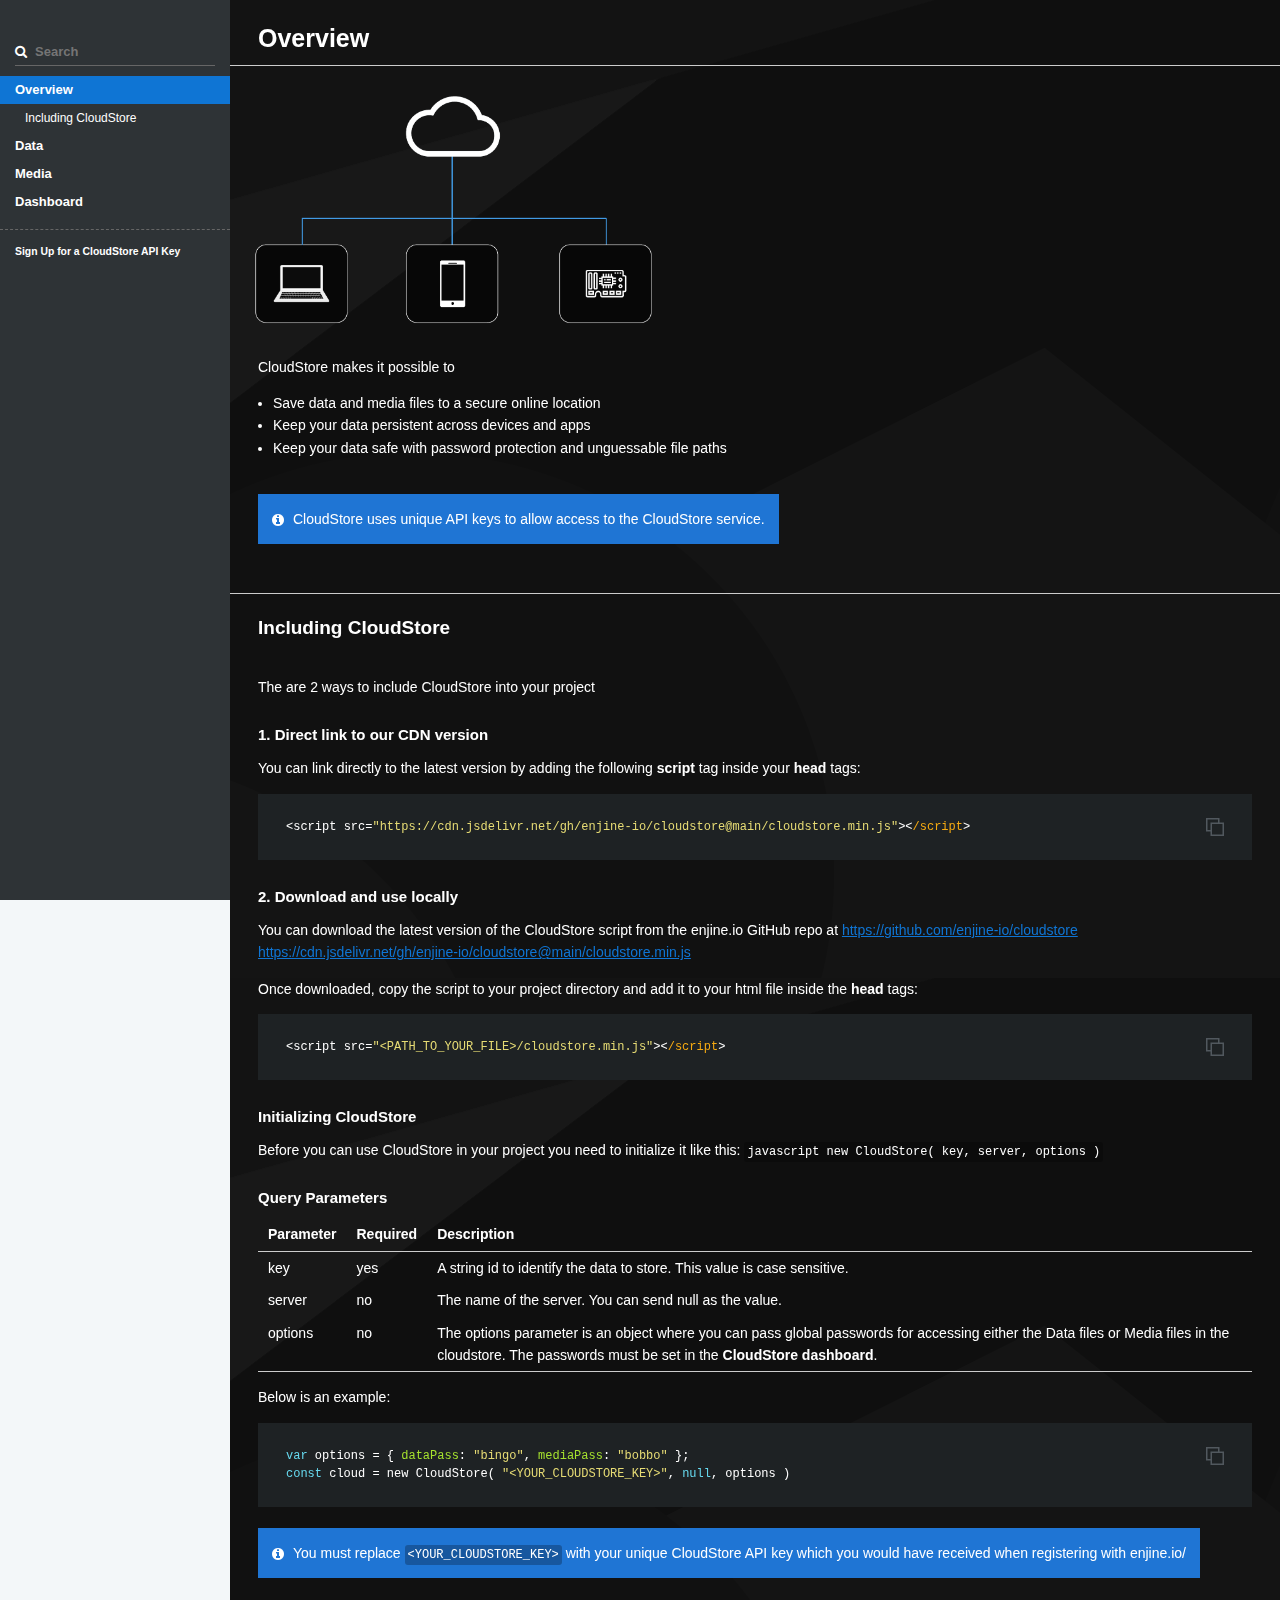
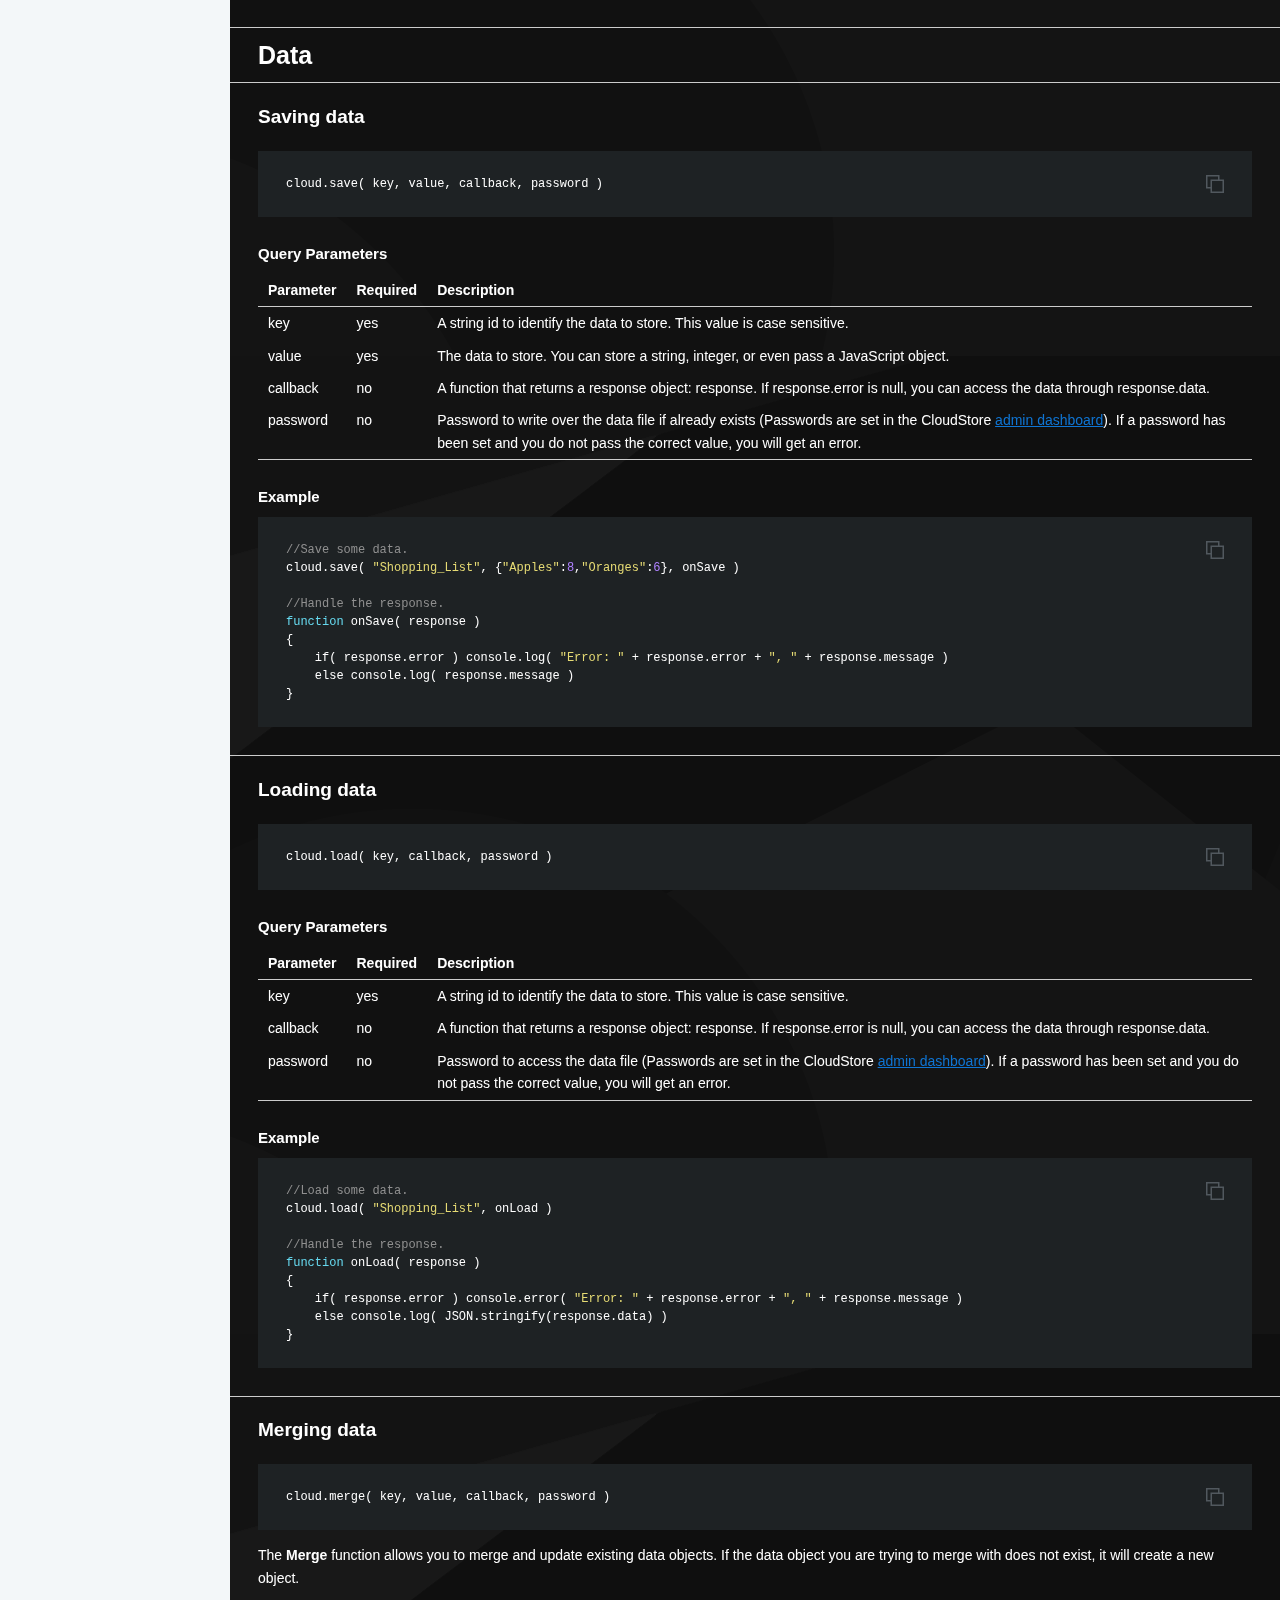
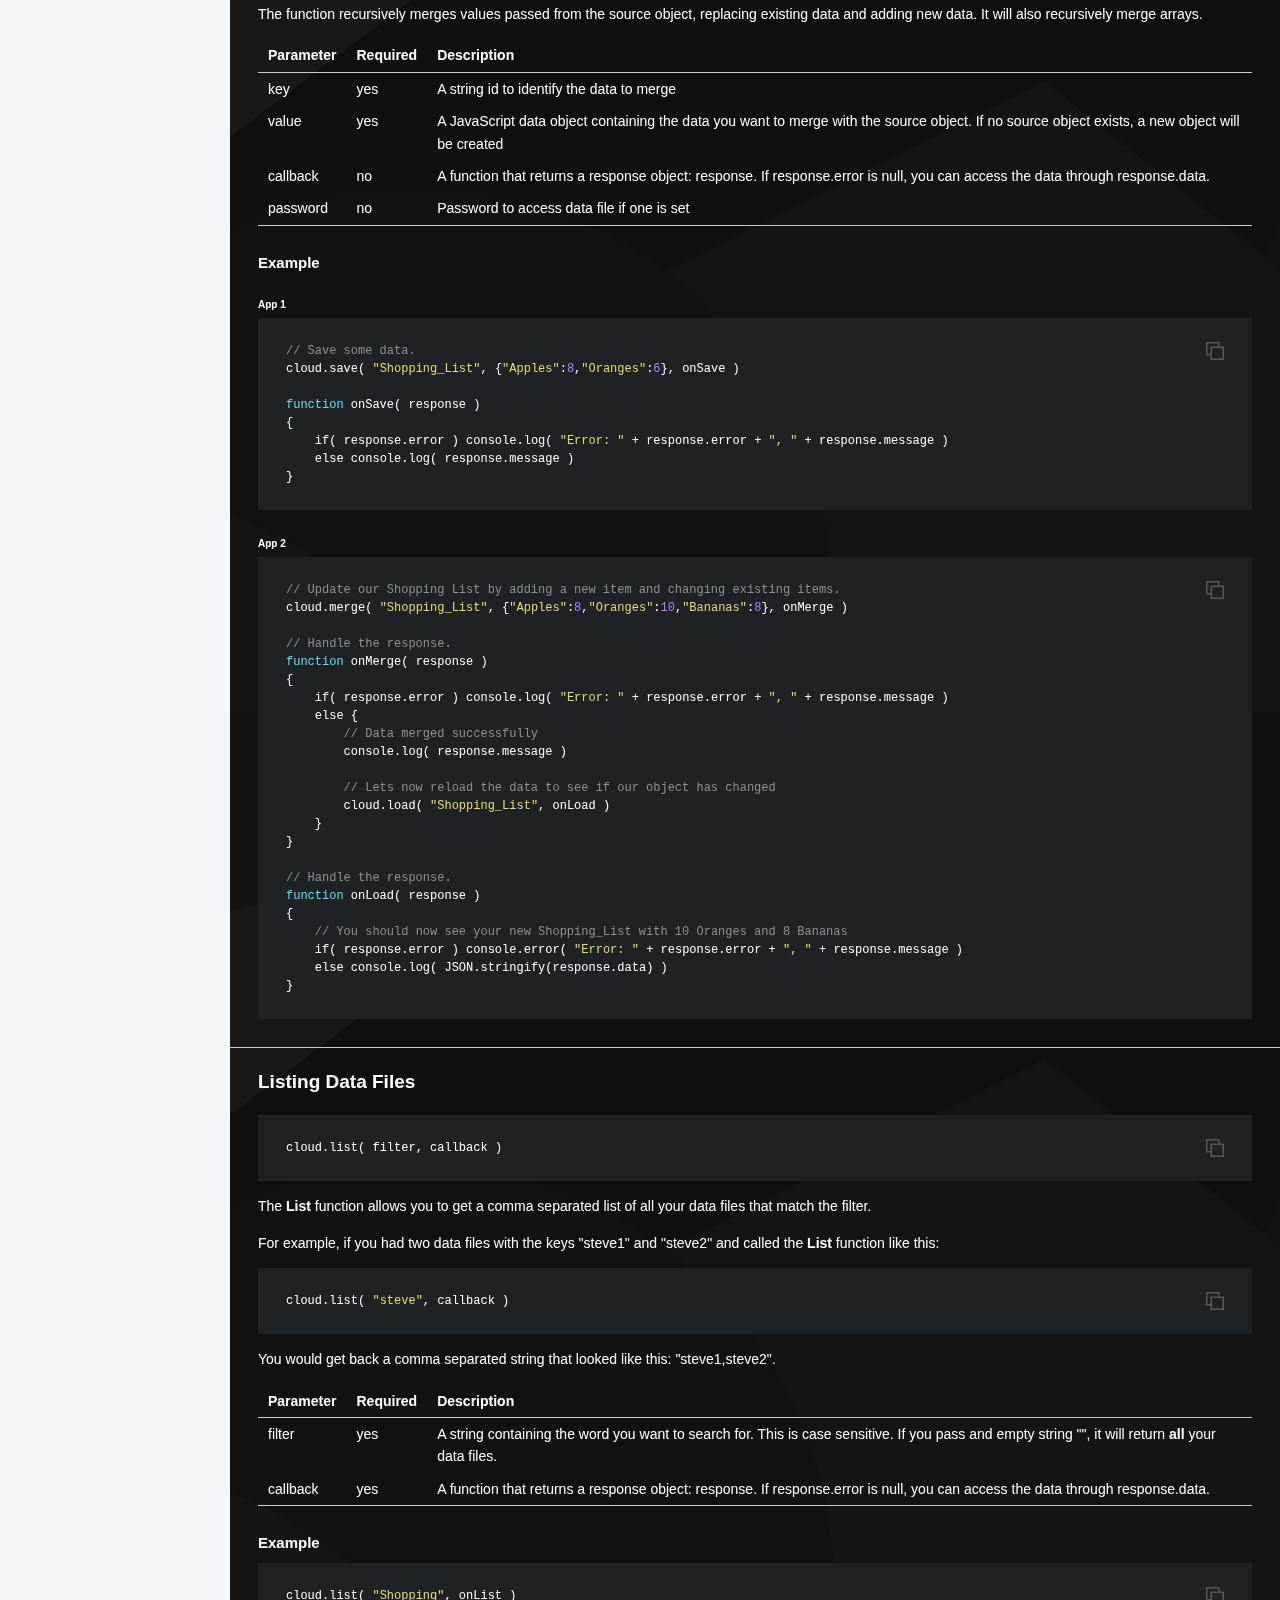
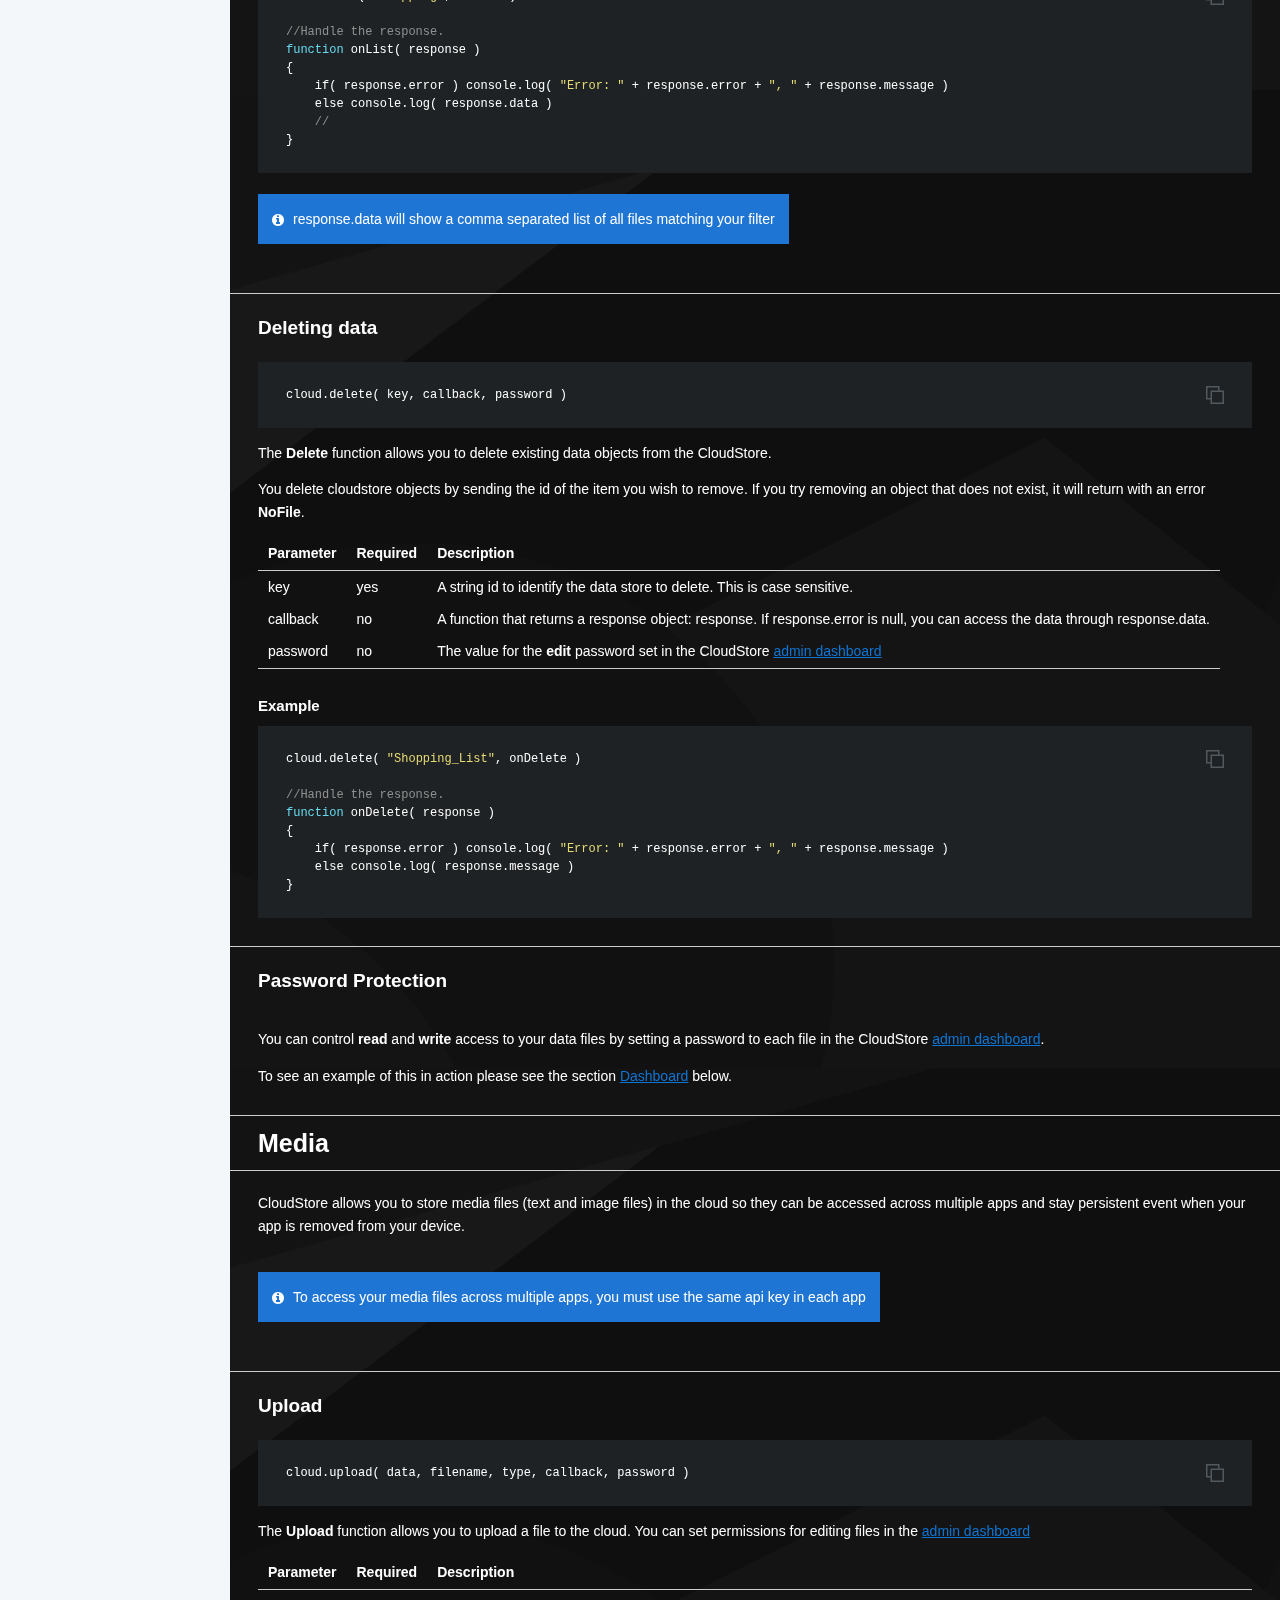
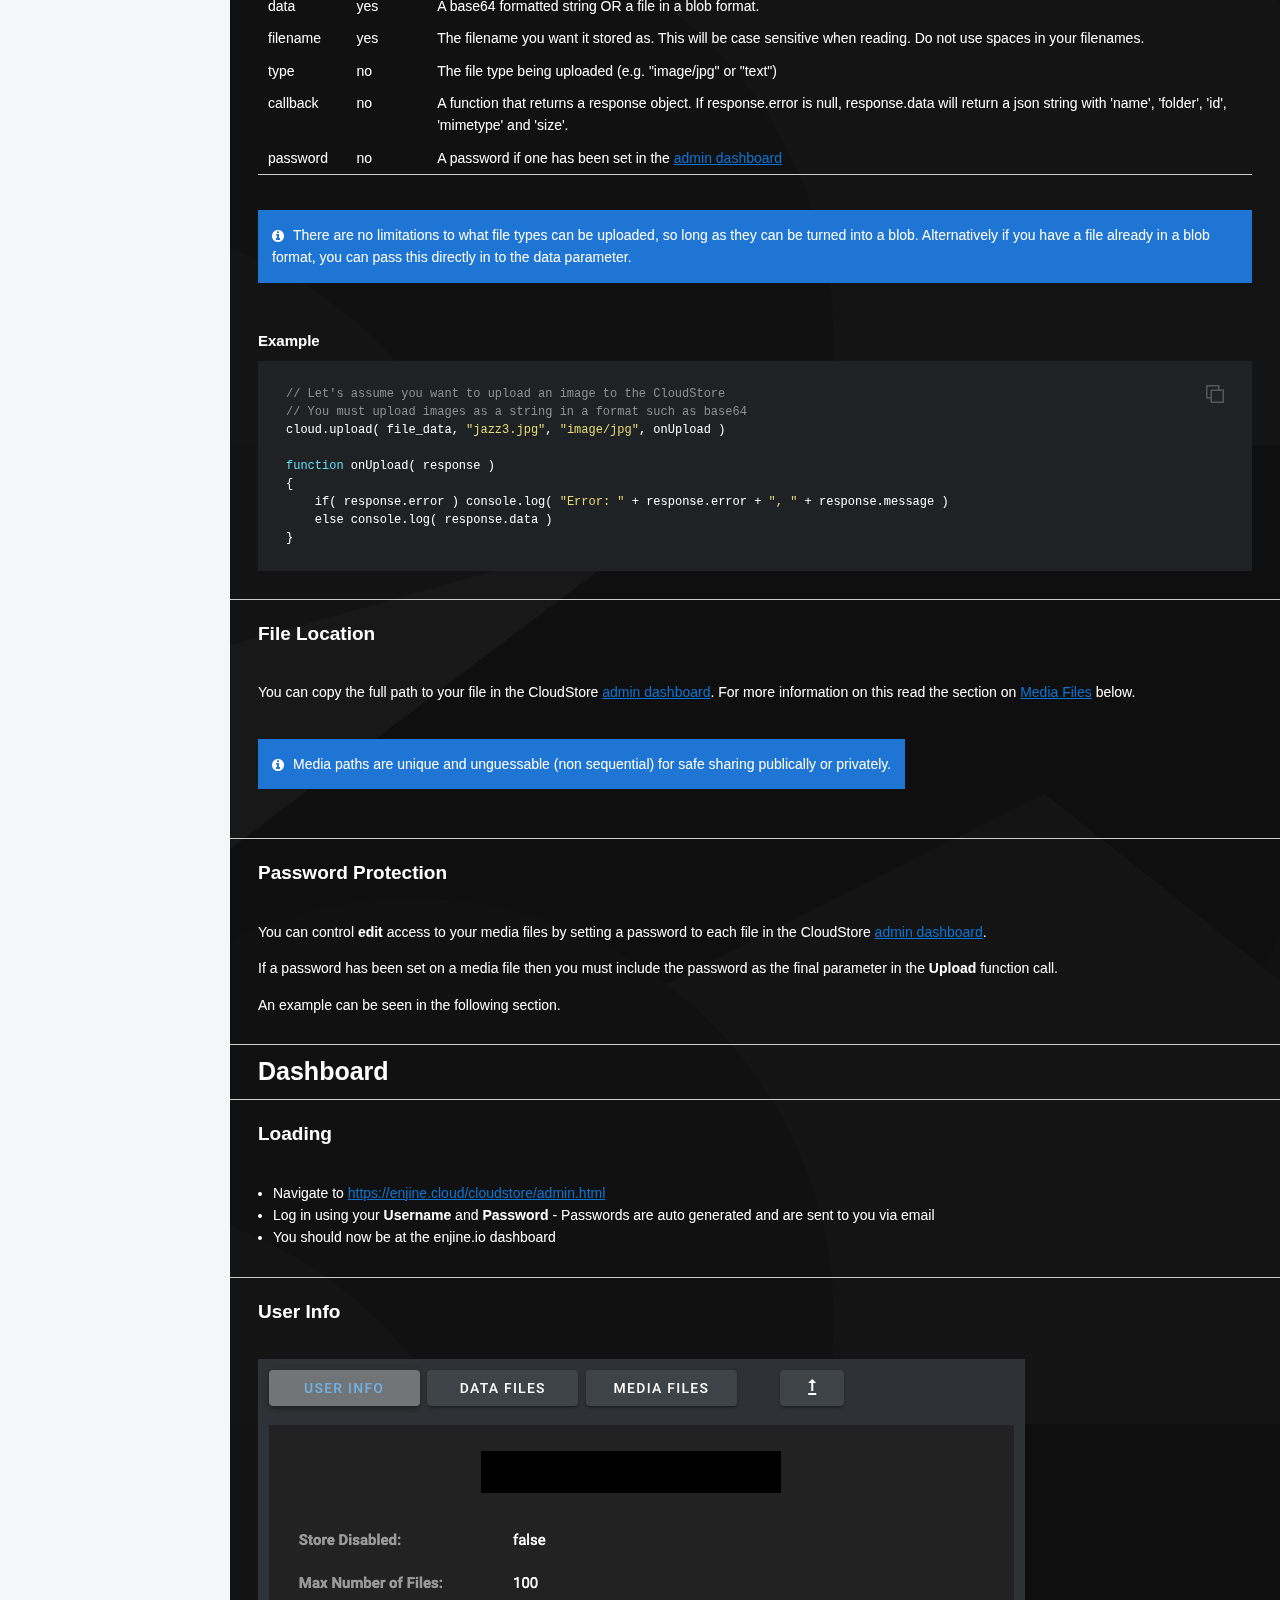
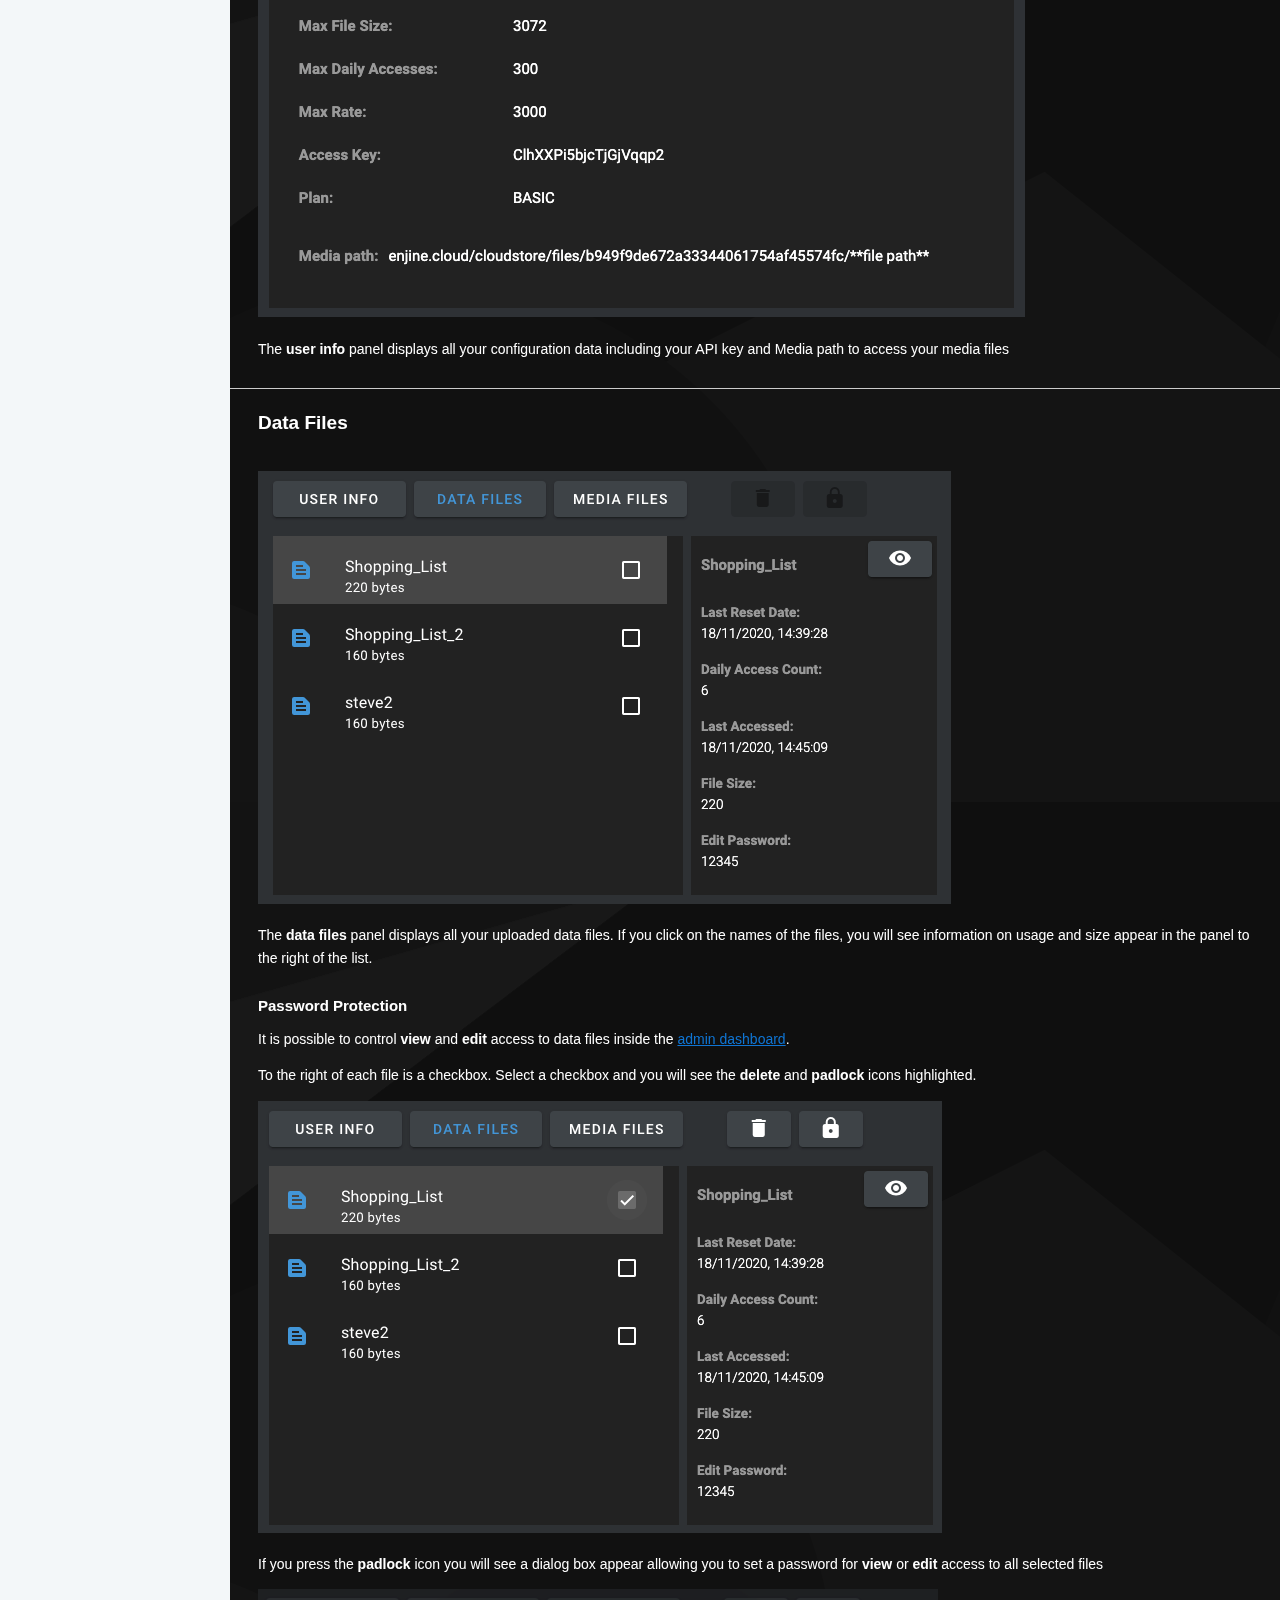
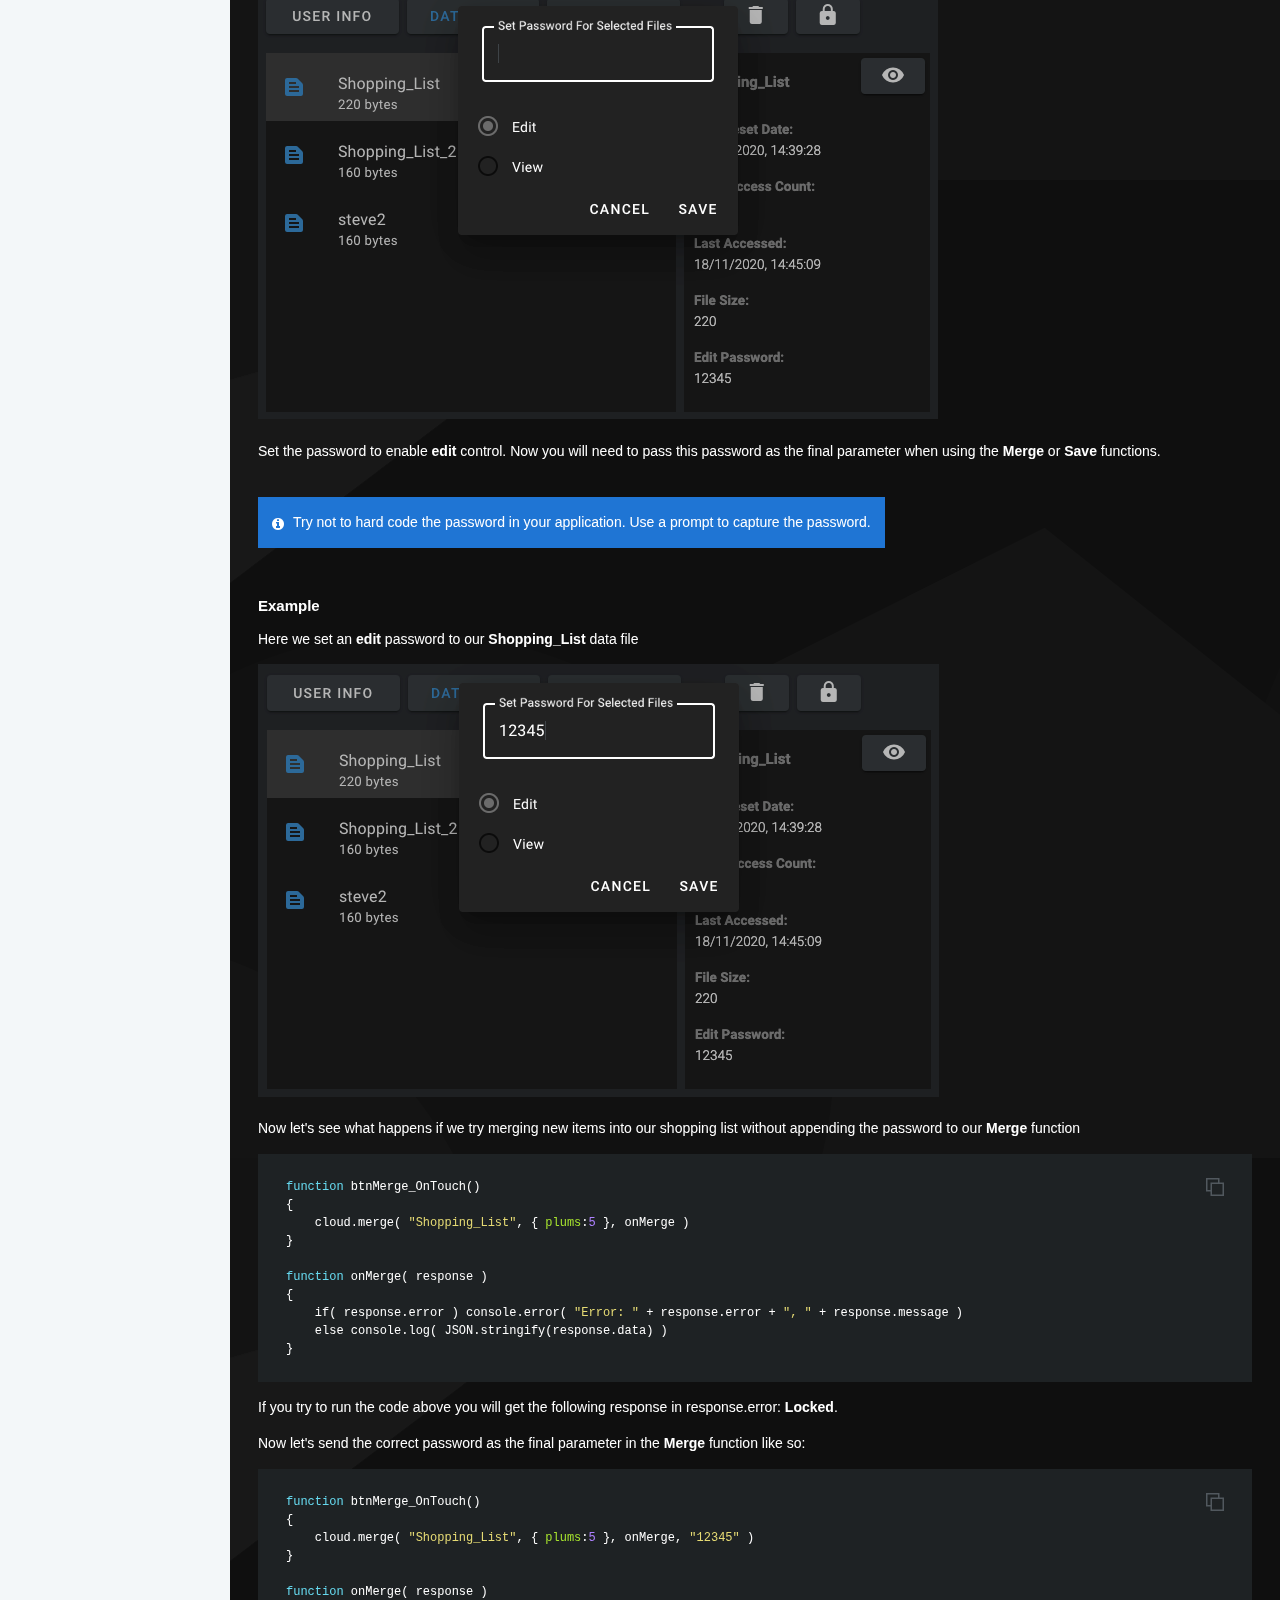
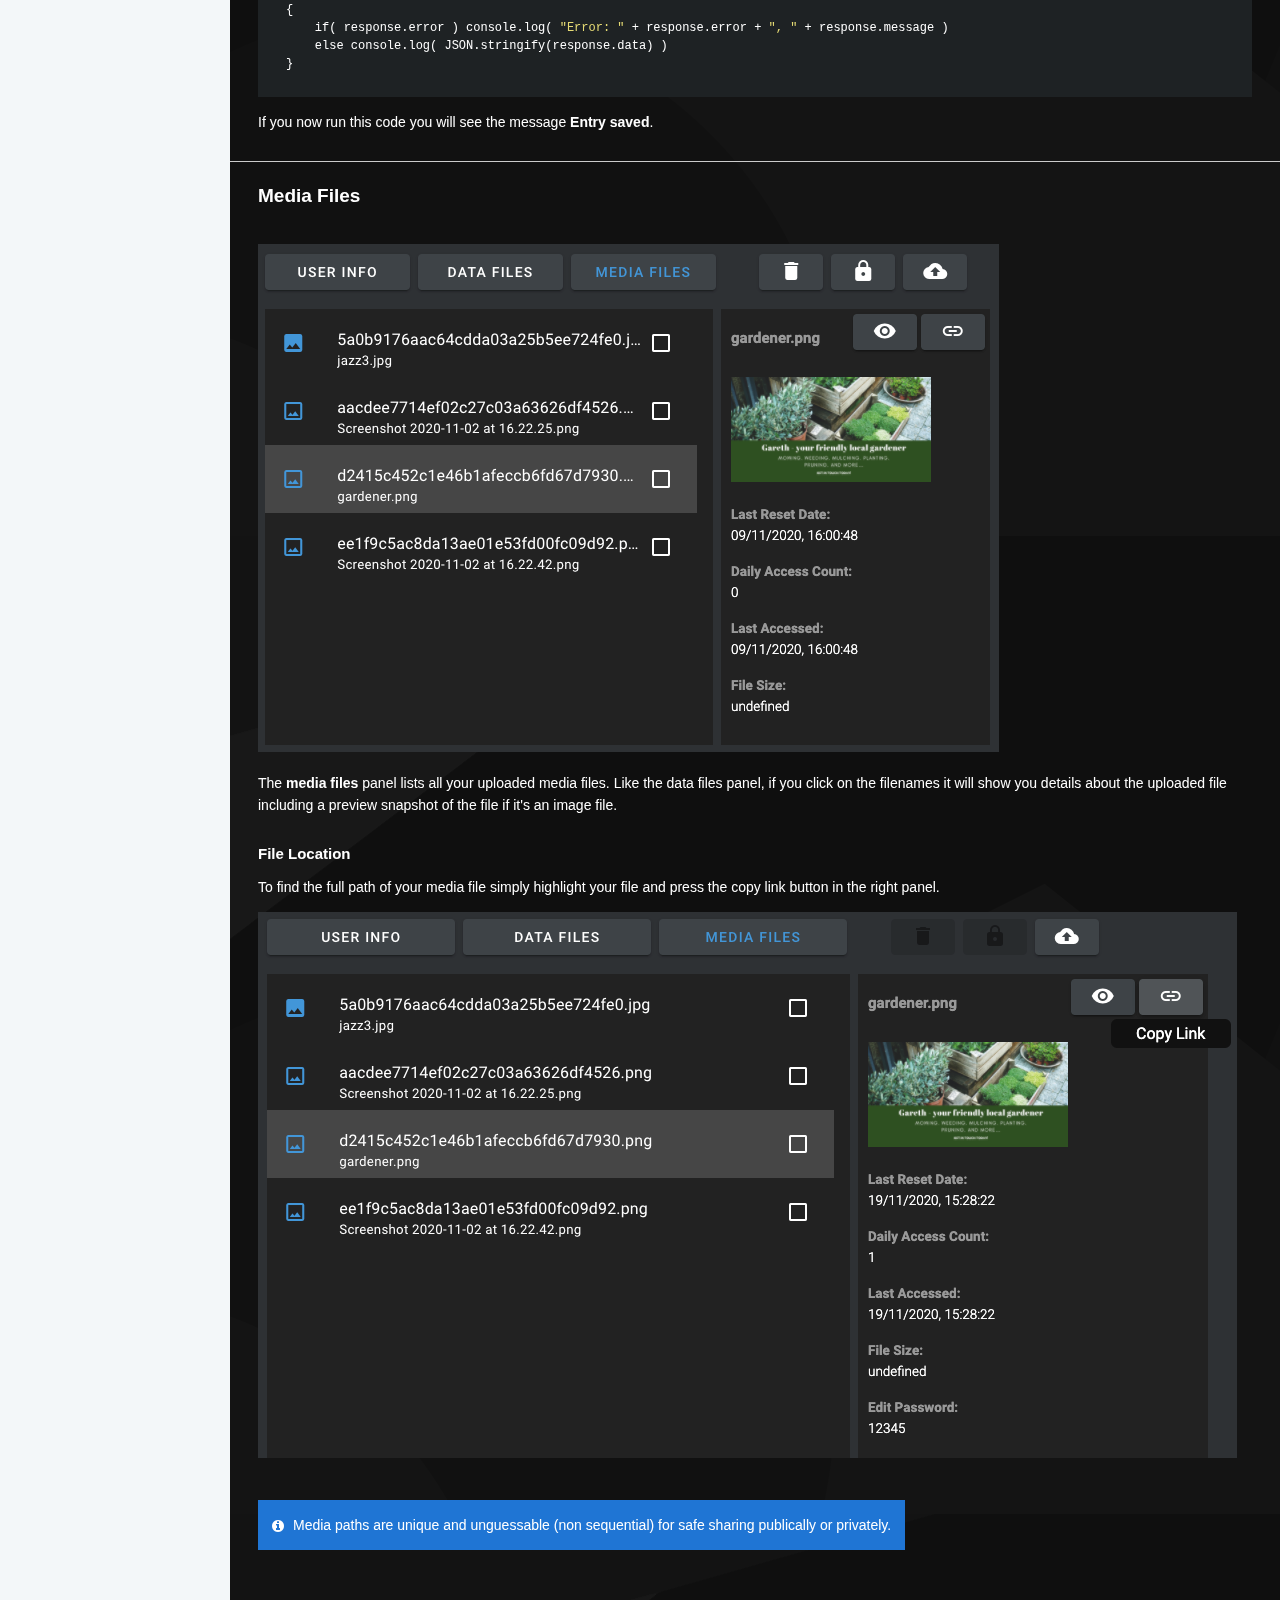
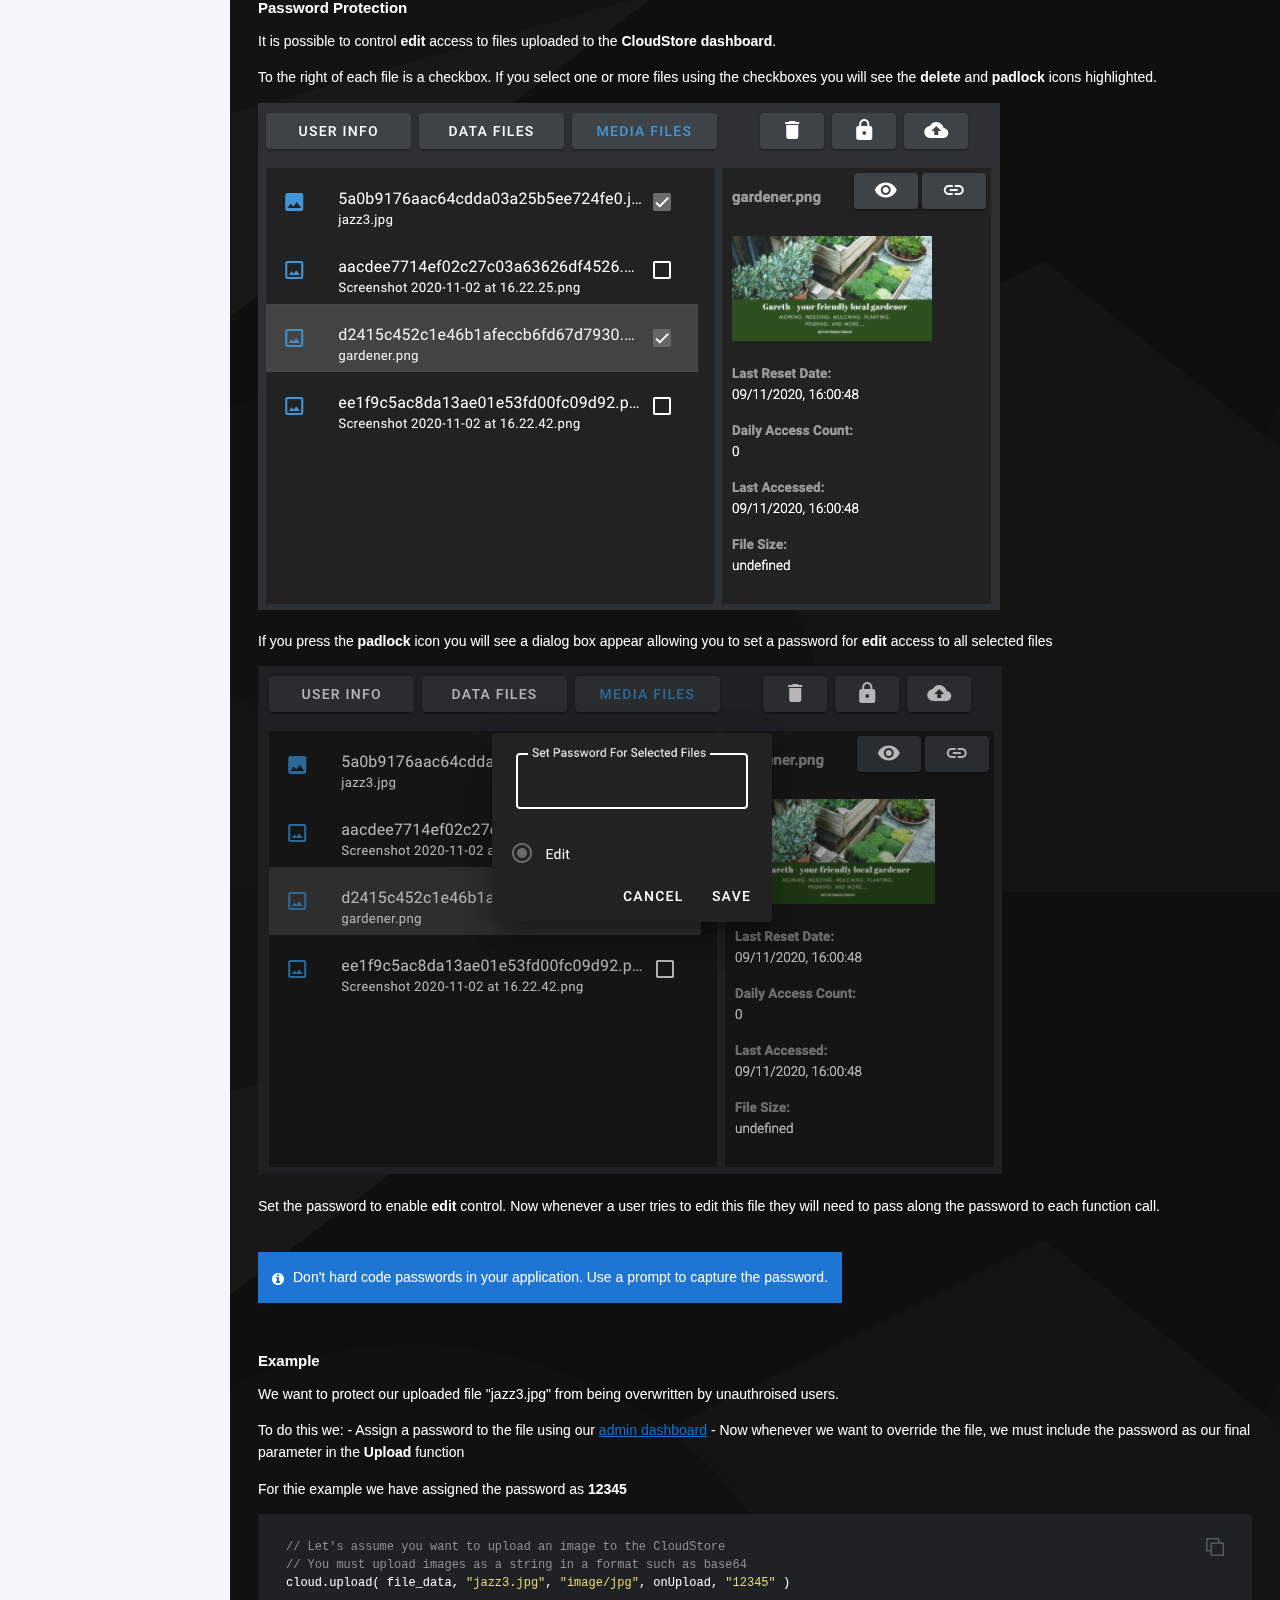
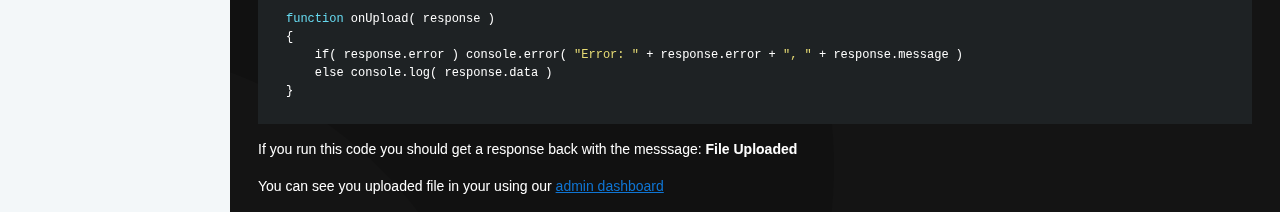
<file: docs/index.html>
<!doctype html>
<html>
  <head>
    <meta charset="utf-8">
    <meta content="IE=edge,chrome=1" http-equiv="X-UA-Compatible">
    <meta name="viewport" content="width=device-width, initial-scale=1, maximum-scale=1">
    <title>enjine.io CloudStore</title>

    <style media="screen">
      .highlight table td { padding: 5px; }
.highlight table pre { margin: 0; }
.highlight .gh {
  color: #999999;
}
.highlight .sr {
  color: #f6aa11;
}
.highlight .go {
  color: #888888;
}
.highlight .gp {
  color: #555555;
}
.highlight .gs {
}
.highlight .gu {
  color: #aaaaaa;
}
.highlight .nb {
  color: #f6aa11;
}
.highlight .cm {
  color: #75715e;
}
.highlight .cp {
  color: #75715e;
}
.highlight .c1 {
  color: #75715e;
}
.highlight .cs {
  color: #75715e;
}
.highlight .c, .highlight .ch, .highlight .cd, .highlight .cpf {
  color: #75715e;
}
.highlight .err {
  color: #960050;
}
.highlight .gr {
  color: #960050;
}
.highlight .gt {
  color: #960050;
}
.highlight .gd {
  color: #49483e;
}
.highlight .gi {
  color: #49483e;
}
.highlight .ge {
  color: #49483e;
}
.highlight .kc {
  color: #66d9ef;
}
.highlight .kd {
  color: #66d9ef;
}
.highlight .kr {
  color: #66d9ef;
}
.highlight .no {
  color: #66d9ef;
}
.highlight .kt {
  color: #66d9ef;
}
.highlight .mf {
  color: #ae81ff;
}
.highlight .mh {
  color: #ae81ff;
}
.highlight .il {
  color: #ae81ff;
}
.highlight .mi {
  color: #ae81ff;
}
.highlight .mo {
  color: #ae81ff;
}
.highlight .m, .highlight .mb, .highlight .mx {
  color: #ae81ff;
}
.highlight .sc {
  color: #ae81ff;
}
.highlight .se {
  color: #ae81ff;
}
.highlight .ss {
  color: #ae81ff;
}
.highlight .sd {
  color: #e6db74;
}
.highlight .s2 {
  color: #e6db74;
}
.highlight .sb {
  color: #e6db74;
}
.highlight .sh {
  color: #e6db74;
}
.highlight .si {
  color: #e6db74;
}
.highlight .sx {
  color: #e6db74;
}
.highlight .s1 {
  color: #e6db74;
}
.highlight .s, .highlight .sa, .highlight .dl {
  color: #e6db74;
}
.highlight .na {
  color: #a6e22e;
}
.highlight .nc {
  color: #a6e22e;
}
.highlight .nd {
  color: #a6e22e;
}
.highlight .ne {
  color: #a6e22e;
}
.highlight .nf, .highlight .fm {
  color: #a6e22e;
}
.highlight .vc {
  color: #ffffff;
}
.highlight .nn {
  color: #ffffff;
}
.highlight .ni {
  color: #ffffff;
}
.highlight .bp {
  color: #ffffff;
}
.highlight .vg {
  color: #ffffff;
}
.highlight .vi {
  color: #ffffff;
}
.highlight .nv, .highlight .vm {
  color: #ffffff;
}
.highlight .w {
  color: #ffffff;
}
.highlight {
  color: #ffffff;
}
.highlight .n, .highlight .py, .highlight .nx {
  color: #ffffff;
}
.highlight .nl {
  color: #f92672;
}
.highlight .ow {
  color: #f92672;
}
.highlight .nt {
  color: #f92672;
}
.highlight .k, .highlight .kv {
  color: #f92672;
}
.highlight .kn {
  color: #f92672;
}
.highlight .kp {
  color: #f92672;
}
.highlight .o {
  color: #f92672;
}
    </style>
    <style media="print">
      * {
        -webkit-transition:none!important;
        transition:none!important;
      }
      .highlight table td { padding: 5px; }
.highlight table pre { margin: 0; }
.highlight, .highlight .w {
  color: #586e75;
}
.highlight .err {
  color: #002b36;
  background-color: #dc322f;
}
.highlight .c, .highlight .ch, .highlight .cd, .highlight .cm, .highlight .cpf, .highlight .c1, .highlight .cs {
  color: #657b83;
}
.highlight .cp {
  color: #b58900;
}
.highlight .nt {
  color: #b58900;
}
.highlight .o, .highlight .ow {
  color: #93a1a1;
}
.highlight .p, .highlight .pi {
  color: #93a1a1;
}
.highlight .gi {
  color: #859900;
}
.highlight .gd {
  color: #dc322f;
}
.highlight .gh {
  color: #268bd2;
  background-color: #002b36;
  font-weight: bold;
}
.highlight .k, .highlight .kn, .highlight .kp, .highlight .kr, .highlight .kv {
  color: #6c71c4;
}
.highlight .kc {
  color: #cb4b16;
}
.highlight .kt {
  color: #cb4b16;
}
.highlight .kd {
  color: #cb4b16;
}
.highlight .s, .highlight .sa, .highlight .sb, .highlight .sc, .highlight .dl, .highlight .sd, .highlight .s2, .highlight .sh, .highlight .sx, .highlight .s1 {
  color: #859900;
}
.highlight .sr {
  color: #2aa198;
}
.highlight .si {
  color: #d33682;
}
.highlight .se {
  color: #d33682;
}
.highlight .nn {
  color: #b58900;
}
.highlight .nc {
  color: #b58900;
}
.highlight .no {
  color: #b58900;
}
.highlight .na {
  color: #268bd2;
}
.highlight .m, .highlight .mb, .highlight .mf, .highlight .mh, .highlight .mi, .highlight .il, .highlight .mo, .highlight .mx {
  color: #859900;
}
.highlight .ss {
  color: #859900;
}
    </style>
    <link href="stylesheets/screen-de1c7ad8.css" rel="stylesheet" media="screen" />
    <link href="stylesheets/print-953e3353.css" rel="stylesheet" media="print" />
      <script src="javascripts/all-7e253337.js"></script>

    <script>
      $(function() { setupCodeCopy(); });
    </script>
  </head>

  <body class="index" data-languages="[&quot;javascript&quot;]">
    <a href="#" id="nav-button">
      <span>
        NAV
        <img src="images/navbar-cad8cdcb.png" alt="" />
      </span>
    </a>
    <div class="toc-wrapper">
      <img src="images/logo-bd503ead.png" class="logo" alt="" />
        <div class="lang-selector">
              <a href="#" data-language-name="javascript">javascript</a>
        </div>
        <div class="search">
          <input type="text" class="search" id="input-search" placeholder="Search">
        </div>
        <ul class="search-results"></ul>
      <ul id="toc" class="toc-list-h1">
          <li>
            <a href="#overview" class="toc-h1 toc-link" data-title="Overview">Overview</a>
              <ul class="toc-list-h2">
                  <li>
                    <a href="#including-cloudstore" class="toc-h2 toc-link" data-title="Including CloudStore">Including CloudStore</a>
                  </li>
              </ul>
          </li>
          <li>
            <a href="#data" class="toc-h1 toc-link" data-title="Data">Data</a>
              <ul class="toc-list-h2">
                  <li>
                    <a href="#saving-data" class="toc-h2 toc-link" data-title="Saving data">Saving data</a>
                  </li>
                  <li>
                    <a href="#loading-data" class="toc-h2 toc-link" data-title="Loading data">Loading data</a>
                  </li>
                  <li>
                    <a href="#merging-data" class="toc-h2 toc-link" data-title="Merging data">Merging data</a>
                  </li>
                  <li>
                    <a href="#listing-data-files" class="toc-h2 toc-link" data-title="Listing Data Files">Listing Data Files</a>
                  </li>
                  <li>
                    <a href="#deleting-data" class="toc-h2 toc-link" data-title="Deleting data">Deleting data</a>
                  </li>
                  <li>
                    <a href="#password-protection" class="toc-h2 toc-link" data-title="Password Protection">Password Protection</a>
                  </li>
              </ul>
          </li>
          <li>
            <a href="#media" class="toc-h1 toc-link" data-title="Media">Media</a>
              <ul class="toc-list-h2">
                  <li>
                    <a href="#upload" class="toc-h2 toc-link" data-title="Upload">Upload</a>
                  </li>
                  <li>
                    <a href="#file-location" class="toc-h2 toc-link" data-title="File Location">File Location</a>
                  </li>
                  <li>
                    <a href="#password-protection-2" class="toc-h2 toc-link" data-title="Password Protection">Password Protection</a>
                  </li>
              </ul>
          </li>
          <li>
            <a href="#dashboard" class="toc-h1 toc-link" data-title="Dashboard">Dashboard</a>
              <ul class="toc-list-h2">
                  <li>
                    <a href="#loading" class="toc-h2 toc-link" data-title="Loading">Loading</a>
                  </li>
                  <li>
                    <a href="#user-info" class="toc-h2 toc-link" data-title="User Info">User Info</a>
                  </li>
                  <li>
                    <a href="#data-files" class="toc-h2 toc-link" data-title="Data Files">Data Files</a>
                  </li>
                  <li>
                    <a href="#media-files" class="toc-h2 toc-link" data-title="Media Files">Media Files</a>
                  </li>
              </ul>
          </li>
      </ul>
        <ul class="toc-footer">
            <li><a href='http://enjine.io/index.php/platforms/cloud/#idPricing'>Sign Up for a CloudStore API Key</a></li>
        </ul>
    </div>
    <div class="page-wrapper">
      <div class="dark-box"></div>
      <div class="content">
        <h1 id='overview'>Overview</h1>
<div id="img-overview"><img src="images/enjine_io_architecture-5955c480.png" alt="" /></div>

<p>CloudStore makes it possible to</p>

<ul>
<li>Save data and media files to a secure online location</li>
<li>Keep your data persistent across devices and apps</li>
<li>Keep your data safe with password protection and unguessable file paths</li>
</ul>

<blockquote>
<aside class="notice-right">CloudStore uses unique API keys to allow access to the CloudStore service.</aside>
</blockquote>
<h2 id='including-cloudstore'>Including CloudStore</h2>
<p>The are 2 ways to include CloudStore into your project</p>
<h3 id='1-direct-link-to-our-cdn-version'>1. Direct link to our CDN version</h3>
<p>You can link directly to the latest version by adding the following <strong>script</strong> tag inside your <strong>head</strong> tags:</p>
<div class="highlight"><pre class="highlight javascript tab-javascript"><code><span class="o">&lt;</span><span class="nx">script</span> <span class="nx">src</span><span class="o">=</span><span class="dl">"</span><span class="s2">https://cdn.jsdelivr.net/gh/enjine-io/cloudstore@main/cloudstore.min.js</span><span class="dl">"</span><span class="o">&gt;&lt;</span><span class="sr">/script</span><span class="err">&gt;
</span></code></pre></div><h3 id='2-download-and-use-locally'>2. Download and use locally</h3>
<p>You can download the latest version of the CloudStore script from the enjine.io GitHub repo at <a href="https://github.com/enjine-io/cloudstore">https://github.com/enjine-io/cloudstore</a>
 <a href="https://cdn.jsdelivr.net/gh/enjine-io/cloudstore@main/cloudstore.min.js">https://cdn.jsdelivr.net/gh/enjine-io/cloudstore@main/cloudstore.min.js</a></p>

<p>Once downloaded, copy the script to your project directory and add it to your html file inside the <strong>head</strong> tags:</p>
<div class="highlight"><pre class="highlight javascript tab-javascript"><code><span class="o">&lt;</span><span class="nx">script</span> <span class="nx">src</span><span class="o">=</span><span class="dl">"</span><span class="s2">&lt;PATH_TO_YOUR_FILE&gt;/cloudstore.min.js</span><span class="dl">"</span><span class="o">&gt;&lt;</span><span class="sr">/script</span><span class="err">&gt;
</span></code></pre></div><h3 id='initializing-cloudstore'>Initializing CloudStore</h3>
<p>Before you can use CloudStore in your project you need to initialize it like this:
<code>javascript
new CloudStore( key, server, options )
</code></p>
<h3 id='query-parameters'>Query Parameters</h3>
<table><thead>
<tr>
<th>Parameter</th>
<th>Required</th>
<th>Description</th>
</tr>
</thead><tbody>
<tr>
<td>key</td>
<td>yes</td>
<td>A string id to identify the data to store. This value is case sensitive.</td>
</tr>
<tr>
<td>server</td>
<td>no</td>
<td>The name of the server.  You can send null as the value.</td>
</tr>
<tr>
<td>options</td>
<td>no</td>
<td>The options parameter is an object where you can pass global passwords for accessing either the Data files or Media files in the cloudstore.  The passwords must be set in the <strong>CloudStore dashboard</strong>.</td>
</tr>
</tbody></table>

<p>Below is an example:</p>
<div class="highlight"><pre class="highlight javascript tab-javascript"><code><span class="kd">var</span> <span class="nx">options</span> <span class="o">=</span> <span class="p">{</span> <span class="na">dataPass</span><span class="p">:</span> <span class="dl">"</span><span class="s2">bingo</span><span class="dl">"</span><span class="p">,</span> <span class="na">mediaPass</span><span class="p">:</span> <span class="dl">"</span><span class="s2">bobbo</span><span class="dl">"</span> <span class="p">};</span>
<span class="kd">const</span> <span class="nx">cloud</span> <span class="o">=</span> <span class="k">new</span> <span class="nx">CloudStore</span><span class="p">(</span> <span class="dl">"</span><span class="s2">&lt;YOUR_CLOUDSTORE_KEY&gt;</span><span class="dl">"</span><span class="p">,</span> <span class="kc">null</span><span class="p">,</span> <span class="nx">options</span> <span class="p">)</span>
</code></pre></div>
<blockquote>
<aside class="notice-right">You must replace <code>&lt;YOUR_CLOUDSTORE_KEY&gt;</code> with your unique CloudStore API key which you would have received when registering with enjine.io/</aside>
</blockquote>
<h1 id='data'>Data</h1><h2 id='saving-data'>Saving data</h2><div class="highlight"><pre class="highlight javascript tab-javascript"><code><span class="nx">cloud</span><span class="p">.</span><span class="nx">save</span><span class="p">(</span> <span class="nx">key</span><span class="p">,</span> <span class="nx">value</span><span class="p">,</span> <span class="nx">callback</span><span class="p">,</span> <span class="nx">password</span> <span class="p">)</span>
</code></pre></div><h3 id='query-parameters-2'>Query Parameters</h3>
<table><thead>
<tr>
<th>Parameter</th>
<th>Required</th>
<th>Description</th>
</tr>
</thead><tbody>
<tr>
<td>key</td>
<td>yes</td>
<td>A string id to identify the data to store. This value is case sensitive.</td>
</tr>
<tr>
<td>value</td>
<td>yes</td>
<td>The data to store.  You can store a string, integer, or even pass a JavaScript object.</td>
</tr>
<tr>
<td>callback</td>
<td>no</td>
<td>A function that returns a response object: response.  If response.error is null, you can access the data through response.data.</td>
</tr>
<tr>
<td>password</td>
<td>no</td>
<td>Password to write over the data file if already exists (Passwords are set in the CloudStore <a href="https://enjine.cloud/cloudstore/admin.html">admin dashboard</a>). If a password has been set and you do not pass the correct value, you will get an error.</td>
</tr>
</tbody></table>
<h3 id='example'>Example</h3><div class="highlight"><pre class="highlight javascript tab-javascript"><code><span class="c1">//Save some data.</span>
<span class="nx">cloud</span><span class="p">.</span><span class="nx">save</span><span class="p">(</span> <span class="dl">"</span><span class="s2">Shopping_List</span><span class="dl">"</span><span class="p">,</span> <span class="p">{</span><span class="dl">"</span><span class="s2">Apples</span><span class="dl">"</span><span class="p">:</span><span class="mi">8</span><span class="p">,</span><span class="dl">"</span><span class="s2">Oranges</span><span class="dl">"</span><span class="p">:</span><span class="mi">6</span><span class="p">},</span> <span class="nx">onSave</span> <span class="p">)</span>

<span class="c1">//Handle the response.</span>
<span class="kd">function</span> <span class="nx">onSave</span><span class="p">(</span> <span class="nx">response</span> <span class="p">)</span>
<span class="p">{</span>
    <span class="k">if</span><span class="p">(</span> <span class="nx">response</span><span class="p">.</span><span class="nx">error</span> <span class="p">)</span> <span class="nx">console</span><span class="p">.</span><span class="nx">log</span><span class="p">(</span> <span class="dl">"</span><span class="s2">Error: </span><span class="dl">"</span> <span class="o">+</span> <span class="nx">response</span><span class="p">.</span><span class="nx">error</span> <span class="o">+</span> <span class="dl">"</span><span class="s2">, </span><span class="dl">"</span> <span class="o">+</span> <span class="nx">response</span><span class="p">.</span><span class="nx">message</span> <span class="p">)</span>
    <span class="k">else</span> <span class="nx">console</span><span class="p">.</span><span class="nx">log</span><span class="p">(</span> <span class="nx">response</span><span class="p">.</span><span class="nx">message</span> <span class="p">)</span>
<span class="p">}</span>
</code></pre></div><h2 id='loading-data'>Loading data</h2><div class="highlight"><pre class="highlight javascript tab-javascript"><code><span class="nx">cloud</span><span class="p">.</span><span class="nx">load</span><span class="p">(</span> <span class="nx">key</span><span class="p">,</span> <span class="nx">callback</span><span class="p">,</span> <span class="nx">password</span> <span class="p">)</span>
</code></pre></div><h3 id='query-parameters-3'>Query Parameters</h3>
<table><thead>
<tr>
<th>Parameter</th>
<th>Required</th>
<th>Description</th>
</tr>
</thead><tbody>
<tr>
<td>key</td>
<td>yes</td>
<td>A string id to identify the data to store. This value is case sensitive.</td>
</tr>
<tr>
<td>callback</td>
<td>no</td>
<td>A function that returns a response object: response.  If response.error is null, you can access the data through response.data.</td>
</tr>
<tr>
<td>password</td>
<td>no</td>
<td>Password to access the data file (Passwords are set in the CloudStore <a href="https://enjine.cloud/cloudstore/admin.html">admin dashboard</a>). If a password has been set and you do not pass the correct value, you will get an error.</td>
</tr>
</tbody></table>
<h3 id='example-2'>Example</h3><div class="highlight"><pre class="highlight javascript tab-javascript"><code><span class="c1">//Load some data.</span>
<span class="nx">cloud</span><span class="p">.</span><span class="nx">load</span><span class="p">(</span> <span class="dl">"</span><span class="s2">Shopping_List</span><span class="dl">"</span><span class="p">,</span> <span class="nx">onLoad</span> <span class="p">)</span>

<span class="c1">//Handle the response.</span>
<span class="kd">function</span> <span class="nx">onLoad</span><span class="p">(</span> <span class="nx">response</span> <span class="p">)</span>
<span class="p">{</span>
    <span class="k">if</span><span class="p">(</span> <span class="nx">response</span><span class="p">.</span><span class="nx">error</span> <span class="p">)</span> <span class="nx">console</span><span class="p">.</span><span class="nx">error</span><span class="p">(</span> <span class="dl">"</span><span class="s2">Error: </span><span class="dl">"</span> <span class="o">+</span> <span class="nx">response</span><span class="p">.</span><span class="nx">error</span> <span class="o">+</span> <span class="dl">"</span><span class="s2">, </span><span class="dl">"</span> <span class="o">+</span> <span class="nx">response</span><span class="p">.</span><span class="nx">message</span> <span class="p">)</span>
    <span class="k">else</span> <span class="nx">console</span><span class="p">.</span><span class="nx">log</span><span class="p">(</span> <span class="nx">JSON</span><span class="p">.</span><span class="nx">stringify</span><span class="p">(</span><span class="nx">response</span><span class="p">.</span><span class="nx">data</span><span class="p">)</span> <span class="p">)</span>
<span class="p">}</span>
</code></pre></div><h2 id='merging-data'>Merging data</h2><div class="highlight"><pre class="highlight javascript tab-javascript"><code><span class="nx">cloud</span><span class="p">.</span><span class="nx">merge</span><span class="p">(</span> <span class="nx">key</span><span class="p">,</span> <span class="nx">value</span><span class="p">,</span> <span class="nx">callback</span><span class="p">,</span> <span class="nx">password</span> <span class="p">)</span>
</code></pre></div>
<p>The <strong>Merge</strong> function allows you to merge and update existing data objects.  If the data object you are trying to merge with does not exist, it will create a new object.</p>

<p>The function recursively merges values passed from the source object, replacing existing data and adding new data.  It will also recursively merge arrays.</p>

<table><thead>
<tr>
<th>Parameter</th>
<th>Required</th>
<th>Description</th>
</tr>
</thead><tbody>
<tr>
<td>key</td>
<td>yes</td>
<td>A string id to identify the data to merge</td>
</tr>
<tr>
<td>value</td>
<td>yes</td>
<td>A JavaScript data object containing the data you want to merge with the source object.  If no source object exists, a new object will be created</td>
</tr>
<tr>
<td>callback</td>
<td>no</td>
<td>A function that returns a response object: response.  If response.error is null, you can access the data through response.data.</td>
</tr>
<tr>
<td>password</td>
<td>no</td>
<td>Password to access data file if one is set</td>
</tr>
</tbody></table>
<h3 id='example-3'>Example</h3><h4 id='app-1'>App 1</h4><div class="highlight"><pre class="highlight javascript tab-javascript"><code><span class="c1">// Save some data.</span>
<span class="nx">cloud</span><span class="p">.</span><span class="nx">save</span><span class="p">(</span> <span class="dl">"</span><span class="s2">Shopping_List</span><span class="dl">"</span><span class="p">,</span> <span class="p">{</span><span class="dl">"</span><span class="s2">Apples</span><span class="dl">"</span><span class="p">:</span><span class="mi">8</span><span class="p">,</span><span class="dl">"</span><span class="s2">Oranges</span><span class="dl">"</span><span class="p">:</span><span class="mi">6</span><span class="p">},</span> <span class="nx">onSave</span> <span class="p">)</span>

<span class="kd">function</span> <span class="nx">onSave</span><span class="p">(</span> <span class="nx">response</span> <span class="p">)</span>
<span class="p">{</span>
    <span class="k">if</span><span class="p">(</span> <span class="nx">response</span><span class="p">.</span><span class="nx">error</span> <span class="p">)</span> <span class="nx">console</span><span class="p">.</span><span class="nx">log</span><span class="p">(</span> <span class="dl">"</span><span class="s2">Error: </span><span class="dl">"</span> <span class="o">+</span> <span class="nx">response</span><span class="p">.</span><span class="nx">error</span> <span class="o">+</span> <span class="dl">"</span><span class="s2">, </span><span class="dl">"</span> <span class="o">+</span> <span class="nx">response</span><span class="p">.</span><span class="nx">message</span> <span class="p">)</span>
    <span class="k">else</span> <span class="nx">console</span><span class="p">.</span><span class="nx">log</span><span class="p">(</span> <span class="nx">response</span><span class="p">.</span><span class="nx">message</span> <span class="p">)</span>
<span class="p">}</span>
</code></pre></div><h4 id='app-2'>App 2</h4><div class="highlight"><pre class="highlight javascript tab-javascript"><code><span class="c1">// Update our Shopping List by adding a new item and changing existing items.</span>
<span class="nx">cloud</span><span class="p">.</span><span class="nx">merge</span><span class="p">(</span> <span class="dl">"</span><span class="s2">Shopping_List</span><span class="dl">"</span><span class="p">,</span> <span class="p">{</span><span class="dl">"</span><span class="s2">Apples</span><span class="dl">"</span><span class="p">:</span><span class="mi">8</span><span class="p">,</span><span class="dl">"</span><span class="s2">Oranges</span><span class="dl">"</span><span class="p">:</span><span class="mi">10</span><span class="p">,</span><span class="dl">"</span><span class="s2">Bananas</span><span class="dl">"</span><span class="p">:</span><span class="mi">8</span><span class="p">},</span> <span class="nx">onMerge</span> <span class="p">)</span>

<span class="c1">// Handle the response.</span>
<span class="kd">function</span> <span class="nx">onMerge</span><span class="p">(</span> <span class="nx">response</span> <span class="p">)</span>
<span class="p">{</span>
    <span class="k">if</span><span class="p">(</span> <span class="nx">response</span><span class="p">.</span><span class="nx">error</span> <span class="p">)</span> <span class="nx">console</span><span class="p">.</span><span class="nx">log</span><span class="p">(</span> <span class="dl">"</span><span class="s2">Error: </span><span class="dl">"</span> <span class="o">+</span> <span class="nx">response</span><span class="p">.</span><span class="nx">error</span> <span class="o">+</span> <span class="dl">"</span><span class="s2">, </span><span class="dl">"</span> <span class="o">+</span> <span class="nx">response</span><span class="p">.</span><span class="nx">message</span> <span class="p">)</span>
    <span class="k">else</span> <span class="p">{</span>
        <span class="c1">// Data merged successfully    </span>
        <span class="nx">console</span><span class="p">.</span><span class="nx">log</span><span class="p">(</span> <span class="nx">response</span><span class="p">.</span><span class="nx">message</span> <span class="p">)</span>

        <span class="c1">// Lets now reload the data to see if our object has changed</span>
        <span class="nx">cloud</span><span class="p">.</span><span class="nx">load</span><span class="p">(</span> <span class="dl">"</span><span class="s2">Shopping_List</span><span class="dl">"</span><span class="p">,</span> <span class="nx">onLoad</span> <span class="p">)</span>        
    <span class="p">}</span>
<span class="p">}</span>

<span class="c1">// Handle the response.</span>
<span class="kd">function</span> <span class="nx">onLoad</span><span class="p">(</span> <span class="nx">response</span> <span class="p">)</span>
<span class="p">{</span>
    <span class="c1">// You should now see your new Shopping_List with 10 Oranges and 8 Bananas</span>
    <span class="k">if</span><span class="p">(</span> <span class="nx">response</span><span class="p">.</span><span class="nx">error</span> <span class="p">)</span> <span class="nx">console</span><span class="p">.</span><span class="nx">error</span><span class="p">(</span> <span class="dl">"</span><span class="s2">Error: </span><span class="dl">"</span> <span class="o">+</span> <span class="nx">response</span><span class="p">.</span><span class="nx">error</span> <span class="o">+</span> <span class="dl">"</span><span class="s2">, </span><span class="dl">"</span> <span class="o">+</span> <span class="nx">response</span><span class="p">.</span><span class="nx">message</span> <span class="p">)</span>
    <span class="k">else</span> <span class="nx">console</span><span class="p">.</span><span class="nx">log</span><span class="p">(</span> <span class="nx">JSON</span><span class="p">.</span><span class="nx">stringify</span><span class="p">(</span><span class="nx">response</span><span class="p">.</span><span class="nx">data</span><span class="p">)</span> <span class="p">)</span>
<span class="p">}</span>
</code></pre></div><h2 id='listing-data-files'>Listing Data Files</h2><div class="highlight"><pre class="highlight javascript tab-javascript"><code><span class="nx">cloud</span><span class="p">.</span><span class="nx">list</span><span class="p">(</span> <span class="nx">filter</span><span class="p">,</span> <span class="nx">callback</span> <span class="p">)</span>
</code></pre></div>
<p>The <strong>List</strong> function allows you to get a comma separated list of all your data files that match the filter.  </p>

<p>For example, if you had two data files with the keys &quot;steve1&quot; and &quot;steve2&quot; and called the <strong>List</strong> function like this:</p>
<div class="highlight"><pre class="highlight javascript tab-javascript"><code><span class="nx">cloud</span><span class="p">.</span><span class="nx">list</span><span class="p">(</span> <span class="dl">"</span><span class="s2">steve</span><span class="dl">"</span><span class="p">,</span> <span class="nx">callback</span> <span class="p">)</span>
</code></pre></div>
<p>You would get back a comma separated string that looked like this: &quot;steve1,steve2&quot;.</p>

<table><thead>
<tr>
<th>Parameter</th>
<th>Required</th>
<th>Description</th>
</tr>
</thead><tbody>
<tr>
<td>filter</td>
<td>yes</td>
<td>A string containing the word you want to search for.  This is case sensitive.  If you pass and empty string &quot;&quot;, it will return <strong>all</strong> your data files.</td>
</tr>
<tr>
<td>callback</td>
<td>yes</td>
<td>A function that returns a response object: response.  If response.error is null, you can access the data through response.data.</td>
</tr>
</tbody></table>
<h3 id='example-4'>Example</h3><div class="highlight"><pre class="highlight javascript tab-javascript"><code><span class="nx">cloud</span><span class="p">.</span><span class="nx">list</span><span class="p">(</span> <span class="dl">"</span><span class="s2">Shopping</span><span class="dl">"</span><span class="p">,</span> <span class="nx">onList</span> <span class="p">)</span>

<span class="c1">//Handle the response.</span>
<span class="kd">function</span> <span class="nx">onList</span><span class="p">(</span> <span class="nx">response</span> <span class="p">)</span>
<span class="p">{</span>
    <span class="k">if</span><span class="p">(</span> <span class="nx">response</span><span class="p">.</span><span class="nx">error</span> <span class="p">)</span> <span class="nx">console</span><span class="p">.</span><span class="nx">log</span><span class="p">(</span> <span class="dl">"</span><span class="s2">Error: </span><span class="dl">"</span> <span class="o">+</span> <span class="nx">response</span><span class="p">.</span><span class="nx">error</span> <span class="o">+</span> <span class="dl">"</span><span class="s2">, </span><span class="dl">"</span> <span class="o">+</span> <span class="nx">response</span><span class="p">.</span><span class="nx">message</span> <span class="p">)</span>
    <span class="k">else</span> <span class="nx">console</span><span class="p">.</span><span class="nx">log</span><span class="p">(</span> <span class="nx">response</span><span class="p">.</span><span class="nx">data</span> <span class="p">)</span>
    <span class="c1">// </span>
<span class="p">}</span>
</code></pre></div>
<blockquote>
<aside class="notice-right">response.data will show a comma separated list of all files matching your filter</aside>
</blockquote>
<h2 id='deleting-data'>Deleting data</h2><div class="highlight"><pre class="highlight javascript tab-javascript"><code><span class="nx">cloud</span><span class="p">.</span><span class="k">delete</span><span class="p">(</span> <span class="nx">key</span><span class="p">,</span> <span class="nx">callback</span><span class="p">,</span> <span class="nx">password</span> <span class="p">)</span>
</code></pre></div>
<p>The <strong>Delete</strong> function allows you to delete existing data objects from the CloudStore.</p>

<p>You delete cloudstore objects by sending the id of the item you wish to remove. 
If you try removing an object that does not exist, it will return with an error <strong>NoFile</strong>.</p>

<table><thead>
<tr>
<th>Parameter</th>
<th>Required</th>
<th>Description</th>
</tr>
</thead><tbody>
<tr>
<td>key</td>
<td>yes</td>
<td>A string id to identify the data store to delete.  This is case sensitive.</td>
</tr>
<tr>
<td>callback</td>
<td>no</td>
<td>A function that returns a response object: response.  If response.error is null, you can access the data through response.data.</td>
</tr>
<tr>
<td>password</td>
<td>no</td>
<td>The value for the <strong>edit</strong> password set in the CloudStore <a href="https://enjine.cloud/cloudstore/admin.html">admin dashboard</a></td>
</tr>
</tbody></table>
<h3 id='example-5'>Example</h3><div class="highlight"><pre class="highlight javascript tab-javascript"><code><span class="nx">cloud</span><span class="p">.</span><span class="k">delete</span><span class="p">(</span> <span class="dl">"</span><span class="s2">Shopping_List</span><span class="dl">"</span><span class="p">,</span> <span class="nx">onDelete</span> <span class="p">)</span>

<span class="c1">//Handle the response.</span>
<span class="kd">function</span> <span class="nx">onDelete</span><span class="p">(</span> <span class="nx">response</span> <span class="p">)</span>
<span class="p">{</span>
    <span class="k">if</span><span class="p">(</span> <span class="nx">response</span><span class="p">.</span><span class="nx">error</span> <span class="p">)</span> <span class="nx">console</span><span class="p">.</span><span class="nx">log</span><span class="p">(</span> <span class="dl">"</span><span class="s2">Error: </span><span class="dl">"</span> <span class="o">+</span> <span class="nx">response</span><span class="p">.</span><span class="nx">error</span> <span class="o">+</span> <span class="dl">"</span><span class="s2">, </span><span class="dl">"</span> <span class="o">+</span> <span class="nx">response</span><span class="p">.</span><span class="nx">message</span> <span class="p">)</span>
    <span class="k">else</span> <span class="nx">console</span><span class="p">.</span><span class="nx">log</span><span class="p">(</span> <span class="nx">response</span><span class="p">.</span><span class="nx">message</span> <span class="p">)</span>
<span class="p">}</span>
</code></pre></div><h2 id='password-protection'>Password Protection</h2>
<p>You can control <strong>read</strong> and <strong>write</strong> access to your data files by setting a password to each file in the CloudStore <a href="https://enjine.cloud/cloudstore/admin.html">admin dashboard</a>.  </p>

<p>To see an example of this in action please see the section <a href="#dashboard">Dashboard</a> below.</p>
<h1 id='media'>Media</h1>
<p>CloudStore allows you to store media files (text and image files) in the cloud so they can be accessed across multiple apps 
and stay persistent event when your app is removed from your device.</p>

<blockquote>
<aside class="notice-right">To access your media files across multiple apps, you must use the same api key in each app</aside>
</blockquote>
<h2 id='upload'>Upload</h2><div class="highlight"><pre class="highlight javascript tab-javascript"><code><span class="nx">cloud</span><span class="p">.</span><span class="nx">upload</span><span class="p">(</span> <span class="nx">data</span><span class="p">,</span> <span class="nx">filename</span><span class="p">,</span> <span class="nx">type</span><span class="p">,</span> <span class="nx">callback</span><span class="p">,</span> <span class="nx">password</span> <span class="p">)</span>
</code></pre></div>
<p>The <strong>Upload</strong> function allows you to upload a file to the cloud.  You can set permissions for editing files in the <a href="https://enjine.cloud/cloudstore/admin.html">admin dashboard</a></p>

<table><thead>
<tr>
<th>Parameter</th>
<th>Required</th>
<th>Description</th>
</tr>
</thead><tbody>
<tr>
<td>data</td>
<td>yes</td>
<td>A base64 formatted string OR a file in a blob format.</td>
</tr>
<tr>
<td>filename</td>
<td>yes</td>
<td>The filename you want it stored as. This will be case sensitive when reading. Do not use spaces in your filenames.</td>
</tr>
<tr>
<td>type</td>
<td>no</td>
<td>The file type being uploaded (e.g. &quot;image/jpg&quot; or &quot;text&quot;)</td>
</tr>
<tr>
<td>callback</td>
<td>no</td>
<td>A function that returns a response object.  If response.error is null, response.data will return a json string with &#39;name&#39;, &#39;folder&#39;, &#39;id&#39;, &#39;mimetype&#39; and &#39;size&#39;.</td>
</tr>
<tr>
<td>password</td>
<td>no</td>
<td>A password if one has been set in the <a href="https://enjine.cloud/cloudstore/admin.html">admin dashboard</a></td>
</tr>
</tbody></table>

<blockquote>
<aside class="notice-right">There are no limitations to what file types can be uploaded, so long as they can be turned into a blob. Alternatively if you have a file already in a blob format, you can pass this directly in to the data parameter.</aside>
</blockquote>
<h3 id='example-6'>Example</h3><div class="highlight"><pre class="highlight javascript tab-javascript"><code><span class="c1">// Let's assume you want to upload an image to the CloudStore</span>
<span class="c1">// You must upload images as a string in a format such as base64</span>
<span class="nx">cloud</span><span class="p">.</span><span class="nx">upload</span><span class="p">(</span> <span class="nx">file_data</span><span class="p">,</span> <span class="dl">"</span><span class="s2">jazz3.jpg</span><span class="dl">"</span><span class="p">,</span> <span class="dl">"</span><span class="s2">image/jpg</span><span class="dl">"</span><span class="p">,</span> <span class="nx">onUpload</span> <span class="p">)</span>

<span class="kd">function</span> <span class="nx">onUpload</span><span class="p">(</span> <span class="nx">response</span> <span class="p">)</span>
<span class="p">{</span>
    <span class="k">if</span><span class="p">(</span> <span class="nx">response</span><span class="p">.</span><span class="nx">error</span> <span class="p">)</span> <span class="nx">console</span><span class="p">.</span><span class="nx">log</span><span class="p">(</span> <span class="dl">"</span><span class="s2">Error: </span><span class="dl">"</span> <span class="o">+</span> <span class="nx">response</span><span class="p">.</span><span class="nx">error</span> <span class="o">+</span> <span class="dl">"</span><span class="s2">, </span><span class="dl">"</span> <span class="o">+</span> <span class="nx">response</span><span class="p">.</span><span class="nx">message</span> <span class="p">)</span>
    <span class="k">else</span> <span class="nx">console</span><span class="p">.</span><span class="nx">log</span><span class="p">(</span> <span class="nx">response</span><span class="p">.</span><span class="nx">data</span> <span class="p">)</span>
<span class="p">}</span>
</code></pre></div><h2 id='file-location'>File Location</h2>
<p>You can copy the full path to your file in the CloudStore <a href="https://enjine.cloud/cloudstore/admin.html">admin dashboard</a>. For more information on this read the section on <a href="#media">Media Files</a> below.</p>

<blockquote>
<aside class="notice-right">Media paths are unique and unguessable (non sequential) for safe sharing publically or privately.</aside>
</blockquote>
<h2 id='password-protection-2'>Password Protection</h2>
<p>You can control <strong>edit</strong> access to your media files by setting a password to each file in the CloudStore <a href="https://enjine.cloud/cloudstore/admin.html">admin dashboard</a>.</p>

<p>If a password has been set on a media file then you must include the password as the final parameter in the <strong>Upload</strong> function call.</p>

<p>An example can be seen in the following section.</p>
<h1 id='dashboard'>Dashboard</h1><h2 id='loading'>Loading</h2>
<ul>
<li>Navigate to <a href="https://enjine.cloud/cloudstore/admin.html">https://enjine.cloud/cloudstore/admin.html</a></li>
<li>Log in using your <strong>Username</strong> and <strong>Password</strong> - Passwords are auto generated and are sent to you via email</li>
<li>You should now be at the enjine.io dashboard</li>
</ul>
<h2 id='user-info'>User Info</h2>
<p><img src="images/dashboard_user_info-e71b18c7.png" alt="" /></p>

<p>The <strong>user info</strong> panel displays all your configuration data including your API key and Media path to access your media files</p>
<h2 id='data-files'>Data Files</h2>
<p><img src="images/dashboard_data_files-90175cf0.png" alt="" /></p>

<p>The <strong>data files</strong> panel displays all your uploaded data files.  If you click on the names of the files, you will see information on usage and size appear 
in the panel to the right of the list.</p>
<h3 id='password-protection-3'>Password Protection</h3>
<p>It is possible to control <strong>view</strong> and <strong>edit</strong> access to data files inside the <a href="https://enjine.cloud/cloudstore/admin.html">admin dashboard</a>.</p>

<p>To the right of each file is a checkbox.  Select a checkbox and you will see the <strong>delete</strong> and <strong>padlock</strong> icons highlighted.</p>

<p><img src="images/dashboard_df_pwd_1-eecce227.png" alt="" /></p>

<p>If you press the <strong>padlock</strong> icon you will see a dialog box appear allowing you to set a password for <strong>view</strong> or <strong>edit</strong> access to all selected files</p>

<p><img src="images/dashboard_df_pwd_2-b5df1c45.png" alt="" /></p>

<p>Set the password to enable <strong>edit</strong> control. Now you will need to pass this password as the final parameter when using the <strong>Merge</strong> or <strong>Save</strong> functions.</p>

<blockquote>
<aside class="notice-right">Try not to hard code the password in your application.  Use a prompt to capture the password.</aside>
</blockquote>
<h3 id='example-7'>Example</h3>
<p>Here we set an <strong>edit</strong> password to our <strong>Shopping_List</strong> data file</p>

<p><img src="images/dashboard_df_pwd_3-27173546.png" alt="" /></p>

<p>Now let&#39;s see what happens if we try merging new items into our shopping list without appending the password to our <strong>Merge</strong> function</p>
<div class="highlight"><pre class="highlight javascript tab-javascript"><code><span class="kd">function</span> <span class="nx">btnMerge_OnTouch</span><span class="p">()</span>
<span class="p">{</span>
    <span class="nx">cloud</span><span class="p">.</span><span class="nx">merge</span><span class="p">(</span> <span class="dl">"</span><span class="s2">Shopping_List</span><span class="dl">"</span><span class="p">,</span> <span class="p">{</span> <span class="na">plums</span><span class="p">:</span><span class="mi">5</span> <span class="p">},</span> <span class="nx">onMerge</span> <span class="p">)</span>
<span class="p">}</span>

<span class="kd">function</span> <span class="nx">onMerge</span><span class="p">(</span> <span class="nx">response</span> <span class="p">)</span>
<span class="p">{</span>
    <span class="k">if</span><span class="p">(</span> <span class="nx">response</span><span class="p">.</span><span class="nx">error</span> <span class="p">)</span> <span class="nx">console</span><span class="p">.</span><span class="nx">error</span><span class="p">(</span> <span class="dl">"</span><span class="s2">Error: </span><span class="dl">"</span> <span class="o">+</span> <span class="nx">response</span><span class="p">.</span><span class="nx">error</span> <span class="o">+</span> <span class="dl">"</span><span class="s2">, </span><span class="dl">"</span> <span class="o">+</span> <span class="nx">response</span><span class="p">.</span><span class="nx">message</span> <span class="p">)</span>
    <span class="k">else</span> <span class="nx">console</span><span class="p">.</span><span class="nx">log</span><span class="p">(</span> <span class="nx">JSON</span><span class="p">.</span><span class="nx">stringify</span><span class="p">(</span><span class="nx">response</span><span class="p">.</span><span class="nx">data</span><span class="p">)</span> <span class="p">)</span>
<span class="p">}</span>
</code></pre></div>
<p>If you try to run the code above you will get the following response in response.error: <strong>Locked</strong>.</p>

<p>Now let&#39;s send the correct password as the final parameter in the <strong>Merge</strong> function like so:</p>
<div class="highlight"><pre class="highlight javascript tab-javascript"><code><span class="kd">function</span> <span class="nx">btnMerge_OnTouch</span><span class="p">()</span>
<span class="p">{</span>
    <span class="nx">cloud</span><span class="p">.</span><span class="nx">merge</span><span class="p">(</span> <span class="dl">"</span><span class="s2">Shopping_List</span><span class="dl">"</span><span class="p">,</span> <span class="p">{</span> <span class="na">plums</span><span class="p">:</span><span class="mi">5</span> <span class="p">},</span> <span class="nx">onMerge</span><span class="p">,</span> <span class="dl">"</span><span class="s2">12345</span><span class="dl">"</span> <span class="p">)</span>
<span class="p">}</span>

<span class="kd">function</span> <span class="nx">onMerge</span><span class="p">(</span> <span class="nx">response</span> <span class="p">)</span>
<span class="p">{</span>
    <span class="k">if</span><span class="p">(</span> <span class="nx">response</span><span class="p">.</span><span class="nx">error</span> <span class="p">)</span> <span class="nx">console</span><span class="p">.</span><span class="nx">log</span><span class="p">(</span> <span class="dl">"</span><span class="s2">Error: </span><span class="dl">"</span> <span class="o">+</span> <span class="nx">response</span><span class="p">.</span><span class="nx">error</span> <span class="o">+</span> <span class="dl">"</span><span class="s2">, </span><span class="dl">"</span> <span class="o">+</span> <span class="nx">response</span><span class="p">.</span><span class="nx">message</span> <span class="p">)</span>
    <span class="k">else</span> <span class="nx">console</span><span class="p">.</span><span class="nx">log</span><span class="p">(</span> <span class="nx">JSON</span><span class="p">.</span><span class="nx">stringify</span><span class="p">(</span><span class="nx">response</span><span class="p">.</span><span class="nx">data</span><span class="p">)</span> <span class="p">)</span>
<span class="p">}</span>
</code></pre></div>
<p>If you now run this code you will see the message <strong>Entry saved</strong>.</p>
<h2 id='media-files'>Media Files</h2>
<p><img src="images/dashboard_media_files-70a5e32a.png" alt="" /></p>

<p>The <strong>media files</strong> panel lists all your uploaded media files.  Like the data files panel, if you click on the filenames it will show you details about the uploaded file 
including a preview snapshot of the file if it&#39;s an image file.</p>
<h3 id='file-location-2'>File Location</h3>
<p>To find the full path of your media file simply highlight your file and press the copy link button in the right panel.</p>

<p><img src="images/dashboard_media_files_2-d900ca9e.png" alt="" /></p>

<blockquote>
<aside class="notice-right">Media paths are unique and unguessable (non sequential) for safe sharing publically or privately.</aside>
</blockquote>
<h3 id='password-protection-4'>Password Protection</h3>
<p>It is possible to control <strong>edit</strong> access to files uploaded to the <strong>CloudStore dashboard</strong>.</p>

<p>To the right of each file is a checkbox.  If you select one or more files using the checkboxes you will see the <strong>delete</strong> and <strong>padlock</strong> icons highlighted.</p>

<p><img src="images/dashboard_mf_pwd_1-015ccceb.png" alt="" /></p>

<p>If you press the <strong>padlock</strong> icon you will see a dialog box appear allowing you to set a password for <strong>edit</strong> access to all selected files</p>

<p><img src="images/dashboard_mf_pwd_2-c5e9dccb.png" alt="" /></p>

<p>Set the password to enable <strong>edit</strong> control. Now whenever a user tries to edit this file they will need to pass along the password to each function call.</p>

<blockquote>
<aside class="notice-right">Don't hard code passwords in your application.  Use a prompt to capture the password.</aside>
</blockquote>
<h3 id='example-8'>Example</h3>
<p>We want to protect our uploaded file &quot;jazz3.jpg&quot; from being overwritten by unauthroised users.</p>

<p>To do this we:
    - Assign a password to the file using our <a href="https://enjine.cloud/cloudstore/admin.html">admin dashboard</a>
    - Now whenever we want to override the file, we must include the password as our final parameter in the <strong>Upload</strong> function</p>

<p>For thie example we have assigned the password as <strong>12345</strong></p>
<div class="highlight"><pre class="highlight javascript tab-javascript"><code><span class="c1">// Let's assume you want to upload an image to the CloudStore</span>
<span class="c1">// You must upload images as a string in a format such as base64</span>
<span class="nx">cloud</span><span class="p">.</span><span class="nx">upload</span><span class="p">(</span> <span class="nx">file_data</span><span class="p">,</span> <span class="dl">"</span><span class="s2">jazz3.jpg</span><span class="dl">"</span><span class="p">,</span> <span class="dl">"</span><span class="s2">image/jpg</span><span class="dl">"</span><span class="p">,</span> <span class="nx">onUpload</span><span class="p">,</span> <span class="dl">"</span><span class="s2">12345</span><span class="dl">"</span> <span class="p">)</span>

<span class="kd">function</span> <span class="nx">onUpload</span><span class="p">(</span> <span class="nx">response</span> <span class="p">)</span>
<span class="p">{</span>
    <span class="k">if</span><span class="p">(</span> <span class="nx">response</span><span class="p">.</span><span class="nx">error</span> <span class="p">)</span> <span class="nx">console</span><span class="p">.</span><span class="nx">error</span><span class="p">(</span> <span class="dl">"</span><span class="s2">Error: </span><span class="dl">"</span> <span class="o">+</span> <span class="nx">response</span><span class="p">.</span><span class="nx">error</span> <span class="o">+</span> <span class="dl">"</span><span class="s2">, </span><span class="dl">"</span> <span class="o">+</span> <span class="nx">response</span><span class="p">.</span><span class="nx">message</span> <span class="p">)</span>
    <span class="k">else</span> <span class="nx">console</span><span class="p">.</span><span class="nx">log</span><span class="p">(</span> <span class="nx">response</span><span class="p">.</span><span class="nx">data</span> <span class="p">)</span>
<span class="p">}</span>
</code></pre></div>
<p>If you run this code you should get a response back with the messsage: <strong>File Uploaded</strong></p>

<p>You can see you uploaded file in your using our <a href="https://enjine.cloud/cloudstore/admin.html">admin dashboard</a></p>

      </div>
      <div class="dark-box">
          <div class="lang-selector">
                <a href="#" data-language-name="javascript">javascript</a>
          </div>
      </div>
    </div>
  </body>
</html>
</file>
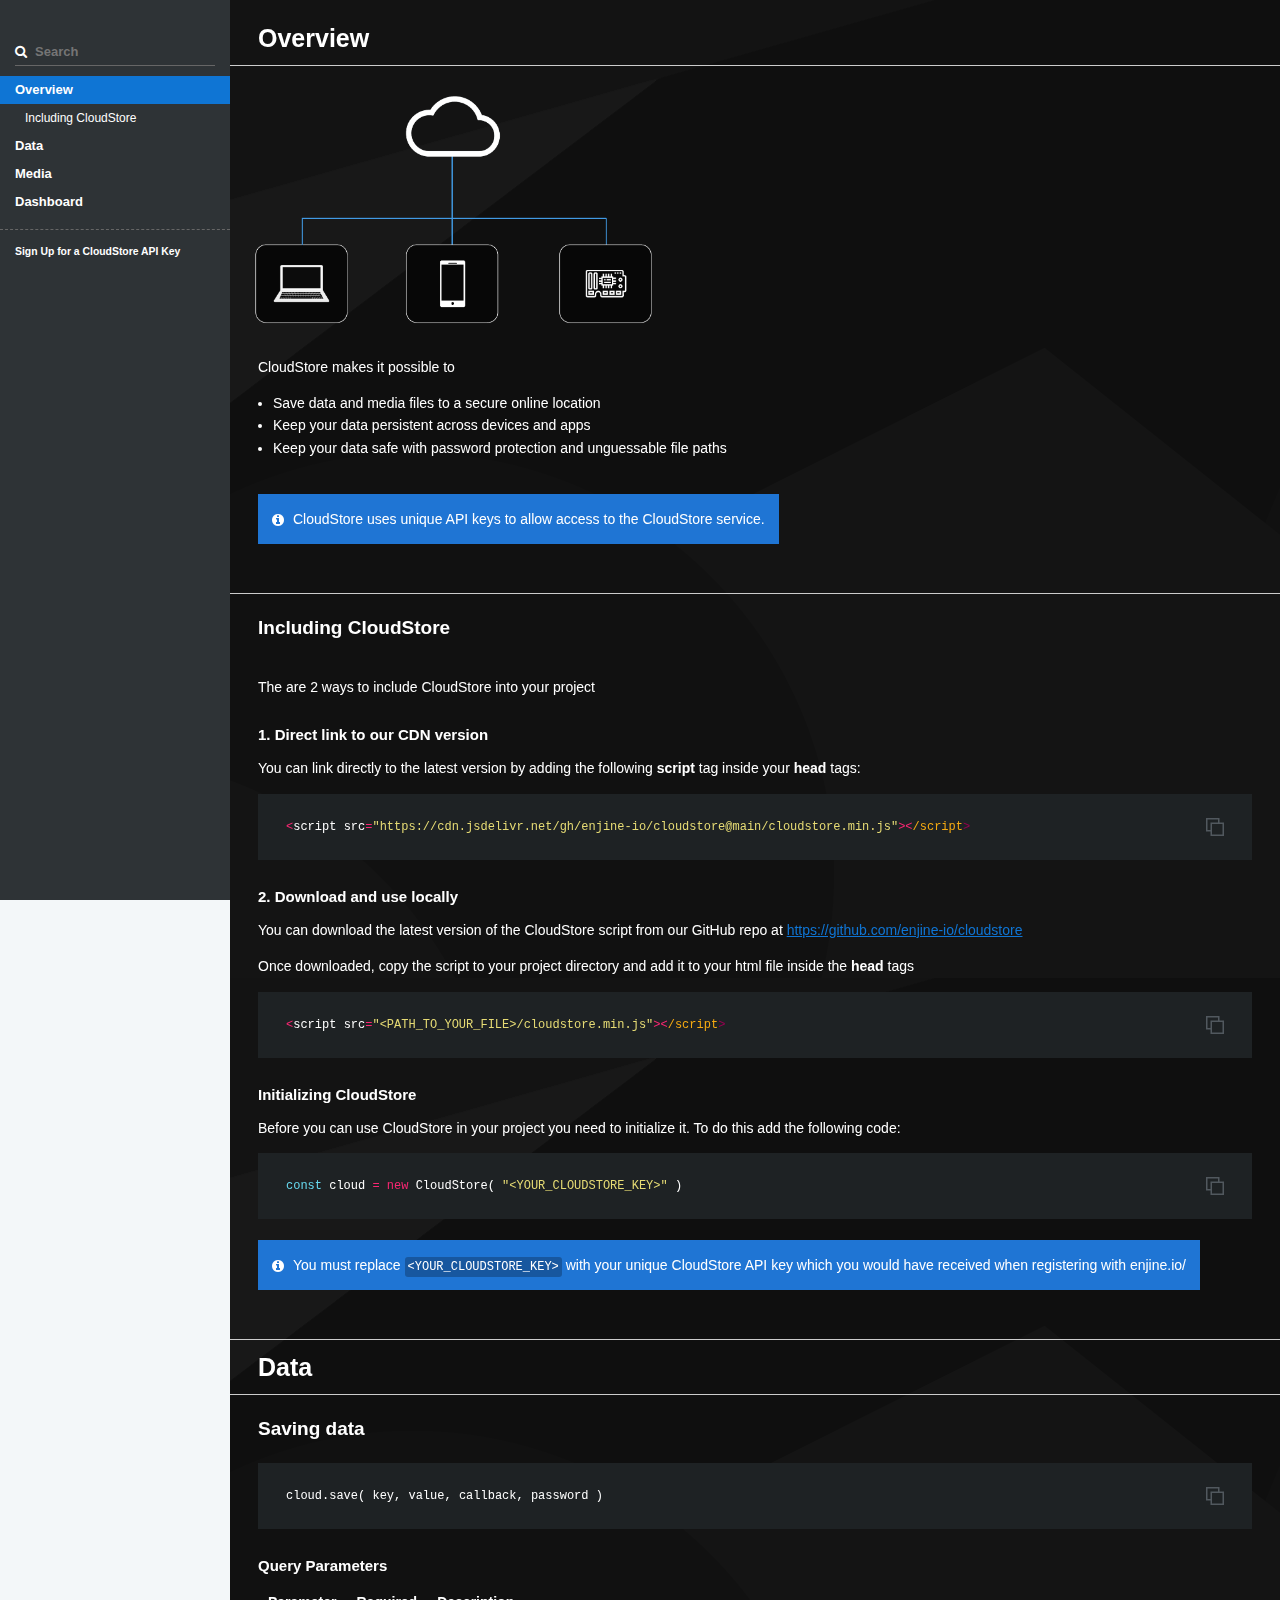
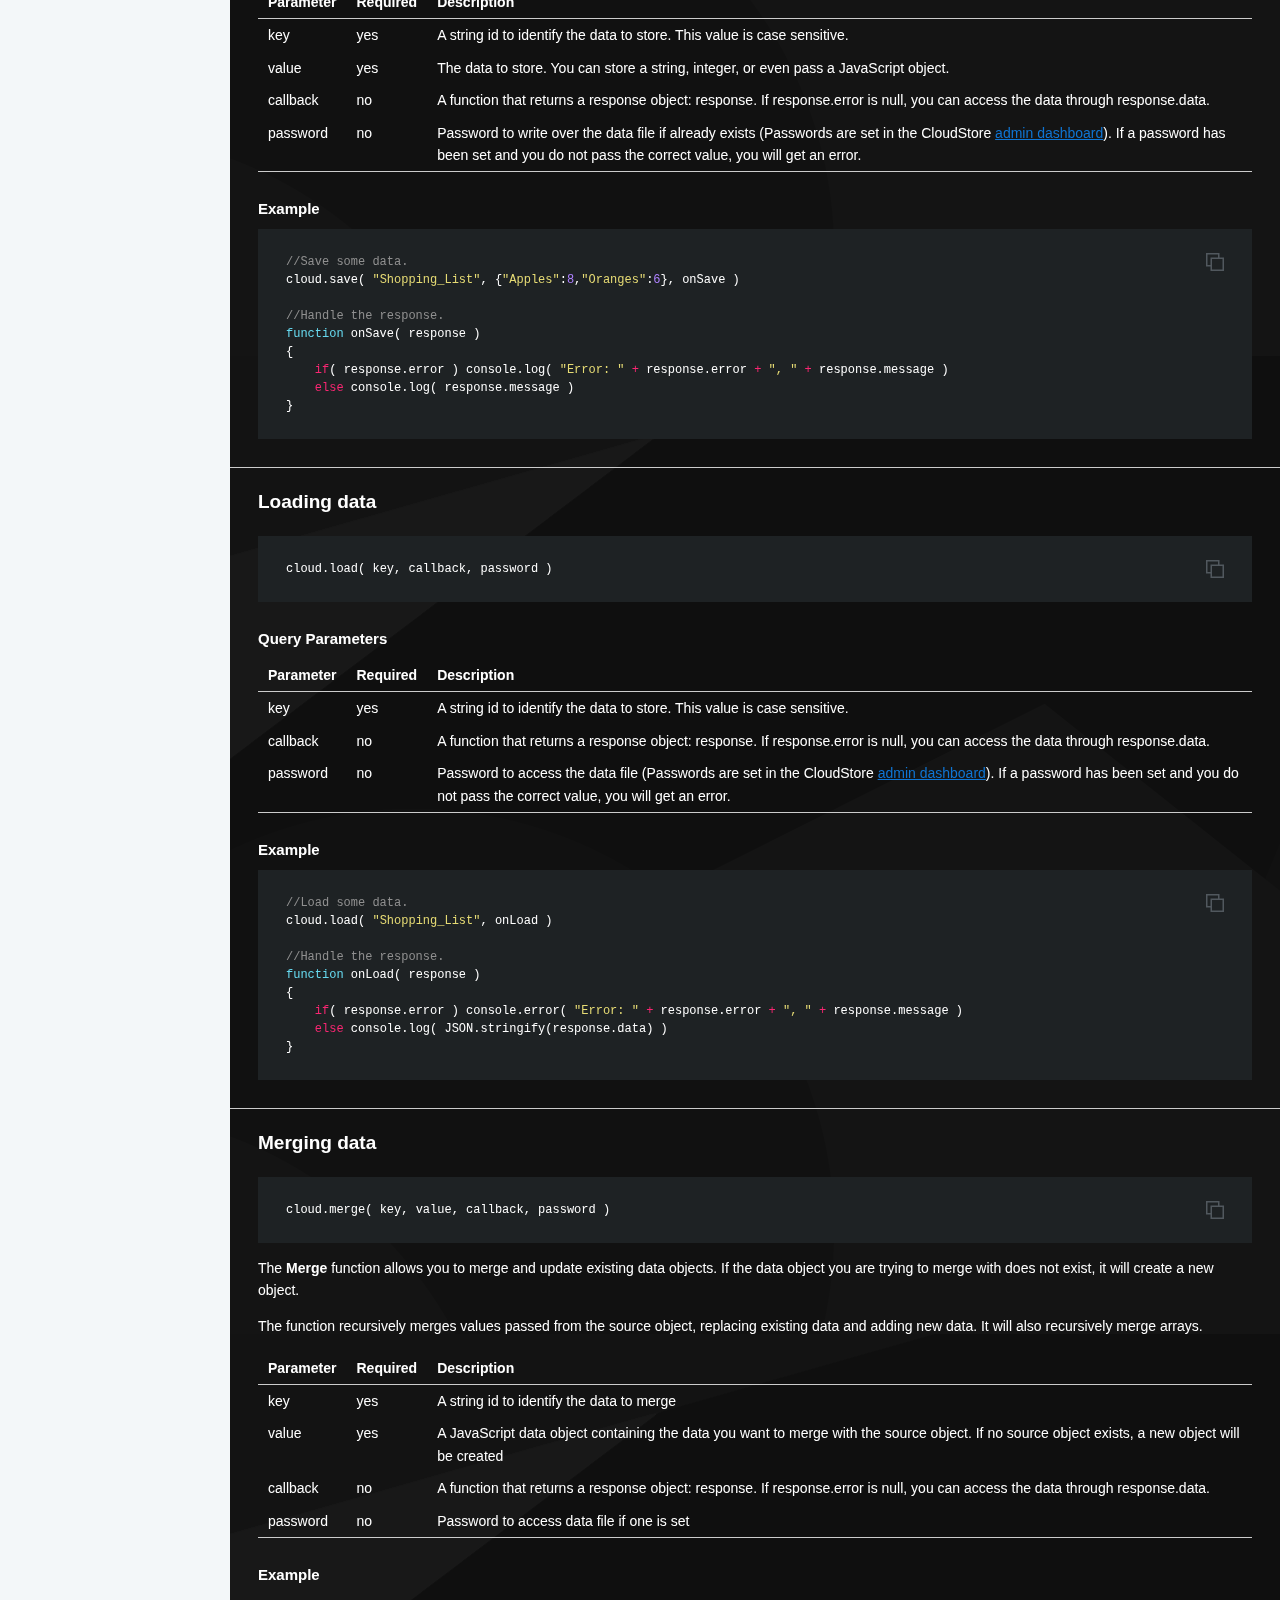
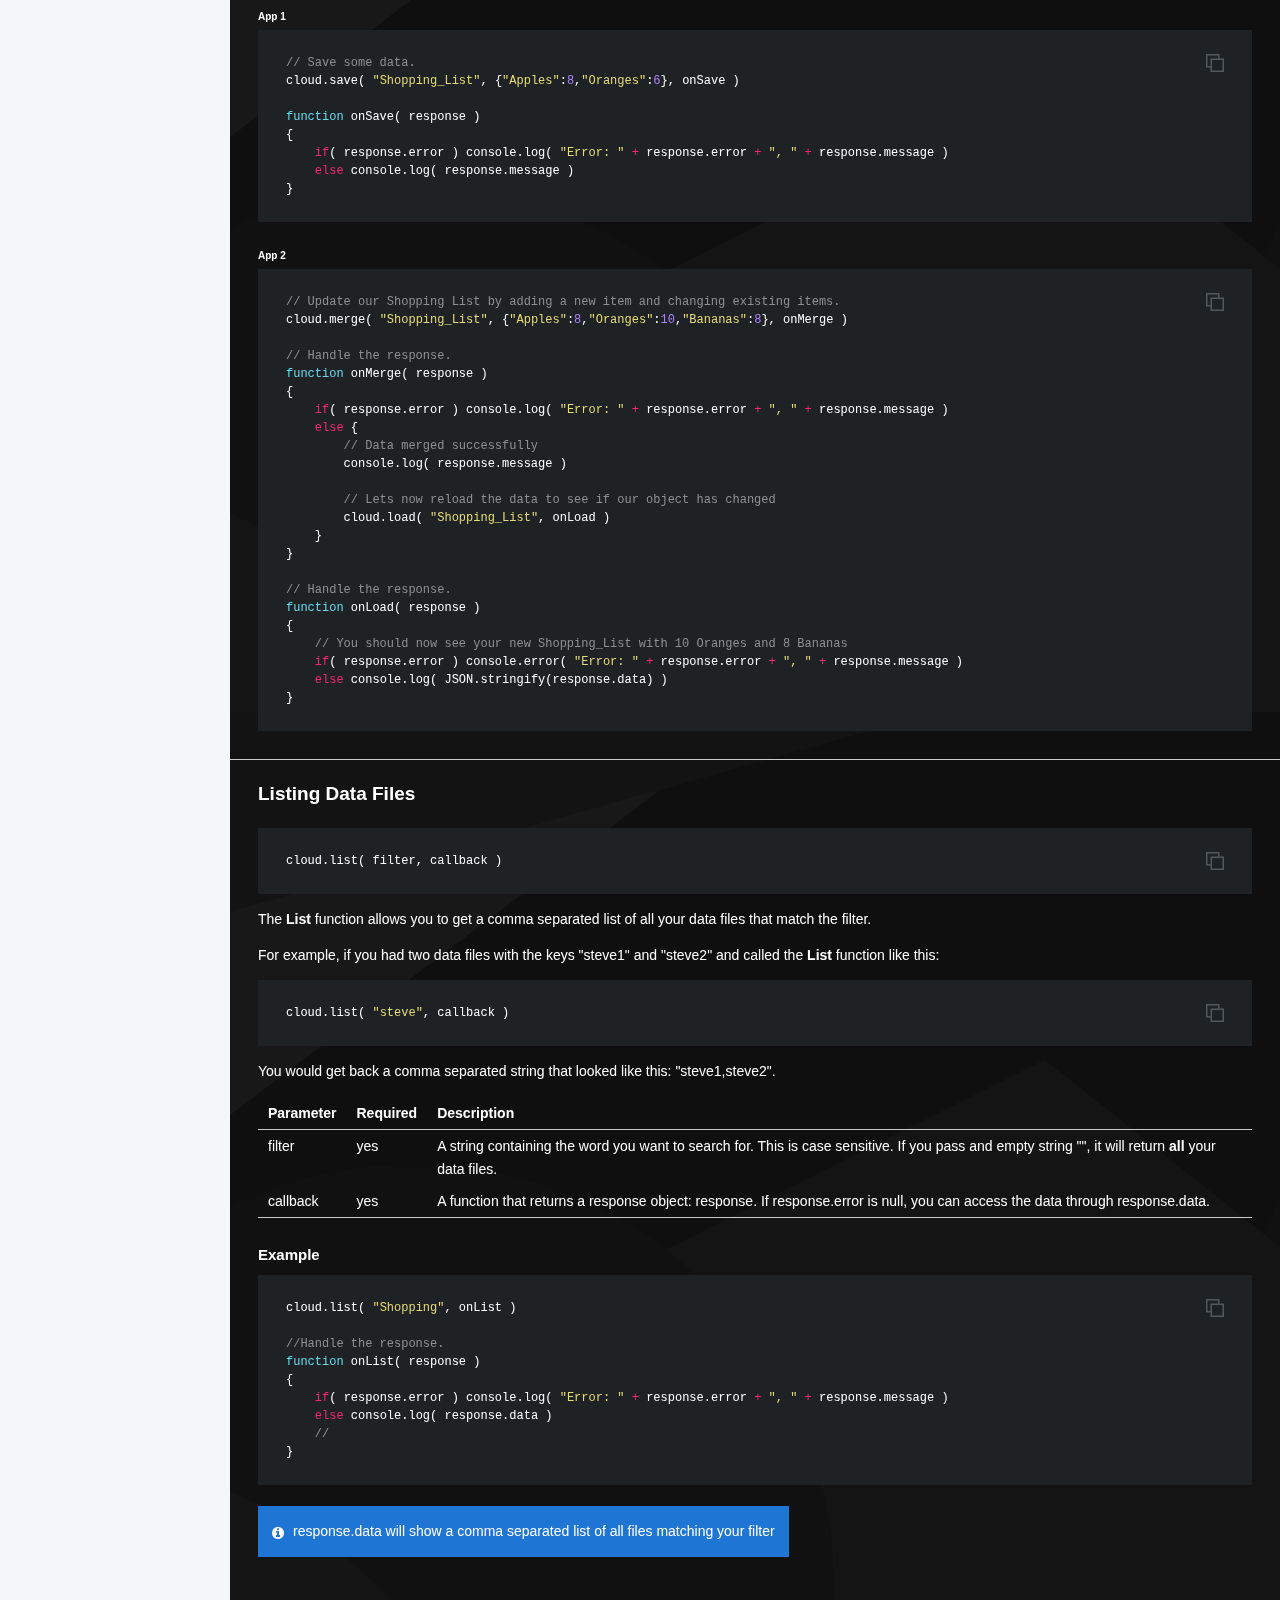
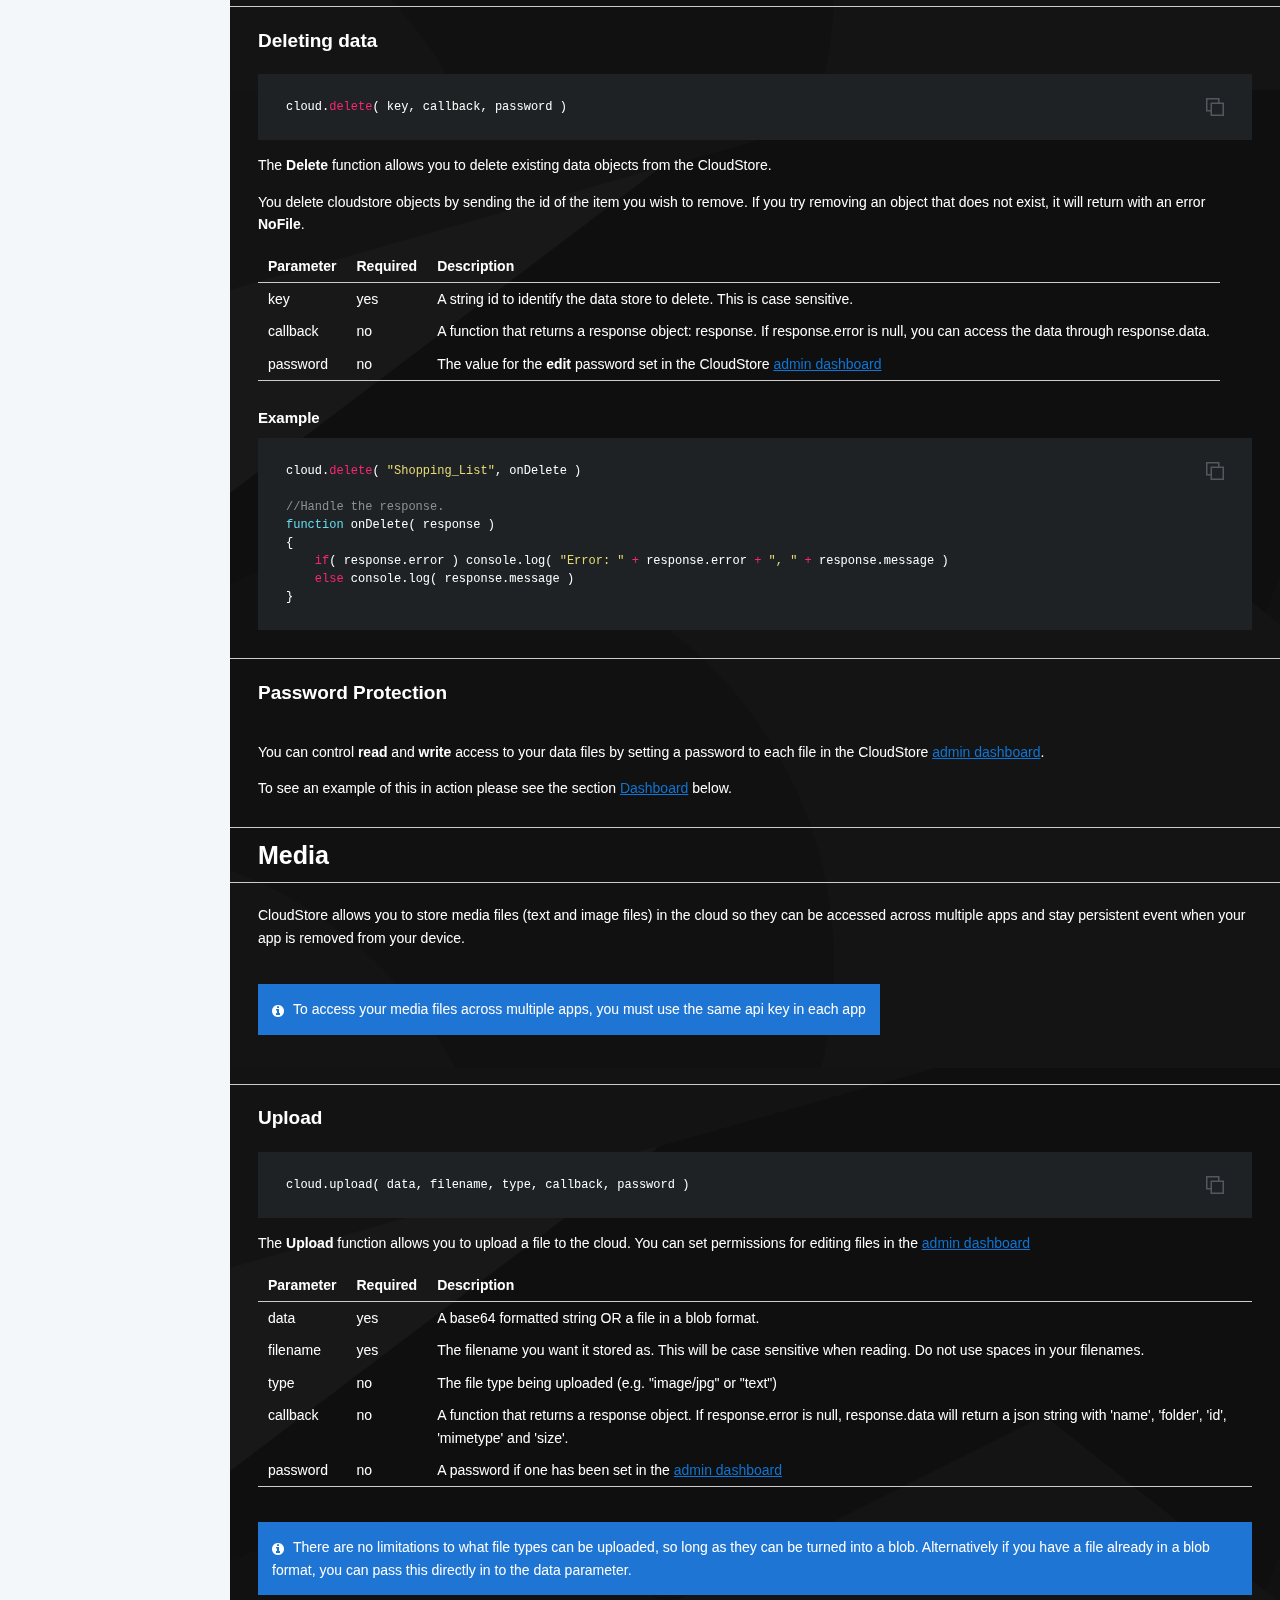
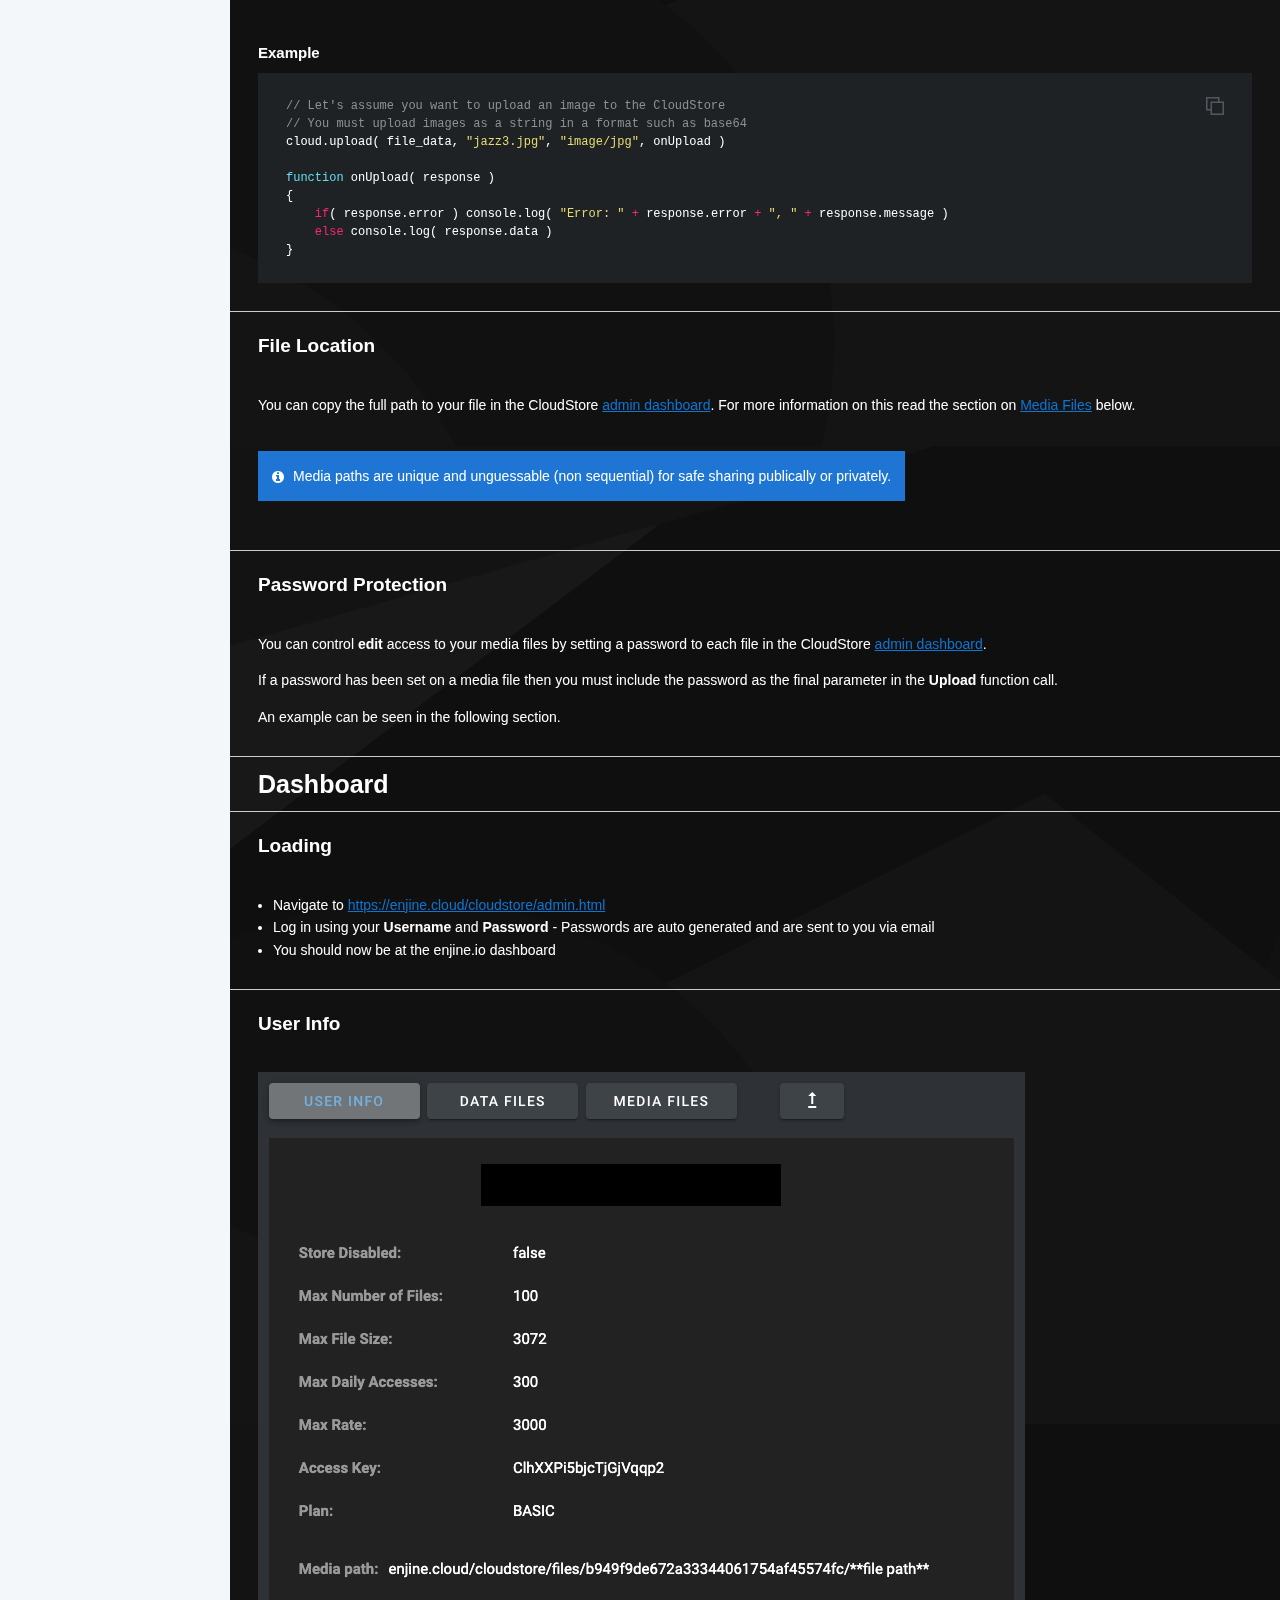
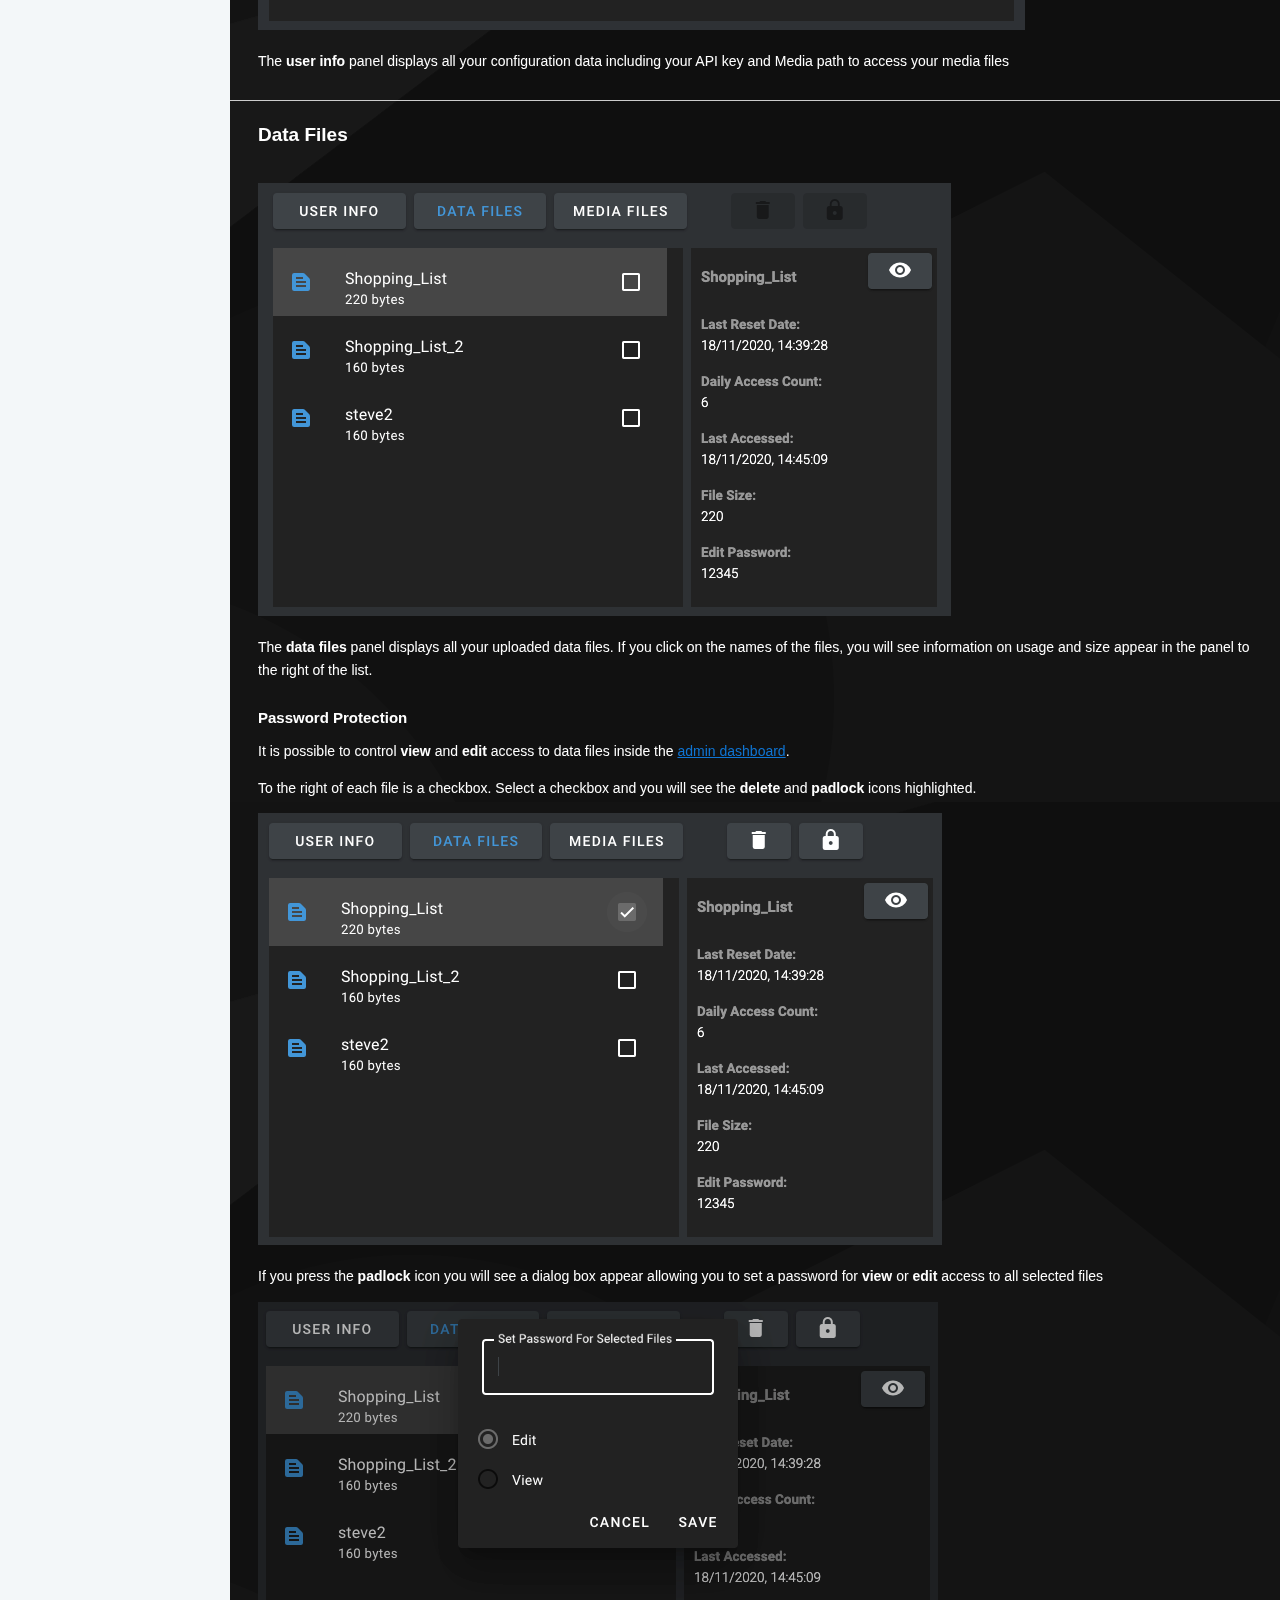
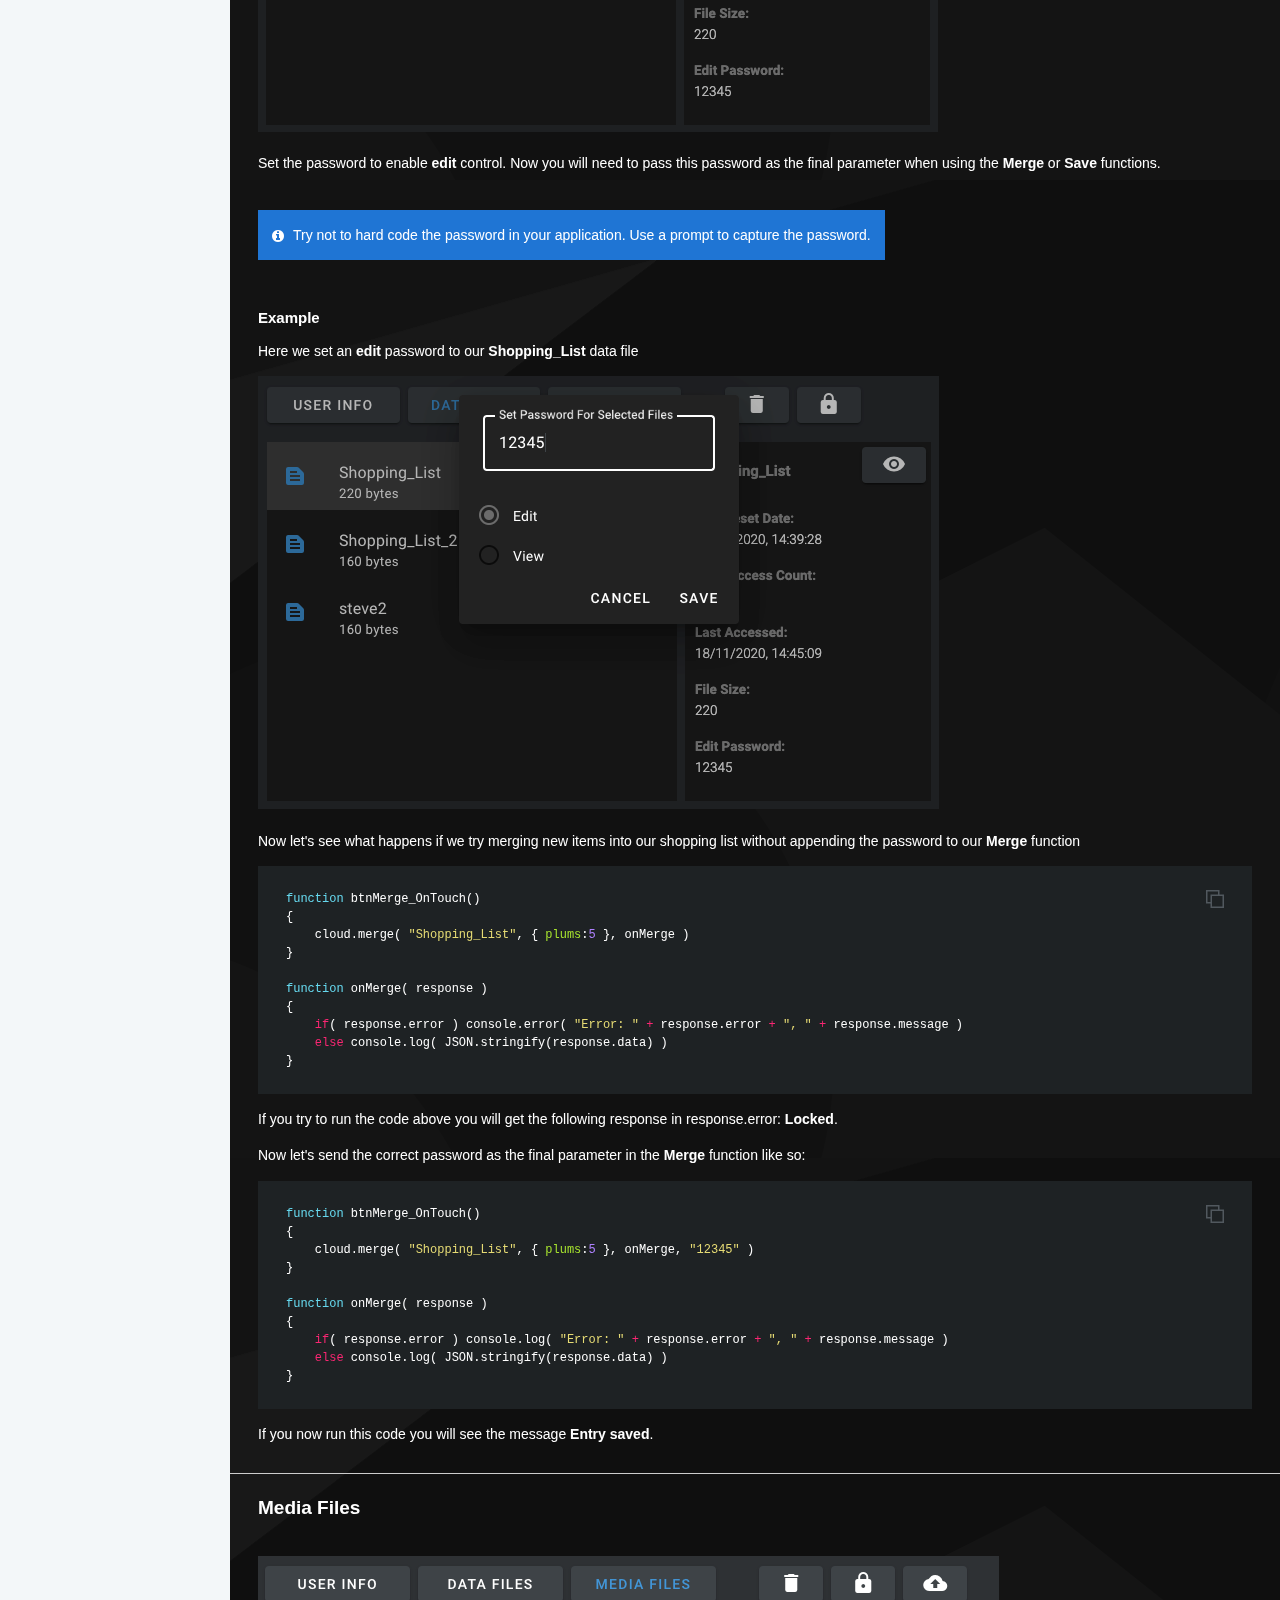
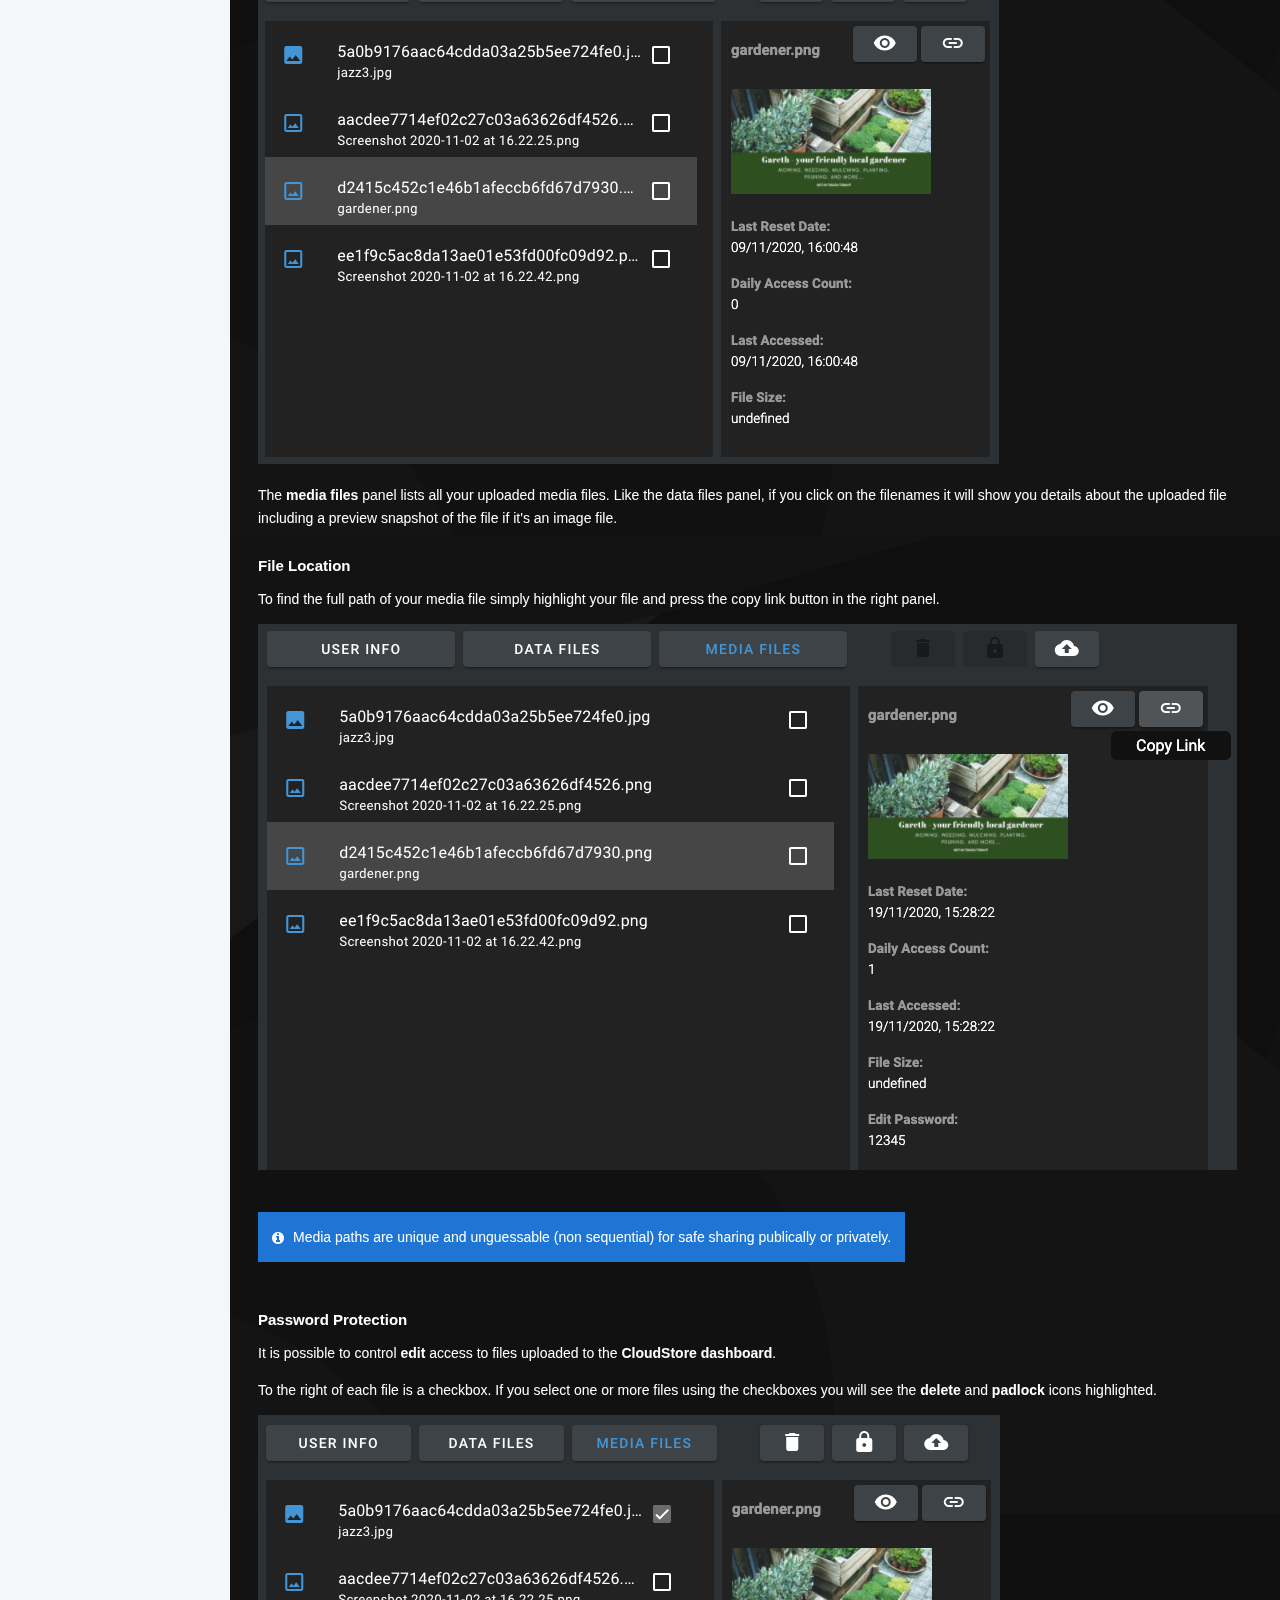
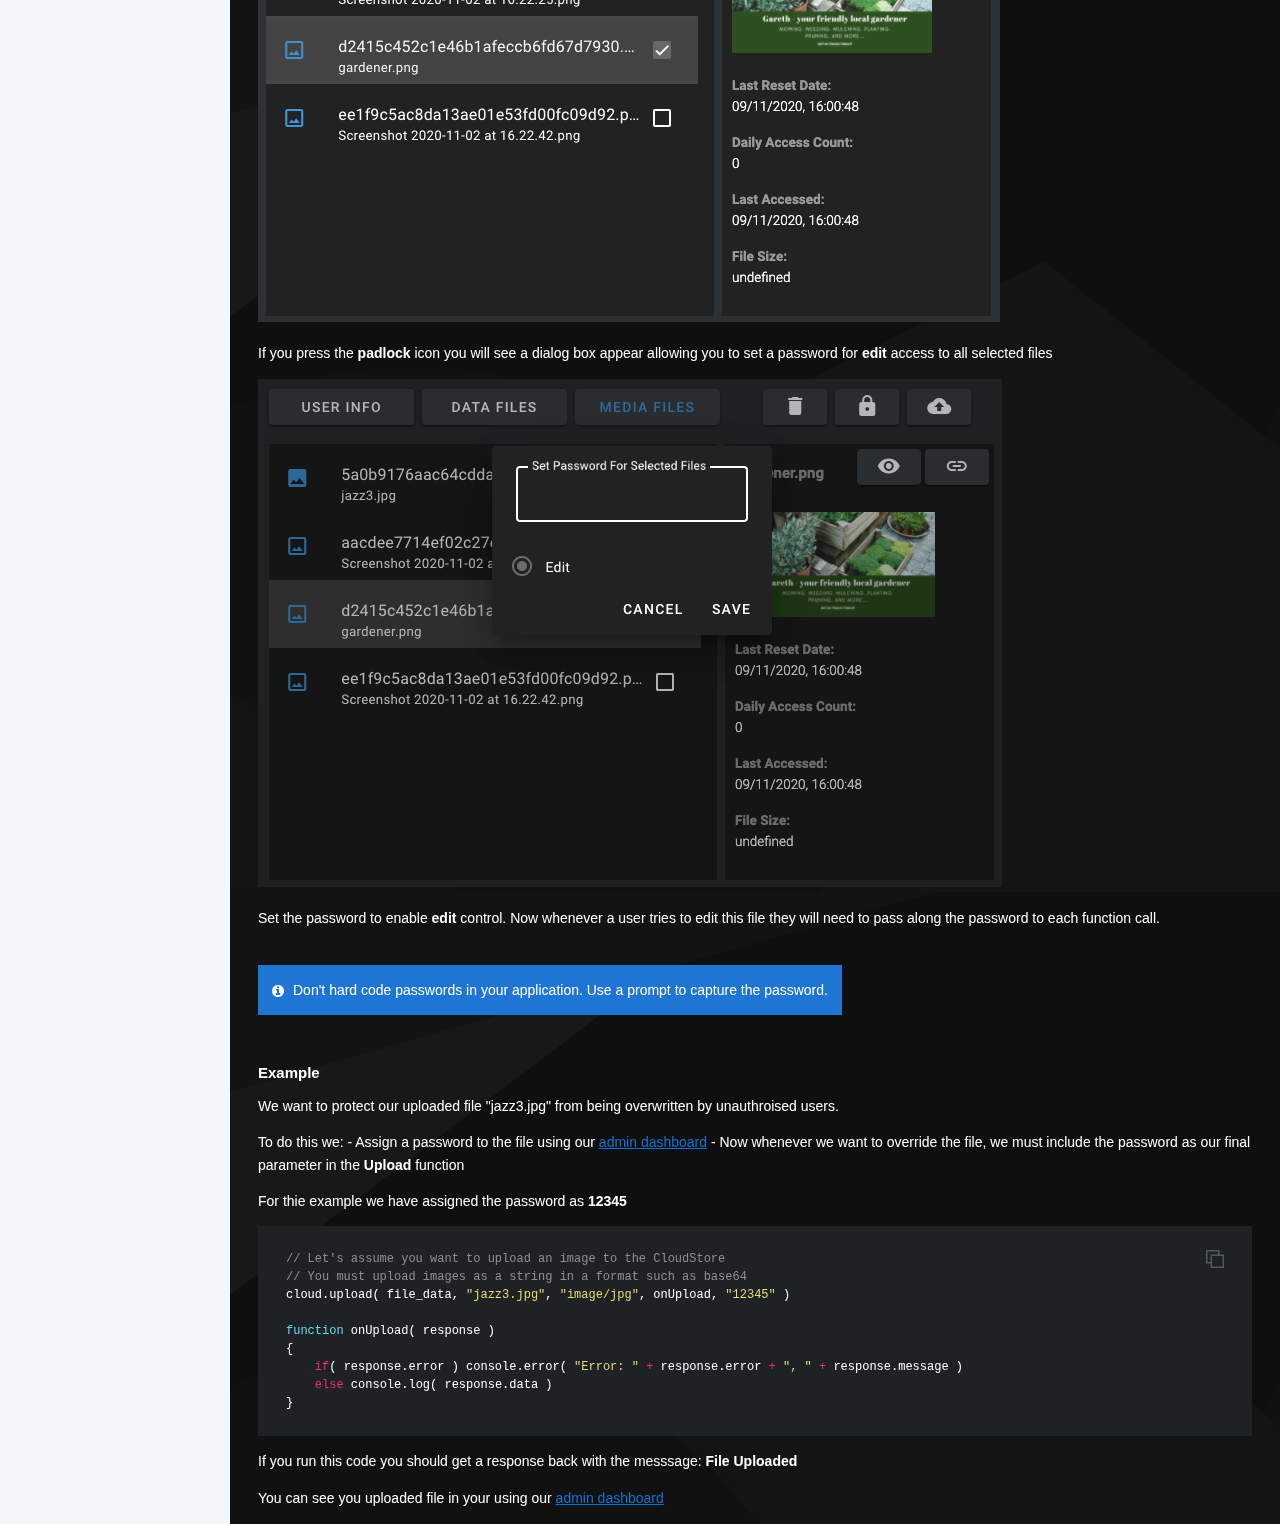
<file: docs/index_old.html>
<!doctype html>
<html>
  <head>
    <meta charset="utf-8">
    <meta content="IE=edge,chrome=1" http-equiv="X-UA-Compatible">
    <meta name="viewport" content="width=device-width, initial-scale=1, maximum-scale=1">
    <title>enjine.io CloudStore</title>

    <style media="screen">
      .highlight table td { padding: 5px; }
.highlight table pre { margin: 0; }
.highlight .gh {
  color: #999999;
}
.highlight .sr {
  color: #f6aa11;
}
.highlight .go {
  color: #888888;
}
.highlight .gp {
  color: #555555;
}
.highlight .gs {
}
.highlight .gu {
  color: #aaaaaa;
}
.highlight .nb {
  color: #f6aa11;
}
.highlight .cm {
  color: #75715e;
}
.highlight .cp {
  color: #75715e;
}
.highlight .c1 {
  color: #75715e;
}
.highlight .cs {
  color: #75715e;
}
.highlight .c, .highlight .ch, .highlight .cd, .highlight .cpf {
  color: #75715e;
}
.highlight .err {
  color: #960050;
}
.highlight .gr {
  color: #960050;
}
.highlight .gt {
  color: #960050;
}
.highlight .gd {
  color: #49483e;
}
.highlight .gi {
  color: #49483e;
}
.highlight .ge {
  color: #49483e;
}
.highlight .kc {
  color: #66d9ef;
}
.highlight .kd {
  color: #66d9ef;
}
.highlight .kr {
  color: #66d9ef;
}
.highlight .no {
  color: #66d9ef;
}
.highlight .kt {
  color: #66d9ef;
}
.highlight .mf {
  color: #ae81ff;
}
.highlight .mh {
  color: #ae81ff;
}
.highlight .il {
  color: #ae81ff;
}
.highlight .mi {
  color: #ae81ff;
}
.highlight .mo {
  color: #ae81ff;
}
.highlight .m, .highlight .mb, .highlight .mx {
  color: #ae81ff;
}
.highlight .sc {
  color: #ae81ff;
}
.highlight .se {
  color: #ae81ff;
}
.highlight .ss {
  color: #ae81ff;
}
.highlight .sd {
  color: #e6db74;
}
.highlight .s2 {
  color: #e6db74;
}
.highlight .sb {
  color: #e6db74;
}
.highlight .sh {
  color: #e6db74;
}
.highlight .si {
  color: #e6db74;
}
.highlight .sx {
  color: #e6db74;
}
.highlight .s1 {
  color: #e6db74;
}
.highlight .s, .highlight .sa, .highlight .dl {
  color: #e6db74;
}
.highlight .na {
  color: #a6e22e;
}
.highlight .nc {
  color: #a6e22e;
}
.highlight .nd {
  color: #a6e22e;
}
.highlight .ne {
  color: #a6e22e;
}
.highlight .nf, .highlight .fm {
  color: #a6e22e;
}
.highlight .vc {
  color: #ffffff;
}
.highlight .nn {
  color: #ffffff;
}
.highlight .ni {
  color: #ffffff;
}
.highlight .bp {
  color: #ffffff;
}
.highlight .vg {
  color: #ffffff;
}
.highlight .vi {
  color: #ffffff;
}
.highlight .nv, .highlight .vm {
  color: #ffffff;
}
.highlight .w {
  color: #ffffff;
}
.highlight {
  color: #ffffff;
}
.highlight .n, .highlight .py, .highlight .nx {
  color: #ffffff;
}
.highlight .nl {
  color: #f92672;
}
.highlight .ow {
  color: #f92672;
}
.highlight .nt {
  color: #f92672;
}
.highlight .k, .highlight .kv {
  color: #f92672;
}
.highlight .kn {
  color: #f92672;
}
.highlight .kp {
  color: #f92672;
}
.highlight .o {
  color: #f92672;
}
    </style>
    <style media="print">
      * {
        -webkit-transition:none!important;
        transition:none!important;
      }
      .highlight table td { padding: 5px; }
.highlight table pre { margin: 0; }
.highlight, .highlight .w {
  color: #586e75;
}
.highlight .err {
  color: #002b36;
  background-color: #dc322f;
}
.highlight .c, .highlight .ch, .highlight .cd, .highlight .cm, .highlight .cpf, .highlight .c1, .highlight .cs {
  color: #657b83;
}
.highlight .cp {
  color: #b58900;
}
.highlight .nt {
  color: #b58900;
}
.highlight .o, .highlight .ow {
  color: #93a1a1;
}
.highlight .p, .highlight .pi {
  color: #93a1a1;
}
.highlight .gi {
  color: #859900;
}
.highlight .gd {
  color: #dc322f;
}
.highlight .gh {
  color: #268bd2;
  background-color: #002b36;
  font-weight: bold;
}
.highlight .k, .highlight .kn, .highlight .kp, .highlight .kr, .highlight .kv {
  color: #6c71c4;
}
.highlight .kc {
  color: #cb4b16;
}
.highlight .kt {
  color: #cb4b16;
}
.highlight .kd {
  color: #cb4b16;
}
.highlight .s, .highlight .sa, .highlight .sb, .highlight .sc, .highlight .dl, .highlight .sd, .highlight .s2, .highlight .sh, .highlight .sx, .highlight .s1 {
  color: #859900;
}
.highlight .sr {
  color: #2aa198;
}
.highlight .si {
  color: #d33682;
}
.highlight .se {
  color: #d33682;
}
.highlight .nn {
  color: #b58900;
}
.highlight .nc {
  color: #b58900;
}
.highlight .no {
  color: #b58900;
}
.highlight .na {
  color: #268bd2;
}
.highlight .m, .highlight .mb, .highlight .mf, .highlight .mh, .highlight .mi, .highlight .il, .highlight .mo, .highlight .mx {
  color: #859900;
}
.highlight .ss {
  color: #859900;
}
    </style>
    <link href="stylesheets/screen-4089f16a.css" rel="stylesheet" media="screen" />
    <link href="stylesheets/print-953e3353.css" rel="stylesheet" media="print" />
      <script src="javascripts/all-7e253337.js"></script>

    <script>
      $(function() { setupCodeCopy(); });
    </script>
  </head>

  <body class="index" data-languages="[&quot;javascript&quot;]">
    <a href="#" id="nav-button">
      <span>
        NAV
        <img src="images/navbar-cad8cdcb.png" alt="" />
      </span>
    </a>
    <div class="toc-wrapper">
      <img src="images/logo-bd503ead.png" class="logo" alt="" />
        <div class="lang-selector">
              <a href="#" data-language-name="javascript">javascript</a>
        </div>
        <div class="search">
          <input type="text" class="search" id="input-search" placeholder="Search">
        </div>
        <ul class="search-results"></ul>
      <ul id="toc" class="toc-list-h1">
          <li>
            <a href="#overview" class="toc-h1 toc-link" data-title="Overview">Overview</a>
              <ul class="toc-list-h2">
                  <li>
                    <a href="#including-cloudstore" class="toc-h2 toc-link" data-title="Including CloudStore">Including CloudStore</a>
                  </li>
              </ul>
          </li>
          <li>
            <a href="#data" class="toc-h1 toc-link" data-title="Data">Data</a>
              <ul class="toc-list-h2">
                  <li>
                    <a href="#saving-data" class="toc-h2 toc-link" data-title="Saving data">Saving data</a>
                  </li>
                  <li>
                    <a href="#loading-data" class="toc-h2 toc-link" data-title="Loading data">Loading data</a>
                  </li>
                  <li>
                    <a href="#merging-data" class="toc-h2 toc-link" data-title="Merging data">Merging data</a>
                  </li>
                  <li>
                    <a href="#listing-data-files" class="toc-h2 toc-link" data-title="Listing Data Files">Listing Data Files</a>
                  </li>
                  <li>
                    <a href="#deleting-data" class="toc-h2 toc-link" data-title="Deleting data">Deleting data</a>
                  </li>
                  <li>
                    <a href="#password-protection" class="toc-h2 toc-link" data-title="Password Protection">Password Protection</a>
                  </li>
              </ul>
          </li>
          <li>
            <a href="#media" class="toc-h1 toc-link" data-title="Media">Media</a>
              <ul class="toc-list-h2">
                  <li>
                    <a href="#upload" class="toc-h2 toc-link" data-title="Upload">Upload</a>
                  </li>
                  <li>
                    <a href="#file-location" class="toc-h2 toc-link" data-title="File Location">File Location</a>
                  </li>
                  <li>
                    <a href="#password-protection-2" class="toc-h2 toc-link" data-title="Password Protection">Password Protection</a>
                  </li>
              </ul>
          </li>
          <li>
            <a href="#dashboard" class="toc-h1 toc-link" data-title="Dashboard">Dashboard</a>
              <ul class="toc-list-h2">
                  <li>
                    <a href="#loading" class="toc-h2 toc-link" data-title="Loading">Loading</a>
                  </li>
                  <li>
                    <a href="#user-info" class="toc-h2 toc-link" data-title="User Info">User Info</a>
                  </li>
                  <li>
                    <a href="#data-files" class="toc-h2 toc-link" data-title="Data Files">Data Files</a>
                  </li>
                  <li>
                    <a href="#media-files" class="toc-h2 toc-link" data-title="Media Files">Media Files</a>
                  </li>
              </ul>
          </li>
      </ul>
        <ul class="toc-footer">
            <li><a href='http://enjine.io/index.php/platforms/cloud/#idPricing'>Sign Up for a CloudStore API Key</a></li>
        </ul>
    </div>
    <div class="page-wrapper">
      <div class="dark-box"></div>
      <div class="content">
        <h1 id='overview'>Overview</h1>
<div id="img-overview"><img src="images/enjine_io_architecture-5955c480.png" alt="" /></div>

<p>CloudStore makes it possible to</p>

<ul>
<li>Save data and media files to a secure online location</li>
<li>Keep your data persistent across devices and apps</li>
<li>Keep your data safe with password protection and unguessable file paths</li>
</ul>

<blockquote>
<aside class="notice-right">CloudStore uses unique API keys to allow access to the CloudStore service.</aside>
</blockquote>
<h2 id='including-cloudstore'>Including CloudStore</h2>
<p>The are 2 ways to include CloudStore into your project</p>
<h3 id='1-direct-link-to-our-cdn-version'>1. Direct link to our CDN version</h3>
<p>You can link directly to the latest version by adding the following <strong>script</strong> tag inside your <strong>head</strong> tags:</p>
<div class="highlight"><pre class="highlight javascript tab-javascript"><code><span class="o">&lt;</span><span class="nx">script</span> <span class="nx">src</span><span class="o">=</span><span class="dl">"</span><span class="s2">https://cdn.jsdelivr.net/gh/enjine-io/cloudstore@main/cloudstore.min.js</span><span class="dl">"</span><span class="o">&gt;&lt;</span><span class="sr">/script</span><span class="err">&gt;
</span></code></pre></div><h3 id='2-download-and-use-locally'>2. Download and use locally</h3>
<p>You can download the latest version of the CloudStore script from our GitHub repo at <a href="https://github.com/enjine-io/cloudstore">https://github.com/enjine-io/cloudstore</a></p>

<p>Once downloaded, copy the script to your project directory and add it to your html file inside the <strong>head</strong> tags</p>
<div class="highlight"><pre class="highlight javascript tab-javascript"><code><span class="o">&lt;</span><span class="nx">script</span> <span class="nx">src</span><span class="o">=</span><span class="dl">"</span><span class="s2">&lt;PATH_TO_YOUR_FILE&gt;/cloudstore.min.js</span><span class="dl">"</span><span class="o">&gt;&lt;</span><span class="sr">/script</span><span class="err">&gt;
</span></code></pre></div><h3 id='initializing-cloudstore'>Initializing CloudStore</h3>
<p>Before you can use CloudStore in your project you need to initialize it.  To do this add the following code:</p>
<div class="highlight"><pre class="highlight javascript tab-javascript"><code><span class="kd">const</span> <span class="nx">cloud</span> <span class="o">=</span> <span class="k">new</span> <span class="nx">CloudStore</span><span class="p">(</span> <span class="dl">"</span><span class="s2">&lt;YOUR_CLOUDSTORE_KEY&gt;</span><span class="dl">"</span> <span class="p">)</span>
</code></pre></div>
<blockquote>
<aside class="notice-right">You must replace <code>&lt;YOUR_CLOUDSTORE_KEY&gt;</code> with your unique CloudStore API key which you would have received when registering with enjine.io/</aside>
</blockquote>
<h1 id='data'>Data</h1><h2 id='saving-data'>Saving data</h2><div class="highlight"><pre class="highlight javascript tab-javascript"><code><span class="nx">cloud</span><span class="p">.</span><span class="nx">save</span><span class="p">(</span> <span class="nx">key</span><span class="p">,</span> <span class="nx">value</span><span class="p">,</span> <span class="nx">callback</span><span class="p">,</span> <span class="nx">password</span> <span class="p">)</span>
</code></pre></div><h3 id='query-parameters'>Query Parameters</h3>
<table><thead>
<tr>
<th>Parameter</th>
<th>Required</th>
<th>Description</th>
</tr>
</thead><tbody>
<tr>
<td>key</td>
<td>yes</td>
<td>A string id to identify the data to store. This value is case sensitive.</td>
</tr>
<tr>
<td>value</td>
<td>yes</td>
<td>The data to store.  You can store a string, integer, or even pass a JavaScript object.</td>
</tr>
<tr>
<td>callback</td>
<td>no</td>
<td>A function that returns a response object: response.  If response.error is null, you can access the data through response.data.</td>
</tr>
<tr>
<td>password</td>
<td>no</td>
<td>Password to write over the data file if already exists (Passwords are set in the CloudStore <a href="https://enjine.cloud/cloudstore/admin.html">admin dashboard</a>). If a password has been set and you do not pass the correct value, you will get an error.</td>
</tr>
</tbody></table>
<h3 id='example'>Example</h3><div class="highlight"><pre class="highlight javascript tab-javascript"><code><span class="c1">//Save some data.</span>
<span class="nx">cloud</span><span class="p">.</span><span class="nx">save</span><span class="p">(</span> <span class="dl">"</span><span class="s2">Shopping_List</span><span class="dl">"</span><span class="p">,</span> <span class="p">{</span><span class="dl">"</span><span class="s2">Apples</span><span class="dl">"</span><span class="p">:</span><span class="mi">8</span><span class="p">,</span><span class="dl">"</span><span class="s2">Oranges</span><span class="dl">"</span><span class="p">:</span><span class="mi">6</span><span class="p">},</span> <span class="nx">onSave</span> <span class="p">)</span>

<span class="c1">//Handle the response.</span>
<span class="kd">function</span> <span class="nx">onSave</span><span class="p">(</span> <span class="nx">response</span> <span class="p">)</span>
<span class="p">{</span>
    <span class="k">if</span><span class="p">(</span> <span class="nx">response</span><span class="p">.</span><span class="nx">error</span> <span class="p">)</span> <span class="nx">console</span><span class="p">.</span><span class="nx">log</span><span class="p">(</span> <span class="dl">"</span><span class="s2">Error: </span><span class="dl">"</span> <span class="o">+</span> <span class="nx">response</span><span class="p">.</span><span class="nx">error</span> <span class="o">+</span> <span class="dl">"</span><span class="s2">, </span><span class="dl">"</span> <span class="o">+</span> <span class="nx">response</span><span class="p">.</span><span class="nx">message</span> <span class="p">)</span>
    <span class="k">else</span> <span class="nx">console</span><span class="p">.</span><span class="nx">log</span><span class="p">(</span> <span class="nx">response</span><span class="p">.</span><span class="nx">message</span> <span class="p">)</span>
<span class="p">}</span>
</code></pre></div><h2 id='loading-data'>Loading data</h2><div class="highlight"><pre class="highlight javascript tab-javascript"><code><span class="nx">cloud</span><span class="p">.</span><span class="nx">load</span><span class="p">(</span> <span class="nx">key</span><span class="p">,</span> <span class="nx">callback</span><span class="p">,</span> <span class="nx">password</span> <span class="p">)</span>
</code></pre></div><h3 id='query-parameters-2'>Query Parameters</h3>
<table><thead>
<tr>
<th>Parameter</th>
<th>Required</th>
<th>Description</th>
</tr>
</thead><tbody>
<tr>
<td>key</td>
<td>yes</td>
<td>A string id to identify the data to store. This value is case sensitive.</td>
</tr>
<tr>
<td>callback</td>
<td>no</td>
<td>A function that returns a response object: response.  If response.error is null, you can access the data through response.data.</td>
</tr>
<tr>
<td>password</td>
<td>no</td>
<td>Password to access the data file (Passwords are set in the CloudStore <a href="https://enjine.cloud/cloudstore/admin.html">admin dashboard</a>). If a password has been set and you do not pass the correct value, you will get an error.</td>
</tr>
</tbody></table>
<h3 id='example-2'>Example</h3><div class="highlight"><pre class="highlight javascript tab-javascript"><code><span class="c1">//Load some data.</span>
<span class="nx">cloud</span><span class="p">.</span><span class="nx">load</span><span class="p">(</span> <span class="dl">"</span><span class="s2">Shopping_List</span><span class="dl">"</span><span class="p">,</span> <span class="nx">onLoad</span> <span class="p">)</span>

<span class="c1">//Handle the response.</span>
<span class="kd">function</span> <span class="nx">onLoad</span><span class="p">(</span> <span class="nx">response</span> <span class="p">)</span>
<span class="p">{</span>
    <span class="k">if</span><span class="p">(</span> <span class="nx">response</span><span class="p">.</span><span class="nx">error</span> <span class="p">)</span> <span class="nx">console</span><span class="p">.</span><span class="nx">error</span><span class="p">(</span> <span class="dl">"</span><span class="s2">Error: </span><span class="dl">"</span> <span class="o">+</span> <span class="nx">response</span><span class="p">.</span><span class="nx">error</span> <span class="o">+</span> <span class="dl">"</span><span class="s2">, </span><span class="dl">"</span> <span class="o">+</span> <span class="nx">response</span><span class="p">.</span><span class="nx">message</span> <span class="p">)</span>
    <span class="k">else</span> <span class="nx">console</span><span class="p">.</span><span class="nx">log</span><span class="p">(</span> <span class="nx">JSON</span><span class="p">.</span><span class="nx">stringify</span><span class="p">(</span><span class="nx">response</span><span class="p">.</span><span class="nx">data</span><span class="p">)</span> <span class="p">)</span>
<span class="p">}</span>
</code></pre></div><h2 id='merging-data'>Merging data</h2><div class="highlight"><pre class="highlight javascript tab-javascript"><code><span class="nx">cloud</span><span class="p">.</span><span class="nx">merge</span><span class="p">(</span> <span class="nx">key</span><span class="p">,</span> <span class="nx">value</span><span class="p">,</span> <span class="nx">callback</span><span class="p">,</span> <span class="nx">password</span> <span class="p">)</span>
</code></pre></div>
<p>The <strong>Merge</strong> function allows you to merge and update existing data objects.  If the data object you are trying to merge with does not exist, it will create a new object.</p>

<p>The function recursively merges values passed from the source object, replacing existing data and adding new data.  It will also recursively merge arrays.</p>

<table><thead>
<tr>
<th>Parameter</th>
<th>Required</th>
<th>Description</th>
</tr>
</thead><tbody>
<tr>
<td>key</td>
<td>yes</td>
<td>A string id to identify the data to merge</td>
</tr>
<tr>
<td>value</td>
<td>yes</td>
<td>A JavaScript data object containing the data you want to merge with the source object.  If no source object exists, a new object will be created</td>
</tr>
<tr>
<td>callback</td>
<td>no</td>
<td>A function that returns a response object: response.  If response.error is null, you can access the data through response.data.</td>
</tr>
<tr>
<td>password</td>
<td>no</td>
<td>Password to access data file if one is set</td>
</tr>
</tbody></table>
<h3 id='example-3'>Example</h3><h4 id='app-1'>App 1</h4><div class="highlight"><pre class="highlight javascript tab-javascript"><code><span class="c1">// Save some data.</span>
<span class="nx">cloud</span><span class="p">.</span><span class="nx">save</span><span class="p">(</span> <span class="dl">"</span><span class="s2">Shopping_List</span><span class="dl">"</span><span class="p">,</span> <span class="p">{</span><span class="dl">"</span><span class="s2">Apples</span><span class="dl">"</span><span class="p">:</span><span class="mi">8</span><span class="p">,</span><span class="dl">"</span><span class="s2">Oranges</span><span class="dl">"</span><span class="p">:</span><span class="mi">6</span><span class="p">},</span> <span class="nx">onSave</span> <span class="p">)</span>

<span class="kd">function</span> <span class="nx">onSave</span><span class="p">(</span> <span class="nx">response</span> <span class="p">)</span>
<span class="p">{</span>
    <span class="k">if</span><span class="p">(</span> <span class="nx">response</span><span class="p">.</span><span class="nx">error</span> <span class="p">)</span> <span class="nx">console</span><span class="p">.</span><span class="nx">log</span><span class="p">(</span> <span class="dl">"</span><span class="s2">Error: </span><span class="dl">"</span> <span class="o">+</span> <span class="nx">response</span><span class="p">.</span><span class="nx">error</span> <span class="o">+</span> <span class="dl">"</span><span class="s2">, </span><span class="dl">"</span> <span class="o">+</span> <span class="nx">response</span><span class="p">.</span><span class="nx">message</span> <span class="p">)</span>
    <span class="k">else</span> <span class="nx">console</span><span class="p">.</span><span class="nx">log</span><span class="p">(</span> <span class="nx">response</span><span class="p">.</span><span class="nx">message</span> <span class="p">)</span>
<span class="p">}</span>
</code></pre></div><h4 id='app-2'>App 2</h4><div class="highlight"><pre class="highlight javascript tab-javascript"><code><span class="c1">// Update our Shopping List by adding a new item and changing existing items.</span>
<span class="nx">cloud</span><span class="p">.</span><span class="nx">merge</span><span class="p">(</span> <span class="dl">"</span><span class="s2">Shopping_List</span><span class="dl">"</span><span class="p">,</span> <span class="p">{</span><span class="dl">"</span><span class="s2">Apples</span><span class="dl">"</span><span class="p">:</span><span class="mi">8</span><span class="p">,</span><span class="dl">"</span><span class="s2">Oranges</span><span class="dl">"</span><span class="p">:</span><span class="mi">10</span><span class="p">,</span><span class="dl">"</span><span class="s2">Bananas</span><span class="dl">"</span><span class="p">:</span><span class="mi">8</span><span class="p">},</span> <span class="nx">onMerge</span> <span class="p">)</span>

<span class="c1">// Handle the response.</span>
<span class="kd">function</span> <span class="nx">onMerge</span><span class="p">(</span> <span class="nx">response</span> <span class="p">)</span>
<span class="p">{</span>
    <span class="k">if</span><span class="p">(</span> <span class="nx">response</span><span class="p">.</span><span class="nx">error</span> <span class="p">)</span> <span class="nx">console</span><span class="p">.</span><span class="nx">log</span><span class="p">(</span> <span class="dl">"</span><span class="s2">Error: </span><span class="dl">"</span> <span class="o">+</span> <span class="nx">response</span><span class="p">.</span><span class="nx">error</span> <span class="o">+</span> <span class="dl">"</span><span class="s2">, </span><span class="dl">"</span> <span class="o">+</span> <span class="nx">response</span><span class="p">.</span><span class="nx">message</span> <span class="p">)</span>
    <span class="k">else</span> <span class="p">{</span>
        <span class="c1">// Data merged successfully    </span>
        <span class="nx">console</span><span class="p">.</span><span class="nx">log</span><span class="p">(</span> <span class="nx">response</span><span class="p">.</span><span class="nx">message</span> <span class="p">)</span>

        <span class="c1">// Lets now reload the data to see if our object has changed</span>
        <span class="nx">cloud</span><span class="p">.</span><span class="nx">load</span><span class="p">(</span> <span class="dl">"</span><span class="s2">Shopping_List</span><span class="dl">"</span><span class="p">,</span> <span class="nx">onLoad</span> <span class="p">)</span>        
    <span class="p">}</span>
<span class="p">}</span>

<span class="c1">// Handle the response.</span>
<span class="kd">function</span> <span class="nx">onLoad</span><span class="p">(</span> <span class="nx">response</span> <span class="p">)</span>
<span class="p">{</span>
    <span class="c1">// You should now see your new Shopping_List with 10 Oranges and 8 Bananas</span>
    <span class="k">if</span><span class="p">(</span> <span class="nx">response</span><span class="p">.</span><span class="nx">error</span> <span class="p">)</span> <span class="nx">console</span><span class="p">.</span><span class="nx">error</span><span class="p">(</span> <span class="dl">"</span><span class="s2">Error: </span><span class="dl">"</span> <span class="o">+</span> <span class="nx">response</span><span class="p">.</span><span class="nx">error</span> <span class="o">+</span> <span class="dl">"</span><span class="s2">, </span><span class="dl">"</span> <span class="o">+</span> <span class="nx">response</span><span class="p">.</span><span class="nx">message</span> <span class="p">)</span>
    <span class="k">else</span> <span class="nx">console</span><span class="p">.</span><span class="nx">log</span><span class="p">(</span> <span class="nx">JSON</span><span class="p">.</span><span class="nx">stringify</span><span class="p">(</span><span class="nx">response</span><span class="p">.</span><span class="nx">data</span><span class="p">)</span> <span class="p">)</span>
<span class="p">}</span>
</code></pre></div><h2 id='listing-data-files'>Listing Data Files</h2><div class="highlight"><pre class="highlight javascript tab-javascript"><code><span class="nx">cloud</span><span class="p">.</span><span class="nx">list</span><span class="p">(</span> <span class="nx">filter</span><span class="p">,</span> <span class="nx">callback</span> <span class="p">)</span>
</code></pre></div>
<p>The <strong>List</strong> function allows you to get a comma separated list of all your data files that match the filter.  </p>

<p>For example, if you had two data files with the keys &quot;steve1&quot; and &quot;steve2&quot; and called the <strong>List</strong> function like this:</p>
<div class="highlight"><pre class="highlight javascript tab-javascript"><code><span class="nx">cloud</span><span class="p">.</span><span class="nx">list</span><span class="p">(</span> <span class="dl">"</span><span class="s2">steve</span><span class="dl">"</span><span class="p">,</span> <span class="nx">callback</span> <span class="p">)</span>
</code></pre></div>
<p>You would get back a comma separated string that looked like this: &quot;steve1,steve2&quot;.</p>

<table><thead>
<tr>
<th>Parameter</th>
<th>Required</th>
<th>Description</th>
</tr>
</thead><tbody>
<tr>
<td>filter</td>
<td>yes</td>
<td>A string containing the word you want to search for.  This is case sensitive.  If you pass and empty string &quot;&quot;, it will return <strong>all</strong> your data files.</td>
</tr>
<tr>
<td>callback</td>
<td>yes</td>
<td>A function that returns a response object: response.  If response.error is null, you can access the data through response.data.</td>
</tr>
</tbody></table>
<h3 id='example-4'>Example</h3><div class="highlight"><pre class="highlight javascript tab-javascript"><code><span class="nx">cloud</span><span class="p">.</span><span class="nx">list</span><span class="p">(</span> <span class="dl">"</span><span class="s2">Shopping</span><span class="dl">"</span><span class="p">,</span> <span class="nx">onList</span> <span class="p">)</span>

<span class="c1">//Handle the response.</span>
<span class="kd">function</span> <span class="nx">onList</span><span class="p">(</span> <span class="nx">response</span> <span class="p">)</span>
<span class="p">{</span>
    <span class="k">if</span><span class="p">(</span> <span class="nx">response</span><span class="p">.</span><span class="nx">error</span> <span class="p">)</span> <span class="nx">console</span><span class="p">.</span><span class="nx">log</span><span class="p">(</span> <span class="dl">"</span><span class="s2">Error: </span><span class="dl">"</span> <span class="o">+</span> <span class="nx">response</span><span class="p">.</span><span class="nx">error</span> <span class="o">+</span> <span class="dl">"</span><span class="s2">, </span><span class="dl">"</span> <span class="o">+</span> <span class="nx">response</span><span class="p">.</span><span class="nx">message</span> <span class="p">)</span>
    <span class="k">else</span> <span class="nx">console</span><span class="p">.</span><span class="nx">log</span><span class="p">(</span> <span class="nx">response</span><span class="p">.</span><span class="nx">data</span> <span class="p">)</span>
    <span class="c1">// </span>
<span class="p">}</span>
</code></pre></div>
<blockquote>
<aside class="notice-right">response.data will show a comma separated list of all files matching your filter</aside>
</blockquote>
<h2 id='deleting-data'>Deleting data</h2><div class="highlight"><pre class="highlight javascript tab-javascript"><code><span class="nx">cloud</span><span class="p">.</span><span class="k">delete</span><span class="p">(</span> <span class="nx">key</span><span class="p">,</span> <span class="nx">callback</span><span class="p">,</span> <span class="nx">password</span> <span class="p">)</span>
</code></pre></div>
<p>The <strong>Delete</strong> function allows you to delete existing data objects from the CloudStore.</p>

<p>You delete cloudstore objects by sending the id of the item you wish to remove. 
If you try removing an object that does not exist, it will return with an error <strong>NoFile</strong>.</p>

<table><thead>
<tr>
<th>Parameter</th>
<th>Required</th>
<th>Description</th>
</tr>
</thead><tbody>
<tr>
<td>key</td>
<td>yes</td>
<td>A string id to identify the data store to delete.  This is case sensitive.</td>
</tr>
<tr>
<td>callback</td>
<td>no</td>
<td>A function that returns a response object: response.  If response.error is null, you can access the data through response.data.</td>
</tr>
<tr>
<td>password</td>
<td>no</td>
<td>The value for the <strong>edit</strong> password set in the CloudStore <a href="https://enjine.cloud/cloudstore/admin.html">admin dashboard</a></td>
</tr>
</tbody></table>
<h3 id='example-5'>Example</h3><div class="highlight"><pre class="highlight javascript tab-javascript"><code><span class="nx">cloud</span><span class="p">.</span><span class="k">delete</span><span class="p">(</span> <span class="dl">"</span><span class="s2">Shopping_List</span><span class="dl">"</span><span class="p">,</span> <span class="nx">onDelete</span> <span class="p">)</span>

<span class="c1">//Handle the response.</span>
<span class="kd">function</span> <span class="nx">onDelete</span><span class="p">(</span> <span class="nx">response</span> <span class="p">)</span>
<span class="p">{</span>
    <span class="k">if</span><span class="p">(</span> <span class="nx">response</span><span class="p">.</span><span class="nx">error</span> <span class="p">)</span> <span class="nx">console</span><span class="p">.</span><span class="nx">log</span><span class="p">(</span> <span class="dl">"</span><span class="s2">Error: </span><span class="dl">"</span> <span class="o">+</span> <span class="nx">response</span><span class="p">.</span><span class="nx">error</span> <span class="o">+</span> <span class="dl">"</span><span class="s2">, </span><span class="dl">"</span> <span class="o">+</span> <span class="nx">response</span><span class="p">.</span><span class="nx">message</span> <span class="p">)</span>
    <span class="k">else</span> <span class="nx">console</span><span class="p">.</span><span class="nx">log</span><span class="p">(</span> <span class="nx">response</span><span class="p">.</span><span class="nx">message</span> <span class="p">)</span>
<span class="p">}</span>
</code></pre></div><h2 id='password-protection'>Password Protection</h2>
<p>You can control <strong>read</strong> and <strong>write</strong> access to your data files by setting a password to each file in the CloudStore <a href="https://enjine.cloud/cloudstore/admin.html">admin dashboard</a>.  </p>

<p>To see an example of this in action please see the section <a href="#dashboard">Dashboard</a> below.</p>
<h1 id='media'>Media</h1>
<p>CloudStore allows you to store media files (text and image files) in the cloud so they can be accessed across multiple apps 
and stay persistent event when your app is removed from your device.</p>

<blockquote>
<aside class="notice-right">To access your media files across multiple apps, you must use the same api key in each app</aside>
</blockquote>
<h2 id='upload'>Upload</h2><div class="highlight"><pre class="highlight javascript tab-javascript"><code><span class="nx">cloud</span><span class="p">.</span><span class="nx">upload</span><span class="p">(</span> <span class="nx">data</span><span class="p">,</span> <span class="nx">filename</span><span class="p">,</span> <span class="nx">type</span><span class="p">,</span> <span class="nx">callback</span><span class="p">,</span> <span class="nx">password</span> <span class="p">)</span>
</code></pre></div>
<p>The <strong>Upload</strong> function allows you to upload a file to the cloud.  You can set permissions for editing files in the <a href="https://enjine.cloud/cloudstore/admin.html">admin dashboard</a></p>

<table><thead>
<tr>
<th>Parameter</th>
<th>Required</th>
<th>Description</th>
</tr>
</thead><tbody>
<tr>
<td>data</td>
<td>yes</td>
<td>A base64 formatted string OR a file in a blob format.</td>
</tr>
<tr>
<td>filename</td>
<td>yes</td>
<td>The filename you want it stored as. This will be case sensitive when reading. Do not use spaces in your filenames.</td>
</tr>
<tr>
<td>type</td>
<td>no</td>
<td>The file type being uploaded (e.g. &quot;image/jpg&quot; or &quot;text&quot;)</td>
</tr>
<tr>
<td>callback</td>
<td>no</td>
<td>A function that returns a response object.  If response.error is null, response.data will return a json string with &#39;name&#39;, &#39;folder&#39;, &#39;id&#39;, &#39;mimetype&#39; and &#39;size&#39;.</td>
</tr>
<tr>
<td>password</td>
<td>no</td>
<td>A password if one has been set in the <a href="https://enjine.cloud/cloudstore/admin.html">admin dashboard</a></td>
</tr>
</tbody></table>

<blockquote>
<aside class="notice-right">There are no limitations to what file types can be uploaded, so long as they can be turned into a blob. Alternatively if you have a file already in a blob format, you can pass this directly in to the data parameter.</aside>
</blockquote>
<h3 id='example-6'>Example</h3><div class="highlight"><pre class="highlight javascript tab-javascript"><code><span class="c1">// Let's assume you want to upload an image to the CloudStore</span>
<span class="c1">// You must upload images as a string in a format such as base64</span>
<span class="nx">cloud</span><span class="p">.</span><span class="nx">upload</span><span class="p">(</span> <span class="nx">file_data</span><span class="p">,</span> <span class="dl">"</span><span class="s2">jazz3.jpg</span><span class="dl">"</span><span class="p">,</span> <span class="dl">"</span><span class="s2">image/jpg</span><span class="dl">"</span><span class="p">,</span> <span class="nx">onUpload</span> <span class="p">)</span>

<span class="kd">function</span> <span class="nx">onUpload</span><span class="p">(</span> <span class="nx">response</span> <span class="p">)</span>
<span class="p">{</span>
    <span class="k">if</span><span class="p">(</span> <span class="nx">response</span><span class="p">.</span><span class="nx">error</span> <span class="p">)</span> <span class="nx">console</span><span class="p">.</span><span class="nx">log</span><span class="p">(</span> <span class="dl">"</span><span class="s2">Error: </span><span class="dl">"</span> <span class="o">+</span> <span class="nx">response</span><span class="p">.</span><span class="nx">error</span> <span class="o">+</span> <span class="dl">"</span><span class="s2">, </span><span class="dl">"</span> <span class="o">+</span> <span class="nx">response</span><span class="p">.</span><span class="nx">message</span> <span class="p">)</span>
    <span class="k">else</span> <span class="nx">console</span><span class="p">.</span><span class="nx">log</span><span class="p">(</span> <span class="nx">response</span><span class="p">.</span><span class="nx">data</span> <span class="p">)</span>
<span class="p">}</span>
</code></pre></div><h2 id='file-location'>File Location</h2>
<p>You can copy the full path to your file in the CloudStore <a href="https://enjine.cloud/cloudstore/admin.html">admin dashboard</a>. For more information on this read the section on <a href="#media">Media Files</a> below.</p>

<blockquote>
<aside class="notice-right">Media paths are unique and unguessable (non sequential) for safe sharing publically or privately.</aside>
</blockquote>
<h2 id='password-protection-2'>Password Protection</h2>
<p>You can control <strong>edit</strong> access to your media files by setting a password to each file in the CloudStore <a href="https://enjine.cloud/cloudstore/admin.html">admin dashboard</a>.</p>

<p>If a password has been set on a media file then you must include the password as the final parameter in the <strong>Upload</strong> function call.</p>

<p>An example can be seen in the following section.</p>
<h1 id='dashboard'>Dashboard</h1><h2 id='loading'>Loading</h2>
<ul>
<li>Navigate to <a href="https://enjine.cloud/cloudstore/admin.html">https://enjine.cloud/cloudstore/admin.html</a></li>
<li>Log in using your <strong>Username</strong> and <strong>Password</strong> - Passwords are auto generated and are sent to you via email</li>
<li>You should now be at the enjine.io dashboard</li>
</ul>
<h2 id='user-info'>User Info</h2>
<p><img src="images/dashboard_user_info-e71b18c7.png" alt="" /></p>

<p>The <strong>user info</strong> panel displays all your configuration data including your API key and Media path to access your media files</p>
<h2 id='data-files'>Data Files</h2>
<p><img src="images/dashboard_data_files-90175cf0.png" alt="" /></p>

<p>The <strong>data files</strong> panel displays all your uploaded data files.  If you click on the names of the files, you will see information on usage and size appear 
in the panel to the right of the list.</p>
<h3 id='password-protection-3'>Password Protection</h3>
<p>It is possible to control <strong>view</strong> and <strong>edit</strong> access to data files inside the <a href="https://enjine.cloud/cloudstore/admin.html">admin dashboard</a>.</p>

<p>To the right of each file is a checkbox.  Select a checkbox and you will see the <strong>delete</strong> and <strong>padlock</strong> icons highlighted.</p>

<p><img src="images/dashboard_df_pwd_1-eecce227.png" alt="" /></p>

<p>If you press the <strong>padlock</strong> icon you will see a dialog box appear allowing you to set a password for <strong>view</strong> or <strong>edit</strong> access to all selected files</p>

<p><img src="images/dashboard_df_pwd_2-b5df1c45.png" alt="" /></p>

<p>Set the password to enable <strong>edit</strong> control. Now you will need to pass this password as the final parameter when using the <strong>Merge</strong> or <strong>Save</strong> functions.</p>

<blockquote>
<aside class="notice-right">Try not to hard code the password in your application.  Use a prompt to capture the password.</aside>
</blockquote>
<h3 id='example-7'>Example</h3>
<p>Here we set an <strong>edit</strong> password to our <strong>Shopping_List</strong> data file</p>

<p><img src="images/dashboard_df_pwd_3-27173546.png" alt="" /></p>

<p>Now let&#39;s see what happens if we try merging new items into our shopping list without appending the password to our <strong>Merge</strong> function</p>
<div class="highlight"><pre class="highlight javascript tab-javascript"><code><span class="kd">function</span> <span class="nx">btnMerge_OnTouch</span><span class="p">()</span>
<span class="p">{</span>
    <span class="nx">cloud</span><span class="p">.</span><span class="nx">merge</span><span class="p">(</span> <span class="dl">"</span><span class="s2">Shopping_List</span><span class="dl">"</span><span class="p">,</span> <span class="p">{</span> <span class="na">plums</span><span class="p">:</span><span class="mi">5</span> <span class="p">},</span> <span class="nx">onMerge</span> <span class="p">)</span>
<span class="p">}</span>

<span class="kd">function</span> <span class="nx">onMerge</span><span class="p">(</span> <span class="nx">response</span> <span class="p">)</span>
<span class="p">{</span>
    <span class="k">if</span><span class="p">(</span> <span class="nx">response</span><span class="p">.</span><span class="nx">error</span> <span class="p">)</span> <span class="nx">console</span><span class="p">.</span><span class="nx">error</span><span class="p">(</span> <span class="dl">"</span><span class="s2">Error: </span><span class="dl">"</span> <span class="o">+</span> <span class="nx">response</span><span class="p">.</span><span class="nx">error</span> <span class="o">+</span> <span class="dl">"</span><span class="s2">, </span><span class="dl">"</span> <span class="o">+</span> <span class="nx">response</span><span class="p">.</span><span class="nx">message</span> <span class="p">)</span>
    <span class="k">else</span> <span class="nx">console</span><span class="p">.</span><span class="nx">log</span><span class="p">(</span> <span class="nx">JSON</span><span class="p">.</span><span class="nx">stringify</span><span class="p">(</span><span class="nx">response</span><span class="p">.</span><span class="nx">data</span><span class="p">)</span> <span class="p">)</span>
<span class="p">}</span>
</code></pre></div>
<p>If you try to run the code above you will get the following response in response.error: <strong>Locked</strong>.</p>

<p>Now let&#39;s send the correct password as the final parameter in the <strong>Merge</strong> function like so:</p>
<div class="highlight"><pre class="highlight javascript tab-javascript"><code><span class="kd">function</span> <span class="nx">btnMerge_OnTouch</span><span class="p">()</span>
<span class="p">{</span>
    <span class="nx">cloud</span><span class="p">.</span><span class="nx">merge</span><span class="p">(</span> <span class="dl">"</span><span class="s2">Shopping_List</span><span class="dl">"</span><span class="p">,</span> <span class="p">{</span> <span class="na">plums</span><span class="p">:</span><span class="mi">5</span> <span class="p">},</span> <span class="nx">onMerge</span><span class="p">,</span> <span class="dl">"</span><span class="s2">12345</span><span class="dl">"</span> <span class="p">)</span>
<span class="p">}</span>

<span class="kd">function</span> <span class="nx">onMerge</span><span class="p">(</span> <span class="nx">response</span> <span class="p">)</span>
<span class="p">{</span>
    <span class="k">if</span><span class="p">(</span> <span class="nx">response</span><span class="p">.</span><span class="nx">error</span> <span class="p">)</span> <span class="nx">console</span><span class="p">.</span><span class="nx">log</span><span class="p">(</span> <span class="dl">"</span><span class="s2">Error: </span><span class="dl">"</span> <span class="o">+</span> <span class="nx">response</span><span class="p">.</span><span class="nx">error</span> <span class="o">+</span> <span class="dl">"</span><span class="s2">, </span><span class="dl">"</span> <span class="o">+</span> <span class="nx">response</span><span class="p">.</span><span class="nx">message</span> <span class="p">)</span>
    <span class="k">else</span> <span class="nx">console</span><span class="p">.</span><span class="nx">log</span><span class="p">(</span> <span class="nx">JSON</span><span class="p">.</span><span class="nx">stringify</span><span class="p">(</span><span class="nx">response</span><span class="p">.</span><span class="nx">data</span><span class="p">)</span> <span class="p">)</span>
<span class="p">}</span>
</code></pre></div>
<p>If you now run this code you will see the message <strong>Entry saved</strong>.</p>
<h2 id='media-files'>Media Files</h2>
<p><img src="images/dashboard_media_files-70a5e32a.png" alt="" /></p>

<p>The <strong>media files</strong> panel lists all your uploaded media files.  Like the data files panel, if you click on the filenames it will show you details about the uploaded file 
including a preview snapshot of the file if it&#39;s an image file.</p>
<h3 id='file-location-2'>File Location</h3>
<p>To find the full path of your media file simply highlight your file and press the copy link button in the right panel.</p>

<p><img src="images/dashboard_media_files_2-d900ca9e.png" alt="" /></p>

<blockquote>
<aside class="notice-right">Media paths are unique and unguessable (non sequential) for safe sharing publically or privately.</aside>
</blockquote>
<h3 id='password-protection-4'>Password Protection</h3>
<p>It is possible to control <strong>edit</strong> access to files uploaded to the <strong>CloudStore dashboard</strong>.</p>

<p>To the right of each file is a checkbox.  If you select one or more files using the checkboxes you will see the <strong>delete</strong> and <strong>padlock</strong> icons highlighted.</p>

<p><img src="images/dashboard_mf_pwd_1-015ccceb.png" alt="" /></p>

<p>If you press the <strong>padlock</strong> icon you will see a dialog box appear allowing you to set a password for <strong>edit</strong> access to all selected files</p>

<p><img src="images/dashboard_mf_pwd_2-c5e9dccb.png" alt="" /></p>

<p>Set the password to enable <strong>edit</strong> control. Now whenever a user tries to edit this file they will need to pass along the password to each function call.</p>

<blockquote>
<aside class="notice-right">Don't hard code passwords in your application.  Use a prompt to capture the password.</aside>
</blockquote>
<h3 id='example-8'>Example</h3>
<p>We want to protect our uploaded file &quot;jazz3.jpg&quot; from being overwritten by unauthroised users.</p>

<p>To do this we:
    - Assign a password to the file using our <a href="https://enjine.cloud/cloudstore/admin.html">admin dashboard</a>
    - Now whenever we want to override the file, we must include the password as our final parameter in the <strong>Upload</strong> function</p>

<p>For thie example we have assigned the password as <strong>12345</strong></p>
<div class="highlight"><pre class="highlight javascript tab-javascript"><code><span class="c1">// Let's assume you want to upload an image to the CloudStore</span>
<span class="c1">// You must upload images as a string in a format such as base64</span>
<span class="nx">cloud</span><span class="p">.</span><span class="nx">upload</span><span class="p">(</span> <span class="nx">file_data</span><span class="p">,</span> <span class="dl">"</span><span class="s2">jazz3.jpg</span><span class="dl">"</span><span class="p">,</span> <span class="dl">"</span><span class="s2">image/jpg</span><span class="dl">"</span><span class="p">,</span> <span class="nx">onUpload</span><span class="p">,</span> <span class="dl">"</span><span class="s2">12345</span><span class="dl">"</span> <span class="p">)</span>

<span class="kd">function</span> <span class="nx">onUpload</span><span class="p">(</span> <span class="nx">response</span> <span class="p">)</span>
<span class="p">{</span>
    <span class="k">if</span><span class="p">(</span> <span class="nx">response</span><span class="p">.</span><span class="nx">error</span> <span class="p">)</span> <span class="nx">console</span><span class="p">.</span><span class="nx">error</span><span class="p">(</span> <span class="dl">"</span><span class="s2">Error: </span><span class="dl">"</span> <span class="o">+</span> <span class="nx">response</span><span class="p">.</span><span class="nx">error</span> <span class="o">+</span> <span class="dl">"</span><span class="s2">, </span><span class="dl">"</span> <span class="o">+</span> <span class="nx">response</span><span class="p">.</span><span class="nx">message</span> <span class="p">)</span>
    <span class="k">else</span> <span class="nx">console</span><span class="p">.</span><span class="nx">log</span><span class="p">(</span> <span class="nx">response</span><span class="p">.</span><span class="nx">data</span> <span class="p">)</span>
<span class="p">}</span>
</code></pre></div>
<p>If you run this code you should get a response back with the messsage: <strong>File Uploaded</strong></p>

<p>You can see you uploaded file in your using our <a href="https://enjine.cloud/cloudstore/admin.html">admin dashboard</a></p>

      </div>
      <div class="dark-box">
          <div class="lang-selector">
                <a href="#" data-language-name="javascript">javascript</a>
          </div>
      </div>
    </div>
  </body>
</html>
</file>
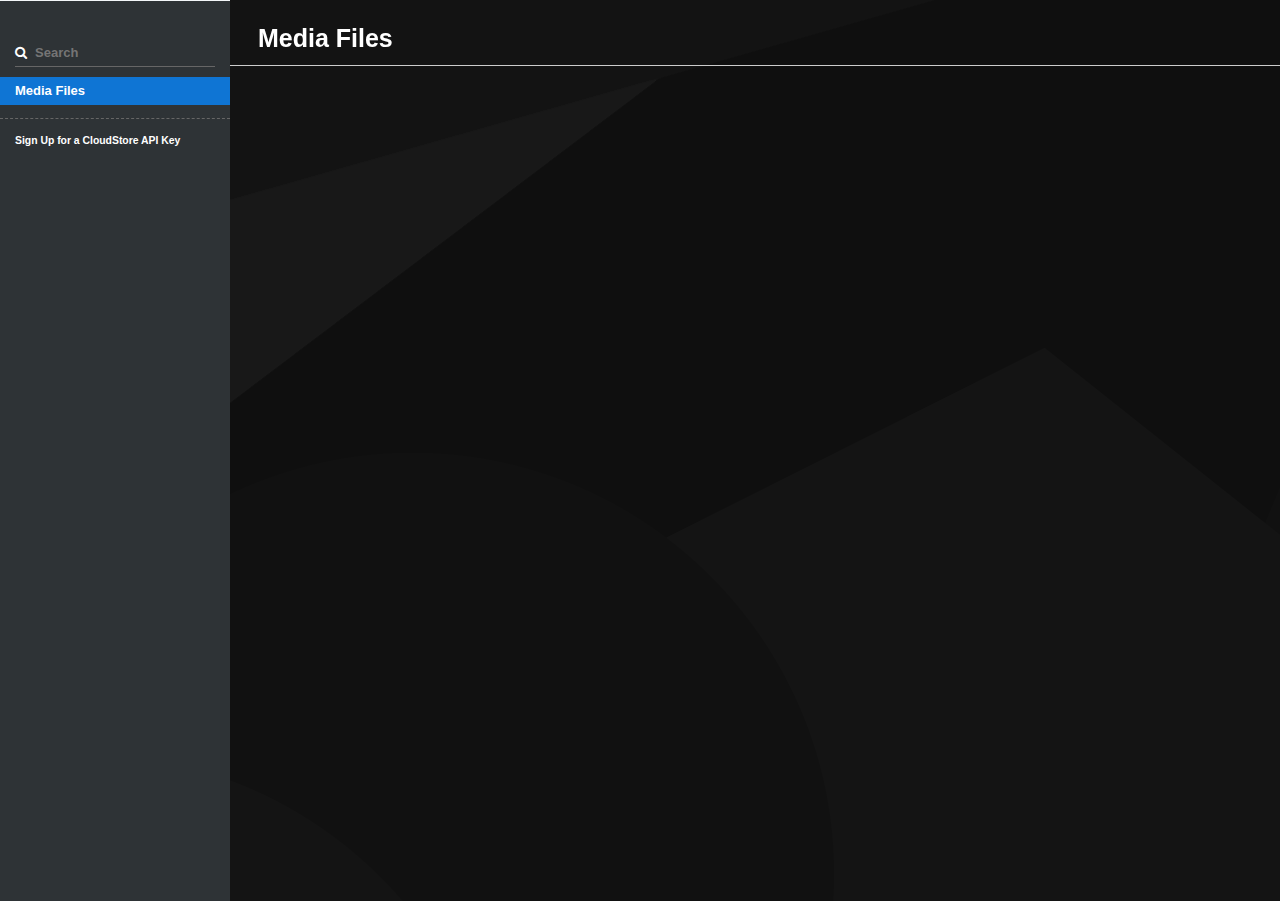
<file: docs/pages/mediafiles.html>
<!doctype html>
<html>
  <head>
    <meta charset="utf-8">
    <meta content="IE=edge,chrome=1" http-equiv="X-UA-Compatible">
    <meta name="viewport" content="width=device-width, initial-scale=1, maximum-scale=1">
    <title>enjine.io - Media files</title>

    <style media="screen">
      .highlight table td { padding: 5px; }
.highlight table pre { margin: 0; }
.highlight .gh {
  color: #999999;
}
.highlight .sr {
  color: #f6aa11;
}
.highlight .go {
  color: #888888;
}
.highlight .gp {
  color: #555555;
}
.highlight .gs {
}
.highlight .gu {
  color: #aaaaaa;
}
.highlight .nb {
  color: #f6aa11;
}
.highlight .cm {
  color: #75715e;
}
.highlight .cp {
  color: #75715e;
}
.highlight .c1 {
  color: #75715e;
}
.highlight .cs {
  color: #75715e;
}
.highlight .c, .highlight .ch, .highlight .cd, .highlight .cpf {
  color: #75715e;
}
.highlight .err {
  color: #960050;
}
.highlight .gr {
  color: #960050;
}
.highlight .gt {
  color: #960050;
}
.highlight .gd {
  color: #49483e;
}
.highlight .gi {
  color: #49483e;
}
.highlight .ge {
  color: #49483e;
}
.highlight .kc {
  color: #66d9ef;
}
.highlight .kd {
  color: #66d9ef;
}
.highlight .kr {
  color: #66d9ef;
}
.highlight .no {
  color: #66d9ef;
}
.highlight .kt {
  color: #66d9ef;
}
.highlight .mf {
  color: #ae81ff;
}
.highlight .mh {
  color: #ae81ff;
}
.highlight .il {
  color: #ae81ff;
}
.highlight .mi {
  color: #ae81ff;
}
.highlight .mo {
  color: #ae81ff;
}
.highlight .m, .highlight .mb, .highlight .mx {
  color: #ae81ff;
}
.highlight .sc {
  color: #ae81ff;
}
.highlight .se {
  color: #ae81ff;
}
.highlight .ss {
  color: #ae81ff;
}
.highlight .sd {
  color: #e6db74;
}
.highlight .s2 {
  color: #e6db74;
}
.highlight .sb {
  color: #e6db74;
}
.highlight .sh {
  color: #e6db74;
}
.highlight .si {
  color: #e6db74;
}
.highlight .sx {
  color: #e6db74;
}
.highlight .s1 {
  color: #e6db74;
}
.highlight .s, .highlight .sa, .highlight .dl {
  color: #e6db74;
}
.highlight .na {
  color: #a6e22e;
}
.highlight .nc {
  color: #a6e22e;
}
.highlight .nd {
  color: #a6e22e;
}
.highlight .ne {
  color: #a6e22e;
}
.highlight .nf, .highlight .fm {
  color: #a6e22e;
}
.highlight .vc {
  color: #ffffff;
}
.highlight .nn {
  color: #ffffff;
}
.highlight .ni {
  color: #ffffff;
}
.highlight .bp {
  color: #ffffff;
}
.highlight .vg {
  color: #ffffff;
}
.highlight .vi {
  color: #ffffff;
}
.highlight .nv, .highlight .vm {
  color: #ffffff;
}
.highlight .w {
  color: #ffffff;
}
.highlight {
  color: #ffffff;
}
.highlight .n, .highlight .py, .highlight .nx {
  color: #ffffff;
}
.highlight .nl {
  color: #f92672;
}
.highlight .ow {
  color: #f92672;
}
.highlight .nt {
  color: #f92672;
}
.highlight .k, .highlight .kv {
  color: #f92672;
}
.highlight .kn {
  color: #f92672;
}
.highlight .kp {
  color: #f92672;
}
.highlight .o {
  color: #f92672;
}
    </style>
    <style media="print">
      * {
        -webkit-transition:none!important;
        transition:none!important;
      }
      .highlight table td { padding: 5px; }
.highlight table pre { margin: 0; }
.highlight, .highlight .w {
  color: #586e75;
}
.highlight .err {
  color: #002b36;
  background-color: #dc322f;
}
.highlight .c, .highlight .ch, .highlight .cd, .highlight .cm, .highlight .cpf, .highlight .c1, .highlight .cs {
  color: #657b83;
}
.highlight .cp {
  color: #b58900;
}
.highlight .nt {
  color: #b58900;
}
.highlight .o, .highlight .ow {
  color: #93a1a1;
}
.highlight .p, .highlight .pi {
  color: #93a1a1;
}
.highlight .gi {
  color: #859900;
}
.highlight .gd {
  color: #dc322f;
}
.highlight .gh {
  color: #268bd2;
  background-color: #002b36;
  font-weight: bold;
}
.highlight .k, .highlight .kn, .highlight .kp, .highlight .kr, .highlight .kv {
  color: #6c71c4;
}
.highlight .kc {
  color: #cb4b16;
}
.highlight .kt {
  color: #cb4b16;
}
.highlight .kd {
  color: #cb4b16;
}
.highlight .s, .highlight .sa, .highlight .sb, .highlight .sc, .highlight .dl, .highlight .sd, .highlight .s2, .highlight .sh, .highlight .sx, .highlight .s1 {
  color: #859900;
}
.highlight .sr {
  color: #2aa198;
}
.highlight .si {
  color: #d33682;
}
.highlight .se {
  color: #d33682;
}
.highlight .nn {
  color: #b58900;
}
.highlight .nc {
  color: #b58900;
}
.highlight .no {
  color: #b58900;
}
.highlight .na {
  color: #268bd2;
}
.highlight .m, .highlight .mb, .highlight .mf, .highlight .mh, .highlight .mi, .highlight .il, .highlight .mo, .highlight .mx {
  color: #859900;
}
.highlight .ss {
  color: #859900;
}
    </style>
    <link href="../stylesheets/screen-de1c7ad8.css" rel="stylesheet" media="screen" />
    <link href="../stylesheets/print-953e3353.css" rel="stylesheet" media="print" />
      <script src="../javascripts/all-7e253337.js"></script>

    <script>
      $(function() { setupCodeCopy(); });
    </script>
  </head>

  <body class="pages pages_mediafiles" data-languages="[&quot;javascript&quot;]">
    <a href="#" id="nav-button">
      <span>
        NAV
        <img src="../images/navbar-cad8cdcb.png" alt="" />
      </span>
    </a>
    <div class="toc-wrapper">
      <img src="../images/logo-bd503ead.png" class="logo" alt="" />
        <div class="lang-selector">
              <a href="#" data-language-name="javascript">javascript</a>
        </div>
        <div class="search">
          <input type="text" class="search" id="input-search" placeholder="Search">
        </div>
        <ul class="search-results"></ul>
      <ul id="toc" class="toc-list-h1">
          <li>
            <a href="#media-files" class="toc-h1 toc-link" data-title="Media Files">Media Files</a>
          </li>
      </ul>
        <ul class="toc-footer">
            <li><a href='mailto:support@droidscript.org'>Sign Up for a CloudStore API Key</a></li>
        </ul>
    </div>
    <div class="page-wrapper">
      <div class="dark-box"></div>
      <div class="content">
        <h1 id='media-files'>Media Files</h1>
      </div>
      <div class="dark-box">
          <div class="lang-selector">
                <a href="#" data-language-name="javascript">javascript</a>
          </div>
      </div>
    </div>
  </body>
</html>
</file>
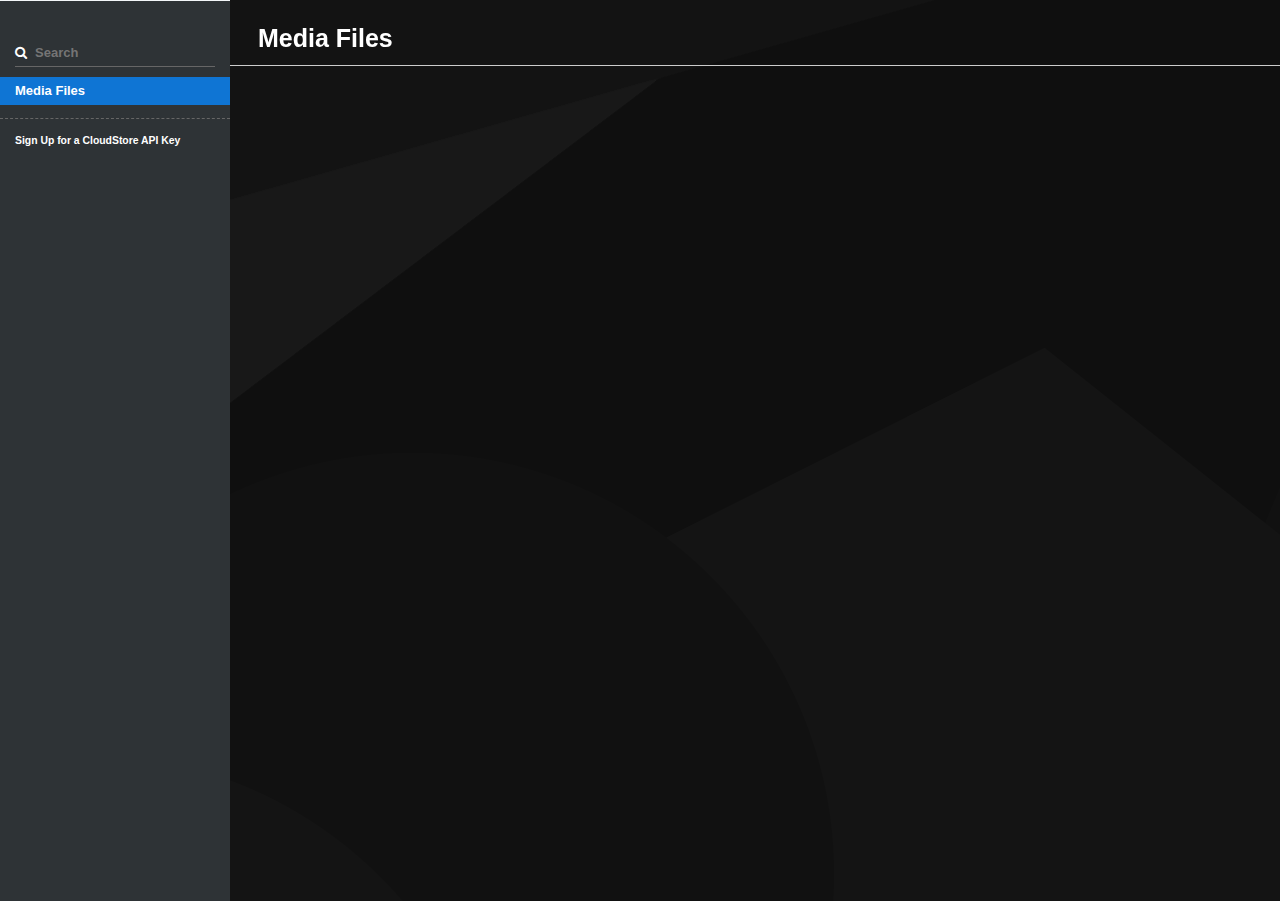
<file: docs/pages/mediafiles_old.html>
<!doctype html>
<html>
  <head>
    <meta charset="utf-8">
    <meta content="IE=edge,chrome=1" http-equiv="X-UA-Compatible">
    <meta name="viewport" content="width=device-width, initial-scale=1, maximum-scale=1">
    <title>enjine.io - Media files</title>

    <style media="screen">
      .highlight table td { padding: 5px; }
.highlight table pre { margin: 0; }
.highlight .gh {
  color: #999999;
}
.highlight .sr {
  color: #f6aa11;
}
.highlight .go {
  color: #888888;
}
.highlight .gp {
  color: #555555;
}
.highlight .gs {
}
.highlight .gu {
  color: #aaaaaa;
}
.highlight .nb {
  color: #f6aa11;
}
.highlight .cm {
  color: #75715e;
}
.highlight .cp {
  color: #75715e;
}
.highlight .c1 {
  color: #75715e;
}
.highlight .cs {
  color: #75715e;
}
.highlight .c, .highlight .ch, .highlight .cd, .highlight .cpf {
  color: #75715e;
}
.highlight .err {
  color: #960050;
}
.highlight .gr {
  color: #960050;
}
.highlight .gt {
  color: #960050;
}
.highlight .gd {
  color: #49483e;
}
.highlight .gi {
  color: #49483e;
}
.highlight .ge {
  color: #49483e;
}
.highlight .kc {
  color: #66d9ef;
}
.highlight .kd {
  color: #66d9ef;
}
.highlight .kr {
  color: #66d9ef;
}
.highlight .no {
  color: #66d9ef;
}
.highlight .kt {
  color: #66d9ef;
}
.highlight .mf {
  color: #ae81ff;
}
.highlight .mh {
  color: #ae81ff;
}
.highlight .il {
  color: #ae81ff;
}
.highlight .mi {
  color: #ae81ff;
}
.highlight .mo {
  color: #ae81ff;
}
.highlight .m, .highlight .mb, .highlight .mx {
  color: #ae81ff;
}
.highlight .sc {
  color: #ae81ff;
}
.highlight .se {
  color: #ae81ff;
}
.highlight .ss {
  color: #ae81ff;
}
.highlight .sd {
  color: #e6db74;
}
.highlight .s2 {
  color: #e6db74;
}
.highlight .sb {
  color: #e6db74;
}
.highlight .sh {
  color: #e6db74;
}
.highlight .si {
  color: #e6db74;
}
.highlight .sx {
  color: #e6db74;
}
.highlight .s1 {
  color: #e6db74;
}
.highlight .s, .highlight .sa, .highlight .dl {
  color: #e6db74;
}
.highlight .na {
  color: #a6e22e;
}
.highlight .nc {
  color: #a6e22e;
}
.highlight .nd {
  color: #a6e22e;
}
.highlight .ne {
  color: #a6e22e;
}
.highlight .nf, .highlight .fm {
  color: #a6e22e;
}
.highlight .vc {
  color: #ffffff;
}
.highlight .nn {
  color: #ffffff;
}
.highlight .ni {
  color: #ffffff;
}
.highlight .bp {
  color: #ffffff;
}
.highlight .vg {
  color: #ffffff;
}
.highlight .vi {
  color: #ffffff;
}
.highlight .nv, .highlight .vm {
  color: #ffffff;
}
.highlight .w {
  color: #ffffff;
}
.highlight {
  color: #ffffff;
}
.highlight .n, .highlight .py, .highlight .nx {
  color: #ffffff;
}
.highlight .nl {
  color: #f92672;
}
.highlight .ow {
  color: #f92672;
}
.highlight .nt {
  color: #f92672;
}
.highlight .k, .highlight .kv {
  color: #f92672;
}
.highlight .kn {
  color: #f92672;
}
.highlight .kp {
  color: #f92672;
}
.highlight .o {
  color: #f92672;
}
    </style>
    <style media="print">
      * {
        -webkit-transition:none!important;
        transition:none!important;
      }
      .highlight table td { padding: 5px; }
.highlight table pre { margin: 0; }
.highlight, .highlight .w {
  color: #586e75;
}
.highlight .err {
  color: #002b36;
  background-color: #dc322f;
}
.highlight .c, .highlight .ch, .highlight .cd, .highlight .cm, .highlight .cpf, .highlight .c1, .highlight .cs {
  color: #657b83;
}
.highlight .cp {
  color: #b58900;
}
.highlight .nt {
  color: #b58900;
}
.highlight .o, .highlight .ow {
  color: #93a1a1;
}
.highlight .p, .highlight .pi {
  color: #93a1a1;
}
.highlight .gi {
  color: #859900;
}
.highlight .gd {
  color: #dc322f;
}
.highlight .gh {
  color: #268bd2;
  background-color: #002b36;
  font-weight: bold;
}
.highlight .k, .highlight .kn, .highlight .kp, .highlight .kr, .highlight .kv {
  color: #6c71c4;
}
.highlight .kc {
  color: #cb4b16;
}
.highlight .kt {
  color: #cb4b16;
}
.highlight .kd {
  color: #cb4b16;
}
.highlight .s, .highlight .sa, .highlight .sb, .highlight .sc, .highlight .dl, .highlight .sd, .highlight .s2, .highlight .sh, .highlight .sx, .highlight .s1 {
  color: #859900;
}
.highlight .sr {
  color: #2aa198;
}
.highlight .si {
  color: #d33682;
}
.highlight .se {
  color: #d33682;
}
.highlight .nn {
  color: #b58900;
}
.highlight .nc {
  color: #b58900;
}
.highlight .no {
  color: #b58900;
}
.highlight .na {
  color: #268bd2;
}
.highlight .m, .highlight .mb, .highlight .mf, .highlight .mh, .highlight .mi, .highlight .il, .highlight .mo, .highlight .mx {
  color: #859900;
}
.highlight .ss {
  color: #859900;
}
    </style>
    <link href="../stylesheets/screen-4089f16a.css" rel="stylesheet" media="screen" />
    <link href="../stylesheets/print-953e3353.css" rel="stylesheet" media="print" />
      <script src="../javascripts/all-7e253337.js"></script>

    <script>
      $(function() { setupCodeCopy(); });
    </script>
  </head>

  <body class="pages pages_mediafiles" data-languages="[&quot;javascript&quot;]">
    <a href="#" id="nav-button">
      <span>
        NAV
        <img src="../images/navbar-cad8cdcb.png" alt="" />
      </span>
    </a>
    <div class="toc-wrapper">
      <img src="../images/logo-bd503ead.png" class="logo" alt="" />
        <div class="lang-selector">
              <a href="#" data-language-name="javascript">javascript</a>
        </div>
        <div class="search">
          <input type="text" class="search" id="input-search" placeholder="Search">
        </div>
        <ul class="search-results"></ul>
      <ul id="toc" class="toc-list-h1">
          <li>
            <a href="#media-files" class="toc-h1 toc-link" data-title="Media Files">Media Files</a>
          </li>
      </ul>
        <ul class="toc-footer">
            <li><a href='mailto:support@droidscript.org'>Sign Up for a CloudStore API Key</a></li>
        </ul>
    </div>
    <div class="page-wrapper">
      <div class="dark-box"></div>
      <div class="content">
        <h1 id='media-files'>Media Files</h1>
      </div>
      <div class="dark-box">
          <div class="lang-selector">
                <a href="#" data-language-name="javascript">javascript</a>
          </div>
      </div>
    </div>
  </body>
</html>
</file>
<file: docs/stylesheets/screen-de1c7ad8.css>
/*! normalize.css v3.0.2 | MIT License | git.io/normalize */html{font-family:sans-serif;-ms-text-size-adjust:100%;-webkit-text-size-adjust:100%}body{margin:0}article,aside,details,figcaption,figure,footer,header,hgroup,main,menu,nav,section,summary{display:block}audio,canvas,progress,video{display:inline-block;vertical-align:baseline}audio:not([controls]){display:none;height:0}[hidden],template{display:none}a{background-color:transparent}a:active,a:hover{outline:0}abbr[title]{border-bottom:1px dotted}b,strong{font-weight:bold}dfn{font-style:italic}h1{font-size:2em;margin:0.67em 0}mark{background:#ff0;color:#000}small{font-size:80%}sub,sup{font-size:75%;line-height:0;position:relative;vertical-align:baseline}sup{top:-0.5em}sub{bottom:-0.25em}img{border:0}svg:not(:root){overflow:hidden}figure{margin:1em 40px}hr{-webkit-box-sizing:content-box;box-sizing:content-box;height:0}pre{overflow:auto}code,kbd,pre,samp{font-family:monospace, monospace;font-size:1em}button,input,optgroup,select,textarea{color:inherit;font:inherit;margin:0}button{overflow:visible}button,select{text-transform:none}button,html input[type="button"],input[type="reset"],input[type="submit"]{-webkit-appearance:button;cursor:pointer}button[disabled],html input[disabled]{cursor:default}button::-moz-focus-inner,input::-moz-focus-inner{border:0;padding:0}input{line-height:normal}input[type="checkbox"],input[type="radio"]{-webkit-box-sizing:border-box;box-sizing:border-box;padding:0}input[type="number"]::-webkit-inner-spin-button,input[type="number"]::-webkit-outer-spin-button{height:auto}input[type="search"]{-webkit-appearance:textfield;-webkit-box-sizing:content-box;box-sizing:content-box}input[type="search"]::-webkit-search-cancel-button,input[type="search"]::-webkit-search-decoration{-webkit-appearance:none}fieldset{border:1px solid #c0c0c0;margin:0 2px;padding:0.35em 0.625em 0.75em}legend{border:0;padding:0}textarea{overflow:auto}optgroup{font-weight:bold}table{border-collapse:collapse;border-spacing:0}td,th{padding:0}.content h1,.content h2,.content h3,.content h4,.content h5,.content h6,html,body{font-family:-apple-system, BlinkMacSystemFont, "Segoe UI", Roboto, Helvetica, Arial, sans-serif, "Apple Color Emoji", "Segoe UI Emoji", "Segoe UI Symbol";font-size:14px}.content h1,.content h2,.content h3,.content h4,.content h5,.content h6{font-weight:bold}.content code,.content pre{font-family:Consolas, Menlo, Monaco, "Lucida Console", "Liberation Mono", "DejaVu Sans Mono", "Bitstream Vera Sans Mono", "Courier New", monospace, serif;font-size:12px;line-height:1.5}.content code{word-break:break-all;-webkit-hyphens:auto;-ms-hyphens:auto;hyphens:auto}@font-face{font-family:'slate';src:url(../fonts/slate-cfc9d06b.eot?-syv14m);src:url(../fonts/slate-cfc9d06b.eot?#iefix-syv14m) format("embedded-opentype"),url(../fonts/slate.woff2?-syv14m) format("woff2"),url(../fonts/slate.woff?-syv14m) format("woff"),url(../fonts/slate-7b7da4fe.ttf?-syv14m) format("truetype"),url(../fonts/slate-e55b8307.svg?-syv14m#slate) format("svg");font-weight:normal;font-style:normal}.content aside.warning:before,.content aside.notice:before,.notice-right:before,.content aside.success:before,.toc-wrapper>.search:before{font-family:'slate';speak:none;font-style:normal;font-weight:normal;font-variant:normal;text-transform:none;line-height:1}.content aside.warning:before{content:"\e600"}.content aside.notice:before,.notice-right:before{content:"\e602"}.content aside.success:before{content:"\e606"}.toc-wrapper>.search:before{content:"\e607"}html,body{color:#333;padding:0;margin:0;-webkit-font-smoothing:antialiased;-moz-osx-font-smoothing:grayscale;background-color:#F3F7F9;height:100%;-webkit-text-size-adjust:none}#toc>ul>li>a>span{float:right;background-color:#2484FF;border-radius:40px;width:20px}.toc-wrapper{-webkit-transition:left 0.3s ease-in-out;transition:left 0.3s ease-in-out;overflow-y:auto;overflow-x:hidden;position:fixed;z-index:30;top:0;left:0;bottom:0;width:230px;background-color:#2E3336;font-size:13px;font-weight:bold}.toc-wrapper .lang-selector{display:none}.toc-wrapper .lang-selector a{padding-top:0.5em;padding-bottom:0.5em}.toc-wrapper .logo{display:block;max-width:70%;margin-bottom:0px;margin-left:auto;margin-right:auto}.toc-wrapper>.search{position:relative}.toc-wrapper>.search input{background:#2E3336;border-width:0 0 1px 0;border-color:#666;padding:6px 0 6px 20px;-webkit-box-sizing:border-box;box-sizing:border-box;margin:10px 15px;width:200px;outline:none;color:#fff;border-radius:0}.toc-wrapper>.search:before{position:absolute;top:17px;left:15px;color:#fff}.toc-wrapper .search-results{margin-top:0;-webkit-box-sizing:border-box;box-sizing:border-box;height:0;overflow-y:auto;overflow-x:hidden;-webkit-transition-property:height, margin;transition-property:height, margin;-webkit-transition-duration:180ms;transition-duration:180ms;-webkit-transition-timing-function:ease-in-out;transition-timing-function:ease-in-out;background:#1E2224}.toc-wrapper .search-results.visible{height:30%;margin-bottom:1em}.toc-wrapper .search-results li{margin:1em 15px;line-height:1}.toc-wrapper .search-results a{color:#fff;text-decoration:none}.toc-wrapper .search-results a:hover{text-decoration:underline}.toc-wrapper ul,.toc-wrapper li{list-style:none;margin:0;padding:0;line-height:28px}.toc-wrapper li{color:#fff;-webkit-transition-property:background;transition-property:background;-webkit-transition-timing-function:linear;transition-timing-function:linear;-webkit-transition-duration:200ms;transition-duration:200ms}.toc-wrapper .toc-link.active{background-color:#0F75D4;color:#fff}.toc-wrapper .toc-link.active-parent{background-color:#1E2224;color:#fff}.toc-wrapper .toc-list-h2{display:none;background-color:#1E2224;font-weight:500}.toc-wrapper .toc-h2{padding-left:25px;font-size:12px}.toc-wrapper .toc-footer{padding:1em 0;margin-top:1em;border-top:1px dashed #666}.toc-wrapper .toc-footer li,.toc-wrapper .toc-footer a{color:#fff;text-decoration:none}.toc-wrapper .toc-footer a:hover{text-decoration:underline}.toc-wrapper .toc-footer li{font-size:0.8em;line-height:1.7;text-decoration:none}.toc-link,.toc-footer li{padding:0 15px 0 15px;display:block;overflow-x:hidden;white-space:nowrap;text-overflow:ellipsis;text-decoration:none;color:#fff;-webkit-transition-property:background;transition-property:background;-webkit-transition-timing-function:linear;transition-timing-function:linear;-webkit-transition-duration:130ms;transition-duration:130ms}#nav-button{padding:0 1.5em 5em 0;display:none;position:fixed;top:0;left:0;z-index:100;color:#000;text-decoration:none;font-weight:bold;opacity:0.7;line-height:16px;-webkit-transition:left 0.3s ease-in-out;transition:left 0.3s ease-in-out}#nav-button span{display:block;padding:6px 6px 6px;background-color:rgba(243,247,249,0.7);-webkit-transform-origin:0 0;transform-origin:0 0;-webkit-transform:rotate(-90deg) translate(-100%, 0);transform:rotate(-90deg) translate(-100%, 0);border-radius:0 0 0 5px}#nav-button img{height:16px;vertical-align:bottom}#nav-button:hover{opacity:1}#nav-button.open{left:230px}.page-wrapper{margin-left:230px;position:relative;z-index:10;background-color:#F3F7F9;min-height:100%;padding-bottom:1px}.page-wrapper .dark-box{width:50%;background-color:#2E3336;position:absolute;right:0;top:0;bottom:0}.page-wrapper .lang-selector{position:fixed;z-index:50;border-bottom:5px solid #2E3336}.lang-selector{display:flex;background-color:#1E2224;width:100%;font-weight:bold;overflow-x:auto}.lang-selector a{display:inline;color:#fff;text-decoration:none;padding:0 10px;line-height:30px;outline:0}.lang-selector a:active,.lang-selector a:focus{background-color:#111;color:#fff}.lang-selector a.active{background-color:#2E3336;color:#fff}.lang-selector:after{content:'';clear:both;display:block}.content{-webkit-transform:translateZ(0);position:relative;z-index:30;background-color:#F3F7F9}.content:after{content:'';display:block;clear:both}.content>h1,.content>h2,.content>h3,.content>h4,.content>h5,.content>h6,.content>p,.content>table,.content>ul,.content>ol,.content>aside,.content>dl{margin-right:50%;padding:0 28px;-webkit-box-sizing:border-box;box-sizing:border-box;display:block;color:#333}.content>ul,.content>ol{padding-left:43px}.content>h1,.content>h2,.content>div{clear:both}.content h1{font-size:25px;padding-top:0.5em;padding-bottom:0.5em;margin-bottom:21px;margin-top:2em;border-top:1px solid #ccc;border-bottom:1px solid #ccc;background-color:#2E3336}.content h1:first-child,.content div:first-child+h1{border-top-width:0;margin-top:0}.content h2{font-size:19px;margin-top:4em;margin-bottom:0;border-top:1px solid #ccc;padding-top:1.2em;padding-bottom:1.2em}.content h1+h2,.content h1+div+h2{margin-top:-21px;border-top:none}.content h3,.content h4,.content h5,.content h6{font-size:15px;margin-top:2.5em;margin-bottom:0.8em}.content h4,.content h5,.content h6{font-size:10px}.content hr{margin:2em 0;border-top:2px solid #2E3336;border-bottom:2px solid #F3F7F9}.content table{margin-bottom:1em;overflow:auto}.content table th,.content table td{text-align:left;vertical-align:top;line-height:1.6}.content table th code,.content table td code{white-space:nowrap}.content table th{padding:5px 10px;border-bottom:1px solid #ccc;vertical-align:bottom}.content table td{padding:10px}.content table tr:last-child{border-bottom:1px solid #ccc}.content table tr:nth-child(odd)>td{background-color:white}.content table tr:nth-child(even)>td{background-color:#fbfcfd}.content dt{font-weight:bold}.content dd{margin-left:15px}.content p,.content li,.content dt,.content dd{line-height:1.6;margin-top:0}.content img{max-width:100%}.content code{background-color:rgba(0,0,0,0.05);padding:3px;border-radius:3px}.content pre>code{background-color:transparent;padding:0}.content aside{padding-top:1em;padding-bottom:1em;margin-top:1.5em;margin-bottom:1.5em;background:#8fbcd4;line-height:1.6}.content aside.warning{background-color:#c97a7e}.content aside.success{background-color:#6ac174}.content aside:before{vertical-align:middle;padding-right:0.5em;font-size:14px}.content .search-highlight{padding:2px;margin:-3px;border-radius:4px;border:1px solid #F7E633;background:-webkit-gradient(linear, right bottom, left top, from(#F7E633), to(#F1D32F));background:linear-gradient(to top left, #F7E633 0%, #F1D32F 100%)}.content>div.highlight{clear:none}.content pre,.content blockquote{background-color:#1E2224;color:#fff;margin:0;width:50%;float:right;clear:right;-webkit-box-sizing:border-box;box-sizing:border-box}.content pre>p,.content blockquote>p{margin:0}.content pre a,.content blockquote a{color:#fff;text-decoration:none;border-bottom:dashed 1px #ccc}.content pre{padding-top:2em;padding-bottom:2em;padding:2em 28px}.content blockquote>p{background-color:#191D1F;padding:13px 2em;color:#eee}@media (max-width: 930px){.toc-wrapper{left:-230px}.toc-wrapper.open{left:0}.page-wrapper{margin-left:0}#nav-button{display:block}.toc-link{padding-top:0.3em;padding-bottom:0.3em}}@media (max-width: 700px){.dark-box{display:none}.content>h1,.content>h2,.content>h3,.content>h4,.content>h5,.content>h6,.content>p,.content>table,.content>ul,.content>ol,.content>aside,.content>dl{margin-right:0}.toc-wrapper .lang-selector{display:block}.page-wrapper .lang-selector{display:none}.content pre,.content blockquote{width:auto;float:none}.content>pre+h1,.content>blockquote+h1,.content>pre+h2,.content>blockquote+h2,.content>pre+h3,.content>blockquote+h3,.content>pre+h4,.content>blockquote+h4,.content>pre+h5,.content>blockquote+h5,.content>pre+h6,.content>blockquote+h6,.content>pre+p,.content>blockquote+p,.content>pre+table,.content>blockquote+table,.content>pre+ul,.content>blockquote+ul,.content>pre+ol,.content>blockquote+ol,.content>pre+aside,.content>blockquote+aside,.content>pre+dl,.content>blockquote+dl{margin-top:28px}}.highlight .c,.highlight .cm,.highlight .c1,.highlight .cs{color:#909090}.highlight,.highlight .w{background-color:#1E2224}.copy-clipboard{float:right;fill:#9DAAB6;cursor:pointer;opacity:0.4;height:18px;width:18px}.copy-clipboard:hover{opacity:0.8}.logo{display:none !important}.notice-right{background-color:#1f75d4 !important;padding-left:1rem;padding-right:1rem}.content{padding-top:.8rem}.content,td{background-color:inherit !important}.content>h1,.content>h2,.content>h3,.content>h4,.content>h5,.content>h6,.content>p,.content>table,.content>ul,.content>ol,.content>aside,.content>dl{margin-right:0 !important;background-color:inherit !important;color:#fff !important}.content>h1,.content>h2,.content>h3,.content>h4{margin-top:2rem}.content p{margin-top:1rem}.content pre,.content blockquote{width:100% !important;float:none !important}.content a{color:#0F75D4 !important}.content code{background-color:rgba(0,0,0,0.25)}.highlight .o,.highlight .k,.highlight .err{color:#ffffff}.content table td{padding:5px 10px}.page-wrapper{background:url(../images/bg-0026357a.png) 0 0 repeat}.page-wrapper .dark-box{display:none}.toc-wrapper .toc-link.active-parent,.toc-wrapper .toc-list-h2{background-color:inherit}#img-overview{width:80%;margin:0 auto 1rem auto}@media (min-width: 700px){div.highlight{margin:0 2rem}.content blockquote{display:inline-block;background-color:transparent !important;margin-left:2rem !important;margin-right:2rem !important;width:auto !important}#img-overview{width:40%;margin:0 0 1.5rem 1rem}.toc-wrapper{padding-top:2rem}}
</file>
<file: docs/stylesheets/print-953e3353.css>
/*! normalize.css v3.0.2 | MIT License | git.io/normalize */html{font-family:sans-serif;-ms-text-size-adjust:100%;-webkit-text-size-adjust:100%}body{margin:0}article,aside,details,figcaption,figure,footer,header,hgroup,main,menu,nav,section,summary{display:block}audio,canvas,progress,video{display:inline-block;vertical-align:baseline}audio:not([controls]){display:none;height:0}[hidden],template{display:none}a{background-color:transparent}a:active,a:hover{outline:0}abbr[title]{border-bottom:1px dotted}b,strong{font-weight:bold}dfn{font-style:italic}h1{font-size:2em;margin:0.67em 0}mark{background:#ff0;color:#000}small{font-size:80%}sub,sup{font-size:75%;line-height:0;position:relative;vertical-align:baseline}sup{top:-0.5em}sub{bottom:-0.25em}img{border:0}svg:not(:root){overflow:hidden}figure{margin:1em 40px}hr{-webkit-box-sizing:content-box;box-sizing:content-box;height:0}pre{overflow:auto}code,kbd,pre,samp{font-family:monospace, monospace;font-size:1em}button,input,optgroup,select,textarea{color:inherit;font:inherit;margin:0}button{overflow:visible}button,select{text-transform:none}button,html input[type="button"],input[type="reset"],input[type="submit"]{-webkit-appearance:button;cursor:pointer}button[disabled],html input[disabled]{cursor:default}button::-moz-focus-inner,input::-moz-focus-inner{border:0;padding:0}input{line-height:normal}input[type="checkbox"],input[type="radio"]{-webkit-box-sizing:border-box;box-sizing:border-box;padding:0}input[type="number"]::-webkit-inner-spin-button,input[type="number"]::-webkit-outer-spin-button{height:auto}input[type="search"]{-webkit-appearance:textfield;-webkit-box-sizing:content-box;box-sizing:content-box}input[type="search"]::-webkit-search-cancel-button,input[type="search"]::-webkit-search-decoration{-webkit-appearance:none}fieldset{border:1px solid #c0c0c0;margin:0 2px;padding:0.35em 0.625em 0.75em}legend{border:0;padding:0}textarea{overflow:auto}optgroup{font-weight:bold}table{border-collapse:collapse;border-spacing:0}td,th{padding:0}.content h1,.content h2,.content h3,.content h4,body{font-family:-apple-system, BlinkMacSystemFont, "Segoe UI", Roboto, Helvetica, Arial, sans-serif, "Apple Color Emoji", "Segoe UI Emoji", "Segoe UI Symbol";font-size:14px}.content h1,.content h2,.content h3,.content h4{font-weight:bold}.content pre,.content code{font-family:Consolas, Menlo, Monaco, "Lucida Console", "Liberation Mono", "DejaVu Sans Mono", "Bitstream Vera Sans Mono", "Courier New", monospace, serif;font-size:12px;line-height:1.5}.content pre,.content code{word-break:break-all;-webkit-hyphens:auto;-ms-hyphens:auto;hyphens:auto}@font-face{font-family:'slate';src:url(../fonts/slate-cfc9d06b.eot?-syv14m);src:url(../fonts/slate-cfc9d06b.eot?#iefix-syv14m) format("embedded-opentype"),url(../fonts/slate.woff2?-syv14m) format("woff2"),url(../fonts/slate.woff?-syv14m) format("woff"),url(../fonts/slate-7b7da4fe.ttf?-syv14m) format("truetype"),url(../fonts/slate-e55b8307.svg?-syv14m#slate) format("svg");font-weight:normal;font-style:normal}.content aside.warning:before,.content aside.notice:before,.content aside.success:before{font-family:'slate';speak:none;font-style:normal;font-weight:normal;font-variant:normal;text-transform:none;line-height:1}.content aside.warning:before{content:"\e600"}.content aside.notice:before{content:"\e602"}.content aside.success:before{content:"\e606"}.tocify,.toc-footer,.lang-selector,.search,#nav-button{display:none}.tocify-wrapper>img{margin:0 auto;display:block}.content{font-size:12px}.content pre,.content code{border:1px solid #999;border-radius:5px;font-size:0.8em}.content pre code{border:0}.content pre{padding:1.3em}.content code{padding:0.2em}.content table{border:1px solid #999}.content table tr{border-bottom:1px solid #999}.content table td,.content table th{padding:0.7em}.content p{line-height:1.5}.content a{text-decoration:none;color:#000}.content h1{font-size:2.5em;padding-top:0.5em;padding-bottom:0.5em;margin-top:1em;margin-bottom:21px;border:2px solid #ccc;border-width:2px 0;text-align:center}.content h2{font-size:1.8em;margin-top:2em;border-top:2px solid #ccc;padding-top:0.8em}.content h1+h2,.content h1+div+h2{border-top:none;padding-top:0;margin-top:0}.content h3,.content h4{font-size:0.8em;margin-top:1.5em;margin-bottom:0.8em;text-transform:uppercase}.content h5,.content h6{text-transform:uppercase}.content aside{padding:1em;border:1px solid #ccc;border-radius:5px;margin-top:1.5em;margin-bottom:1.5em;line-height:1.6}.content aside:before{vertical-align:middle;padding-right:0.5em;font-size:14px}@media print{.copy-clipboard{display:none}}
</file>
<file: docs/stylesheets/screen-4089f16a.css>
/*! normalize.css v3.0.2 | MIT License | git.io/normalize */html{font-family:sans-serif;-ms-text-size-adjust:100%;-webkit-text-size-adjust:100%}body{margin:0}article,aside,details,figcaption,figure,footer,header,hgroup,main,menu,nav,section,summary{display:block}audio,canvas,progress,video{display:inline-block;vertical-align:baseline}audio:not([controls]){display:none;height:0}[hidden],template{display:none}a{background-color:transparent}a:active,a:hover{outline:0}abbr[title]{border-bottom:1px dotted}b,strong{font-weight:bold}dfn{font-style:italic}h1{font-size:2em;margin:0.67em 0}mark{background:#ff0;color:#000}small{font-size:80%}sub,sup{font-size:75%;line-height:0;position:relative;vertical-align:baseline}sup{top:-0.5em}sub{bottom:-0.25em}img{border:0}svg:not(:root){overflow:hidden}figure{margin:1em 40px}hr{-webkit-box-sizing:content-box;box-sizing:content-box;height:0}pre{overflow:auto}code,kbd,pre,samp{font-family:monospace, monospace;font-size:1em}button,input,optgroup,select,textarea{color:inherit;font:inherit;margin:0}button{overflow:visible}button,select{text-transform:none}button,html input[type="button"],input[type="reset"],input[type="submit"]{-webkit-appearance:button;cursor:pointer}button[disabled],html input[disabled]{cursor:default}button::-moz-focus-inner,input::-moz-focus-inner{border:0;padding:0}input{line-height:normal}input[type="checkbox"],input[type="radio"]{-webkit-box-sizing:border-box;box-sizing:border-box;padding:0}input[type="number"]::-webkit-inner-spin-button,input[type="number"]::-webkit-outer-spin-button{height:auto}input[type="search"]{-webkit-appearance:textfield;-webkit-box-sizing:content-box;box-sizing:content-box}input[type="search"]::-webkit-search-cancel-button,input[type="search"]::-webkit-search-decoration{-webkit-appearance:none}fieldset{border:1px solid #c0c0c0;margin:0 2px;padding:0.35em 0.625em 0.75em}legend{border:0;padding:0}textarea{overflow:auto}optgroup{font-weight:bold}table{border-collapse:collapse;border-spacing:0}td,th{padding:0}.content h1,.content h2,.content h3,.content h4,.content h5,.content h6,html,body{font-family:-apple-system, BlinkMacSystemFont, "Segoe UI", Roboto, Helvetica, Arial, sans-serif, "Apple Color Emoji", "Segoe UI Emoji", "Segoe UI Symbol";font-size:14px}.content h1,.content h2,.content h3,.content h4,.content h5,.content h6{font-weight:bold}.content code,.content pre{font-family:Consolas, Menlo, Monaco, "Lucida Console", "Liberation Mono", "DejaVu Sans Mono", "Bitstream Vera Sans Mono", "Courier New", monospace, serif;font-size:12px;line-height:1.5}.content code{word-break:break-all;-webkit-hyphens:auto;-ms-hyphens:auto;hyphens:auto}@font-face{font-family:'slate';src:url(../fonts/slate-cfc9d06b.eot?-syv14m);src:url(../fonts/slate-cfc9d06b.eot?#iefix-syv14m) format("embedded-opentype"),url(../fonts/slate.woff2?-syv14m) format("woff2"),url(../fonts/slate.woff?-syv14m) format("woff"),url(../fonts/slate-7b7da4fe.ttf?-syv14m) format("truetype"),url(../fonts/slate-e55b8307.svg?-syv14m#slate) format("svg");font-weight:normal;font-style:normal}.content aside.warning:before,.content aside.notice:before,.notice-right:before,.content aside.success:before,.toc-wrapper>.search:before{font-family:'slate';speak:none;font-style:normal;font-weight:normal;font-variant:normal;text-transform:none;line-height:1}.content aside.warning:before{content:"\e600"}.content aside.notice:before,.notice-right:before{content:"\e602"}.content aside.success:before{content:"\e606"}.toc-wrapper>.search:before{content:"\e607"}html,body{color:#333;padding:0;margin:0;-webkit-font-smoothing:antialiased;-moz-osx-font-smoothing:grayscale;background-color:#F3F7F9;height:100%;-webkit-text-size-adjust:none}#toc>ul>li>a>span{float:right;background-color:#2484FF;border-radius:40px;width:20px}.toc-wrapper{-webkit-transition:left 0.3s ease-in-out;transition:left 0.3s ease-in-out;overflow-y:auto;overflow-x:hidden;position:fixed;z-index:30;top:0;left:0;bottom:0;width:230px;background-color:#2E3336;font-size:13px;font-weight:bold}.toc-wrapper .lang-selector{display:none}.toc-wrapper .lang-selector a{padding-top:0.5em;padding-bottom:0.5em}.toc-wrapper .logo{display:block;max-width:70%;margin-bottom:0px;margin-left:auto;margin-right:auto}.toc-wrapper>.search{position:relative}.toc-wrapper>.search input{background:#2E3336;border-width:0 0 1px 0;border-color:#666;padding:6px 0 6px 20px;-webkit-box-sizing:border-box;box-sizing:border-box;margin:10px 15px;width:200px;outline:none;color:#fff;border-radius:0}.toc-wrapper>.search:before{position:absolute;top:17px;left:15px;color:#fff}.toc-wrapper .search-results{margin-top:0;-webkit-box-sizing:border-box;box-sizing:border-box;height:0;overflow-y:auto;overflow-x:hidden;-webkit-transition-property:height, margin;transition-property:height, margin;-webkit-transition-duration:180ms;transition-duration:180ms;-webkit-transition-timing-function:ease-in-out;transition-timing-function:ease-in-out;background:#1E2224}.toc-wrapper .search-results.visible{height:30%;margin-bottom:1em}.toc-wrapper .search-results li{margin:1em 15px;line-height:1}.toc-wrapper .search-results a{color:#fff;text-decoration:none}.toc-wrapper .search-results a:hover{text-decoration:underline}.toc-wrapper ul,.toc-wrapper li{list-style:none;margin:0;padding:0;line-height:28px}.toc-wrapper li{color:#fff;-webkit-transition-property:background;transition-property:background;-webkit-transition-timing-function:linear;transition-timing-function:linear;-webkit-transition-duration:200ms;transition-duration:200ms}.toc-wrapper .toc-link.active{background-color:#0F75D4;color:#fff}.toc-wrapper .toc-link.active-parent{background-color:#1E2224;color:#fff}.toc-wrapper .toc-list-h2{display:none;background-color:#1E2224;font-weight:500}.toc-wrapper .toc-h2{padding-left:25px;font-size:12px}.toc-wrapper .toc-footer{padding:1em 0;margin-top:1em;border-top:1px dashed #666}.toc-wrapper .toc-footer li,.toc-wrapper .toc-footer a{color:#fff;text-decoration:none}.toc-wrapper .toc-footer a:hover{text-decoration:underline}.toc-wrapper .toc-footer li{font-size:0.8em;line-height:1.7;text-decoration:none}.toc-link,.toc-footer li{padding:0 15px 0 15px;display:block;overflow-x:hidden;white-space:nowrap;text-overflow:ellipsis;text-decoration:none;color:#fff;-webkit-transition-property:background;transition-property:background;-webkit-transition-timing-function:linear;transition-timing-function:linear;-webkit-transition-duration:130ms;transition-duration:130ms}#nav-button{padding:0 1.5em 5em 0;display:none;position:fixed;top:0;left:0;z-index:100;color:#000;text-decoration:none;font-weight:bold;opacity:0.7;line-height:16px;-webkit-transition:left 0.3s ease-in-out;transition:left 0.3s ease-in-out}#nav-button span{display:block;padding:6px 6px 6px;background-color:rgba(243,247,249,0.7);-webkit-transform-origin:0 0;transform-origin:0 0;-webkit-transform:rotate(-90deg) translate(-100%, 0);transform:rotate(-90deg) translate(-100%, 0);border-radius:0 0 0 5px}#nav-button img{height:16px;vertical-align:bottom}#nav-button:hover{opacity:1}#nav-button.open{left:230px}.page-wrapper{margin-left:230px;position:relative;z-index:10;background-color:#F3F7F9;min-height:100%;padding-bottom:1px}.page-wrapper .dark-box{width:50%;background-color:#2E3336;position:absolute;right:0;top:0;bottom:0}.page-wrapper .lang-selector{position:fixed;z-index:50;border-bottom:5px solid #2E3336}.lang-selector{display:flex;background-color:#1E2224;width:100%;font-weight:bold;overflow-x:auto}.lang-selector a{display:inline;color:#fff;text-decoration:none;padding:0 10px;line-height:30px;outline:0}.lang-selector a:active,.lang-selector a:focus{background-color:#111;color:#fff}.lang-selector a.active{background-color:#2E3336;color:#fff}.lang-selector:after{content:'';clear:both;display:block}.content{-webkit-transform:translateZ(0);position:relative;z-index:30;background-color:#F3F7F9}.content:after{content:'';display:block;clear:both}.content>h1,.content>h2,.content>h3,.content>h4,.content>h5,.content>h6,.content>p,.content>table,.content>ul,.content>ol,.content>aside,.content>dl{margin-right:50%;padding:0 28px;-webkit-box-sizing:border-box;box-sizing:border-box;display:block;color:#333}.content>ul,.content>ol{padding-left:43px}.content>h1,.content>h2,.content>div{clear:both}.content h1{font-size:25px;padding-top:0.5em;padding-bottom:0.5em;margin-bottom:21px;margin-top:2em;border-top:1px solid #ccc;border-bottom:1px solid #ccc;background-color:#2E3336}.content h1:first-child,.content div:first-child+h1{border-top-width:0;margin-top:0}.content h2{font-size:19px;margin-top:4em;margin-bottom:0;border-top:1px solid #ccc;padding-top:1.2em;padding-bottom:1.2em}.content h1+h2,.content h1+div+h2{margin-top:-21px;border-top:none}.content h3,.content h4,.content h5,.content h6{font-size:15px;margin-top:2.5em;margin-bottom:0.8em}.content h4,.content h5,.content h6{font-size:10px}.content hr{margin:2em 0;border-top:2px solid #2E3336;border-bottom:2px solid #F3F7F9}.content table{margin-bottom:1em;overflow:auto}.content table th,.content table td{text-align:left;vertical-align:top;line-height:1.6}.content table th code,.content table td code{white-space:nowrap}.content table th{padding:5px 10px;border-bottom:1px solid #ccc;vertical-align:bottom}.content table td{padding:10px}.content table tr:last-child{border-bottom:1px solid #ccc}.content table tr:nth-child(odd)>td{background-color:white}.content table tr:nth-child(even)>td{background-color:#fbfcfd}.content dt{font-weight:bold}.content dd{margin-left:15px}.content p,.content li,.content dt,.content dd{line-height:1.6;margin-top:0}.content img{max-width:100%}.content code{background-color:rgba(0,0,0,0.05);padding:3px;border-radius:3px}.content pre>code{background-color:transparent;padding:0}.content aside{padding-top:1em;padding-bottom:1em;margin-top:1.5em;margin-bottom:1.5em;background:#8fbcd4;line-height:1.6}.content aside.warning{background-color:#c97a7e}.content aside.success{background-color:#6ac174}.content aside:before{vertical-align:middle;padding-right:0.5em;font-size:14px}.content .search-highlight{padding:2px;margin:-3px;border-radius:4px;border:1px solid #F7E633;background:-webkit-gradient(linear, right bottom, left top, from(#F7E633), to(#F1D32F));background:linear-gradient(to top left, #F7E633 0%, #F1D32F 100%)}.content>div.highlight{clear:none}.content pre,.content blockquote{background-color:#1E2224;color:#fff;margin:0;width:50%;float:right;clear:right;-webkit-box-sizing:border-box;box-sizing:border-box}.content pre>p,.content blockquote>p{margin:0}.content pre a,.content blockquote a{color:#fff;text-decoration:none;border-bottom:dashed 1px #ccc}.content pre{padding-top:2em;padding-bottom:2em;padding:2em 28px}.content blockquote>p{background-color:#191D1F;padding:13px 2em;color:#eee}@media (max-width: 930px){.toc-wrapper{left:-230px}.toc-wrapper.open{left:0}.page-wrapper{margin-left:0}#nav-button{display:block}.toc-link{padding-top:0.3em;padding-bottom:0.3em}}@media (max-width: 700px){.dark-box{display:none}.content>h1,.content>h2,.content>h3,.content>h4,.content>h5,.content>h6,.content>p,.content>table,.content>ul,.content>ol,.content>aside,.content>dl{margin-right:0}.toc-wrapper .lang-selector{display:block}.page-wrapper .lang-selector{display:none}.content pre,.content blockquote{width:auto;float:none}.content>pre+h1,.content>blockquote+h1,.content>pre+h2,.content>blockquote+h2,.content>pre+h3,.content>blockquote+h3,.content>pre+h4,.content>blockquote+h4,.content>pre+h5,.content>blockquote+h5,.content>pre+h6,.content>blockquote+h6,.content>pre+p,.content>blockquote+p,.content>pre+table,.content>blockquote+table,.content>pre+ul,.content>blockquote+ul,.content>pre+ol,.content>blockquote+ol,.content>pre+aside,.content>blockquote+aside,.content>pre+dl,.content>blockquote+dl{margin-top:28px}}.highlight .c,.highlight .cm,.highlight .c1,.highlight .cs{color:#909090}.highlight,.highlight .w{background-color:#1E2224}.copy-clipboard{float:right;fill:#9DAAB6;cursor:pointer;opacity:0.4;height:18px;width:18px}.copy-clipboard:hover{opacity:0.8}.logo{display:none !important}.notice-right{background-color:#1f75d4 !important;padding-left:1rem;padding-right:1rem}.content{padding-top:.8rem}.content,td{background-color:inherit !important}.content>h1,.content>h2,.content>h3,.content>h4,.content>h5,.content>h6,.content>p,.content>table,.content>ul,.content>ol,.content>aside,.content>dl{margin-right:0 !important;background-color:inherit !important;color:#fff !important}.content>h1,.content>h2,.content>h3,.content>h4{margin-top:2rem}.content p{margin-top:1rem}.content pre,.content blockquote{width:100% !important;float:none !important}.content a{color:#0F75D4 !important}.content code{background-color:rgba(0,0,0,0.25)}.content table td{padding:5px 10px}.page-wrapper{background:url(../images/bg-0026357a.png) 0 0 repeat}.page-wrapper .dark-box{display:none}.toc-wrapper .toc-link.active-parent,.toc-wrapper .toc-list-h2{background-color:inherit}#img-overview{width:80%;margin:0 auto 1rem auto}@media (min-width: 700px){div.highlight{margin:0 2rem}.content blockquote{display:inline-block;background-color:transparent !important;margin-left:2rem !important;margin-right:2rem !important;width:auto !important}#img-overview{width:40%;margin:0 0 1.5rem 1rem}.toc-wrapper{padding-top:2rem}}
</file>
